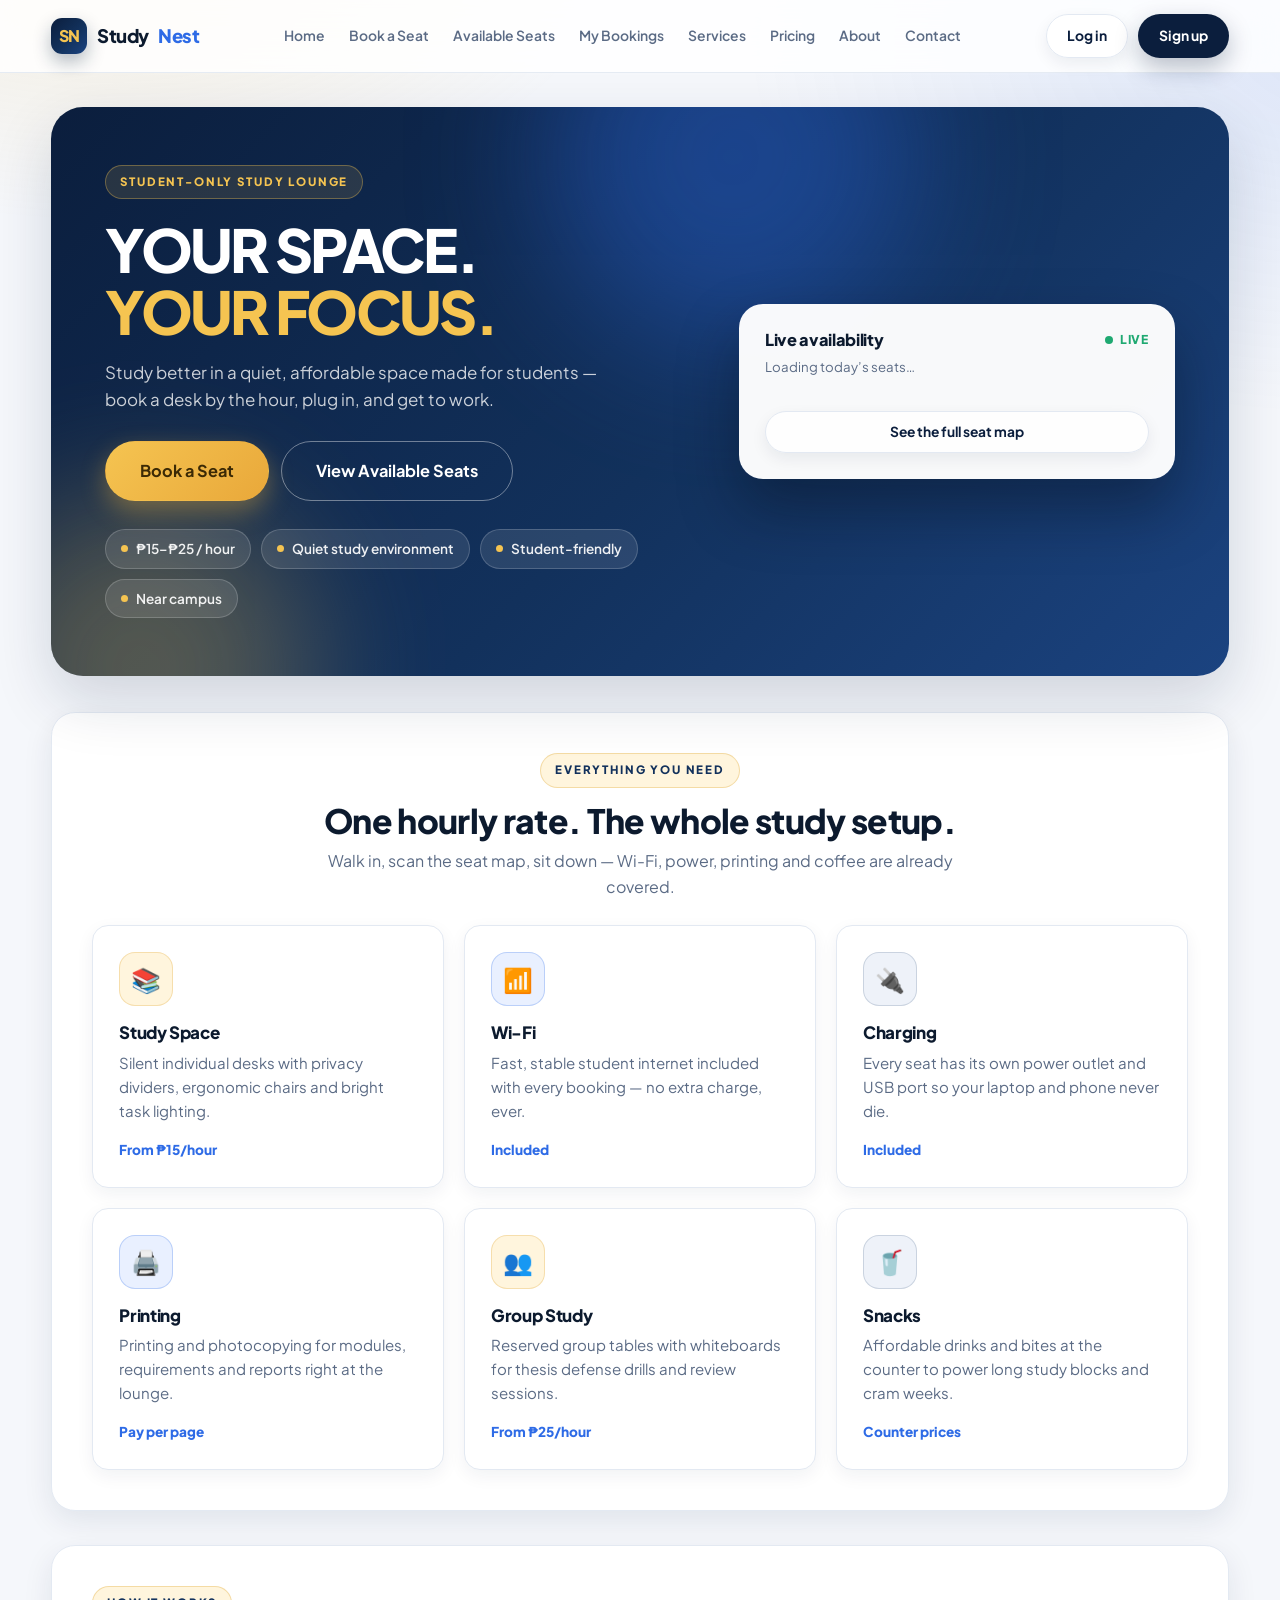
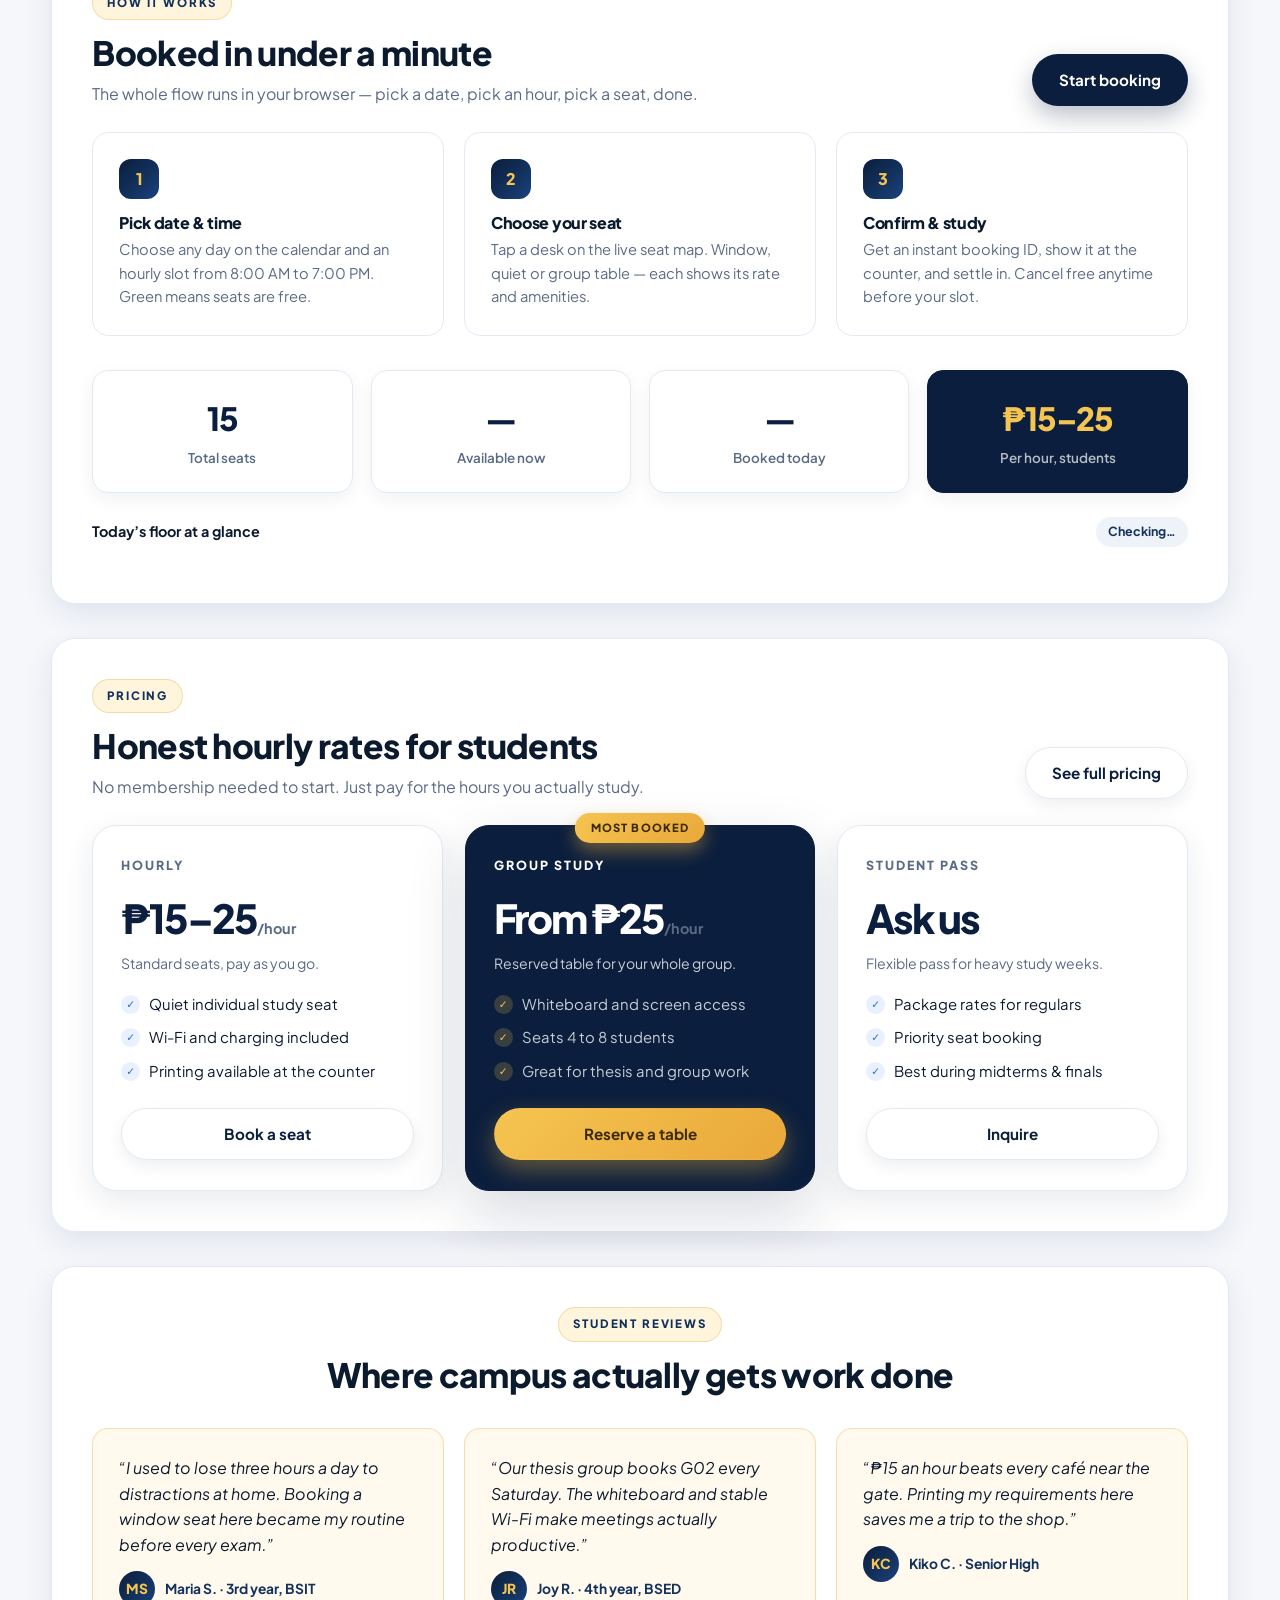
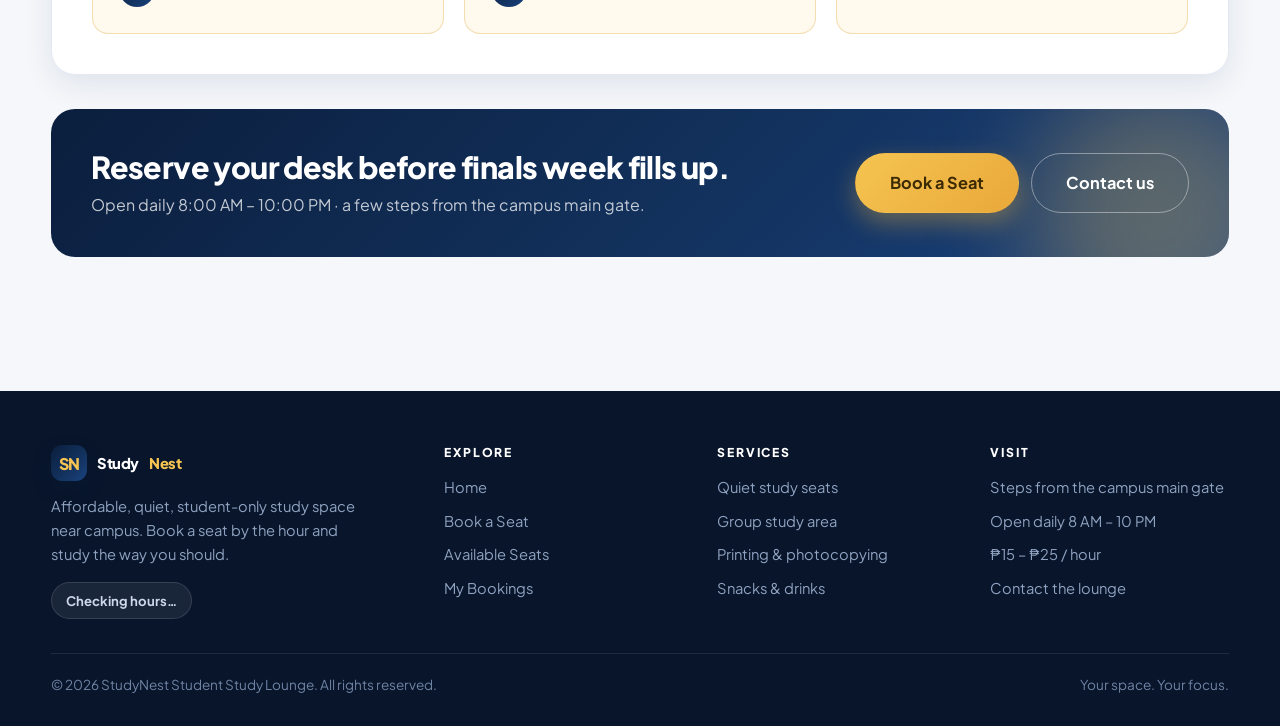
<file: AllMostBoys/index.html>
<!DOCTYPE html>
<html lang="en">
<head>
  <meta charset="UTF-8" />
  <meta name="viewport" content="width=device-width, initial-scale=1.0" />
  <title>StudyNest — Your Space. Your Focus. | Student Study Lounge Booking</title>
  <meta name="description" content="StudyNest is an affordable, student-only study lounge near campus. Book quiet study seats and group study spaces by the hour from ₱15–₱25. Wi-Fi, printing, charging and snacks included." />
  <link rel="icon" href="data:image/svg+xml,%3Csvg xmlns='http://www.w3.org/2000/svg' viewBox='0 0 64 64'%3E%3Crect width='64' height='64' rx='16' fill='%230b1e3d'/%3E%3Ctext x='32' y='42' font-family='Arial' font-size='26' font-weight='bold' fill='%23f5c451' text-anchor='middle'%3ESN%3C/text%3E%3C/svg%3E" />
  <link rel="preconnect" href="https://fonts.googleapis.com" />
  <link rel="preconnect" href="https://fonts.gstatic.com" crossorigin />
  <link href="https://fonts.googleapis.com/css2?family=Plus+Jakarta+Sans:wght@400;500;600;700;800&display=swap" rel="stylesheet" />
  <link rel="stylesheet" href="css/style.css" />
  <link rel="stylesheet" href="https://pyscript.net/releases/2026.7.3/core.css" />
  <script type="module" src="https://pyscript.net/releases/2026.7.3/core.js"></script>
</head>
<body data-page="home">

  <nav class="nav">
    <div class="container nav-inner">
      <a href="index.html" class="brand"><span class="brand-mark">SN</span>Study<span class="accent">Nest</span></a>

      <ul class="nav-links" id="nav-links">
        <li><a href="index.html" data-nav="home">Home</a></li>
        <li><a href="booking.html" data-nav="book">Book a Seat</a></li>
        <li><a href="seats.html" data-nav="seats">Available Seats</a></li>
        <li><a href="my-bookings.html" data-nav="my-bookings">My Bookings</a></li>
        <li><a href="services.html" data-nav="services">Services</a></li>
        <li><a href="pricing.html" data-nav="pricing">Pricing</a></li>
        <li><a href="about.html" data-nav="about">About</a></li>
        <li><a href="contact.html" data-nav="contact">Contact</a></li>
        <li class="mobile-cta"><a href="login.html" data-nav="login">Login / Sign Up</a></li>
      </ul>

      <div class="nav-actions" id="nav-auth">
        <a href="login.html" class="btn btn-ghost btn-sm">Log in</a>
        <a href="register.html" class="btn btn-primary btn-sm">Sign up</a>
      </div>

      <button class="nav-toggle" id="nav-toggle" type="button" aria-label="Toggle navigation" aria-expanded="false">
        <span></span><span></span><span></span>
      </button>
    </div>
  </nav>

  <header class="hero">
    <div class="container">
      <div class="hero-panel">
        <div class="hero-copy">
          <span class="eyebrow on-dark">Student-only study lounge</span>
          <h1>Your Space.<br /><span class="accent">Your Focus.</span></h1>
          <p class="hero-sub">Study better in a quiet, affordable space made for students &mdash; book a desk by the hour, plug in, and get to work.</p>

          <div class="hero-actions">
            <a href="booking.html" class="btn btn-amber btn-lg">Book a Seat</a>
            <a href="seats.html" class="btn btn-outline-light btn-lg">View Available Seats</a>
          </div>

          <div class="hero-facts">
            <span class="fact"><span class="dot"></span>&#8369;15&ndash;&#8369;25 / hour</span>
            <span class="fact"><span class="dot"></span>Quiet study environment</span>
            <span class="fact"><span class="dot"></span>Student-friendly</span>
            <span class="fact"><span class="dot"></span>Near campus</span>
          </div>
        </div>

        <aside class="hero-aside">
          <div class="hero-card">
            <div class="hero-card-head">
              <h3>Live availability</h3>
              <span class="badge-live"><span class="pulse"></span>Live</span>
            </div>
            <p class="sub" id="hero-slot-label">Loading today&rsquo;s seats&hellip;</p>
            <div id="hero-live" aria-live="polite"></div>
            <a href="seats.html" class="btn btn-ghost btn-block btn-sm mt-2">See the full seat map</a>
          </div>
        </aside>
      </div>
    </div>
  </header>

  <main class="container">

    <section class="section">
      <div class="section-card">
        <div class="section-head center">
          <div class="lead">
            <span class="eyebrow">Everything you need</span>
            <h2>One hourly rate. The whole study setup.</h2>
            <p>Walk in, scan the seat map, sit down &mdash; Wi-Fi, power, printing and coffee are already covered.</p>
          </div>
        </div>

        <div class="grid grid-3">
          <article class="card hoverable service-card">
            <div class="icon-tile">📚</div>
            <h3>Study Space</h3>
            <p>Silent individual desks with privacy dividers, ergonomic chairs and bright task lighting.</p>
            <div class="price">From ₱15/hour</div>
          </article>
          <article class="card hoverable service-card">
            <div class="icon-tile blue">📶</div>
            <h3>Wi-Fi</h3>
            <p>Fast, stable student internet included with every booking &mdash; no extra charge, ever.</p>
            <div class="price">Included</div>
          </article>
          <article class="card hoverable service-card">
            <div class="icon-tile navy">🔌</div>
            <h3>Charging</h3>
            <p>Every seat has its own power outlet and USB port so your laptop and phone never die.</p>
            <div class="price">Included</div>
          </article>
          <article class="card hoverable service-card">
            <div class="icon-tile blue">🖨️</div>
            <h3>Printing</h3>
            <p>Printing and photocopying for modules, requirements and reports right at the lounge.</p>
            <div class="price">Pay per page</div>
          </article>
          <article class="card hoverable service-card">
            <div class="icon-tile">👥</div>
            <h3>Group Study</h3>
            <p>Reserved group tables with whiteboards for thesis defense drills and review sessions.</p>
            <div class="price">From ₱25/hour</div>
          </article>
          <article class="card hoverable service-card">
            <div class="icon-tile navy">🥤</div>
            <h3>Snacks</h3>
            <p>Affordable drinks and bites at the counter to power long study blocks and cram weeks.</p>
            <div class="price">Counter prices</div>
          </article>
        </div>
      </div>
    </section>

    <section class="section">
      <div class="section-card">
        <div class="section-head">
          <div class="lead">
            <span class="eyebrow">How it works</span>
            <h2>Booked in under a minute</h2>
            <p>The whole flow runs in your browser &mdash; pick a date, pick an hour, pick a seat, done.</p>
          </div>
          <a href="booking.html" class="btn btn-primary">Start booking</a>
        </div>

        <div class="steps">
          <div class="step">
            <span class="num">1</span>
            <h3>Pick date &amp; time</h3>
            <p>Choose any day on the calendar and an hourly slot from 8:00 AM to 7:00 PM. Green means seats are free.</p>
          </div>
          <div class="step">
            <span class="num">2</span>
            <h3>Choose your seat</h3>
            <p>Tap a desk on the live seat map. Window, quiet or group table &mdash; each shows its rate and amenities.</p>
          </div>
          <div class="step">
            <span class="num">3</span>
            <h3>Confirm &amp; study</h3>
            <p>Get an instant booking ID, show it at the counter, and settle in. Cancel free anytime before your slot.</p>
          </div>
        </div>

        <div class="stat-grid mt-4" id="home-stats">
          <div class="stat-card"><span class="value" id="stat-total">15</span><span class="label">Total seats</span></div>
          <div class="stat-card"><span class="value" id="stat-available">&mdash;</span><span class="label">Available now</span></div>
          <div class="stat-card"><span class="value" id="stat-booked">&mdash;</span><span class="label">Booked today</span></div>
          <div class="stat-card accent"><span class="value">₱15&ndash;25</span><span class="label">Per hour, students</span></div>
        </div>

        <div class="mt-3">
          <div class="row between mb-2">
            <strong style="font-size:.9rem;">Today&rsquo;s floor at a glance</strong>
            <span class="pill navy" id="home-floor-label">Checking&hellip;</span>
          </div>
          <div class="chip-row" id="home-seats"></div>
        </div>
      </div>
    </section>

    <section class="section">
      <div class="section-card">
        <div class="section-head">
          <div class="lead">
            <span class="eyebrow">Pricing</span>
            <h2>Honest hourly rates for students</h2>
            <p>No membership needed to start. Just pay for the hours you actually study.</p>
          </div>
          <a href="pricing.html" class="btn btn-ghost">See full pricing</a>
        </div>

        <div class="plans">
          <div class="plan">
            <span class="plan-name">Hourly</span>
            <div class="plan-price">₱15&ndash;25<small>/hour</small></div>
            <p class="plan-desc">Standard seats, pay as you go.</p>
            <ul class="plan-list">
              <li>Quiet individual study seat</li>
              <li>Wi-Fi and charging included</li>
              <li>Printing available at the counter</li>
            </ul>
            <a href="booking.html" class="btn btn-ghost btn-block">Book a seat</a>
          </div>

          <div class="plan featured">
            <span class="plan-flag">Most booked</span>
            <span class="plan-name">Group Study</span>
            <div class="plan-price">From ₱25<small>/hour</small></div>
            <p class="plan-desc">Reserved table for your whole group.</p>
            <ul class="plan-list">
              <li>Whiteboard and screen access</li>
              <li>Seats 4 to 8 students</li>
              <li>Great for thesis and group work</li>
            </ul>
            <a href="booking.html" class="btn btn-amber btn-block">Reserve a table</a>
          </div>

          <div class="plan">
            <span class="plan-name">Student Pass</span>
            <div class="plan-price">Ask us</div>
            <p class="plan-desc">Flexible pass for heavy study weeks.</p>
            <ul class="plan-list">
              <li>Package rates for regulars</li>
              <li>Priority seat booking</li>
              <li>Best during midterms &amp; finals</li>
            </ul>
            <a href="contact.html" class="btn btn-ghost btn-block">Inquire</a>
          </div>
        </div>
      </div>
    </section>

    <section class="section">
      <div class="section-card">
        <div class="section-head center">
          <div class="lead">
            <span class="eyebrow">Student reviews</span>
            <h2>Where campus actually gets work done</h2>
          </div>
        </div>
        <div class="grid grid-3">
          <div class="quote">
            <p>&ldquo;I used to lose three hours a day to distractions at home. Booking a window seat here became my routine before every exam.&rdquo;</p>
            <div class="who"><span class="av">MS</span> Maria S. &middot; 3rd year, BSIT</div>
          </div>
          <div class="quote">
            <p>&ldquo;Our thesis group books G02 every Saturday. The whiteboard and stable Wi-Fi make meetings actually productive.&rdquo;</p>
            <div class="who"><span class="av">JR</span> Joy R. &middot; 4th year, BSED</div>
          </div>
          <div class="quote">
            <p>&ldquo;₱15 an hour beats every café near the gate. Printing my requirements here saves me a trip to the shop.&rdquo;</p>
            <div class="who"><span class="av">KC</span> Kiko C. &middot; Senior High</div>
          </div>
        </div>
      </div>
    </section>

    <section class="section">
      <div class="cta-band">
        <div>
          <h2>Reserve your desk before finals week fills up.</h2>
          <p>Open daily 8:00 AM &ndash; 10:00 PM &middot; a few steps from the campus main gate.</p>
        </div>
        <div class="cta-actions">
          <a href="booking.html" class="btn btn-amber btn-lg">Book a Seat</a>
          <a href="contact.html" class="btn btn-outline-light btn-lg">Contact us</a>
        </div>
      </div>
    </section>

  </main>

  <footer class="footer">
    <div class="container footer-grid">
      <div class="footer-brand">
        <a href="index.html" class="brand"><span class="brand-mark">SN</span>Study<span class="accent">Nest</span></a>
        <p>Affordable, quiet, student-only study space near campus. Book a seat by the hour and study the way you should.</p>
        <span class="footer-status js-status">Checking hours&hellip;</span>
      </div>

      <div class="footer-col">
        <h4>Explore</h4>
        <ul>
          <li><a href="index.html">Home</a></li>
          <li><a href="booking.html">Book a Seat</a></li>
          <li><a href="seats.html">Available Seats</a></li>
          <li><a href="my-bookings.html">My Bookings</a></li>
        </ul>
      </div>

      <div class="footer-col">
        <h4>Services</h4>
        <ul>
          <li><a href="services.html">Quiet study seats</a></li>
          <li><a href="services.html">Group study area</a></li>
          <li><a href="services.html">Printing &amp; photocopying</a></li>
          <li><a href="services.html">Snacks &amp; drinks</a></li>
        </ul>
      </div>

      <div class="footer-col">
        <h4>Visit</h4>
        <ul>
          <li>Steps from the campus main gate</li>
          <li>Open daily 8 AM &ndash; 10 PM</li>
          <li>&#8369;15 &ndash; &#8369;25 / hour</li>
          <li><a href="contact.html">Contact the lounge</a></li>
        </ul>
      </div>
    </div>

    <div class="container footer-bottom">
      <p>&copy; 2026 StudyNest Student Study Lounge. All rights reserved.</p>
      <p>Your space. Your focus.</p>
    </div>
  </footer>

  <div class="toast-host"></div>
  <div class="modal-root"></div>

  <script type="py" src="./py/main.py" config="./pyscript.json"></script>
</body>
</html>
</file>
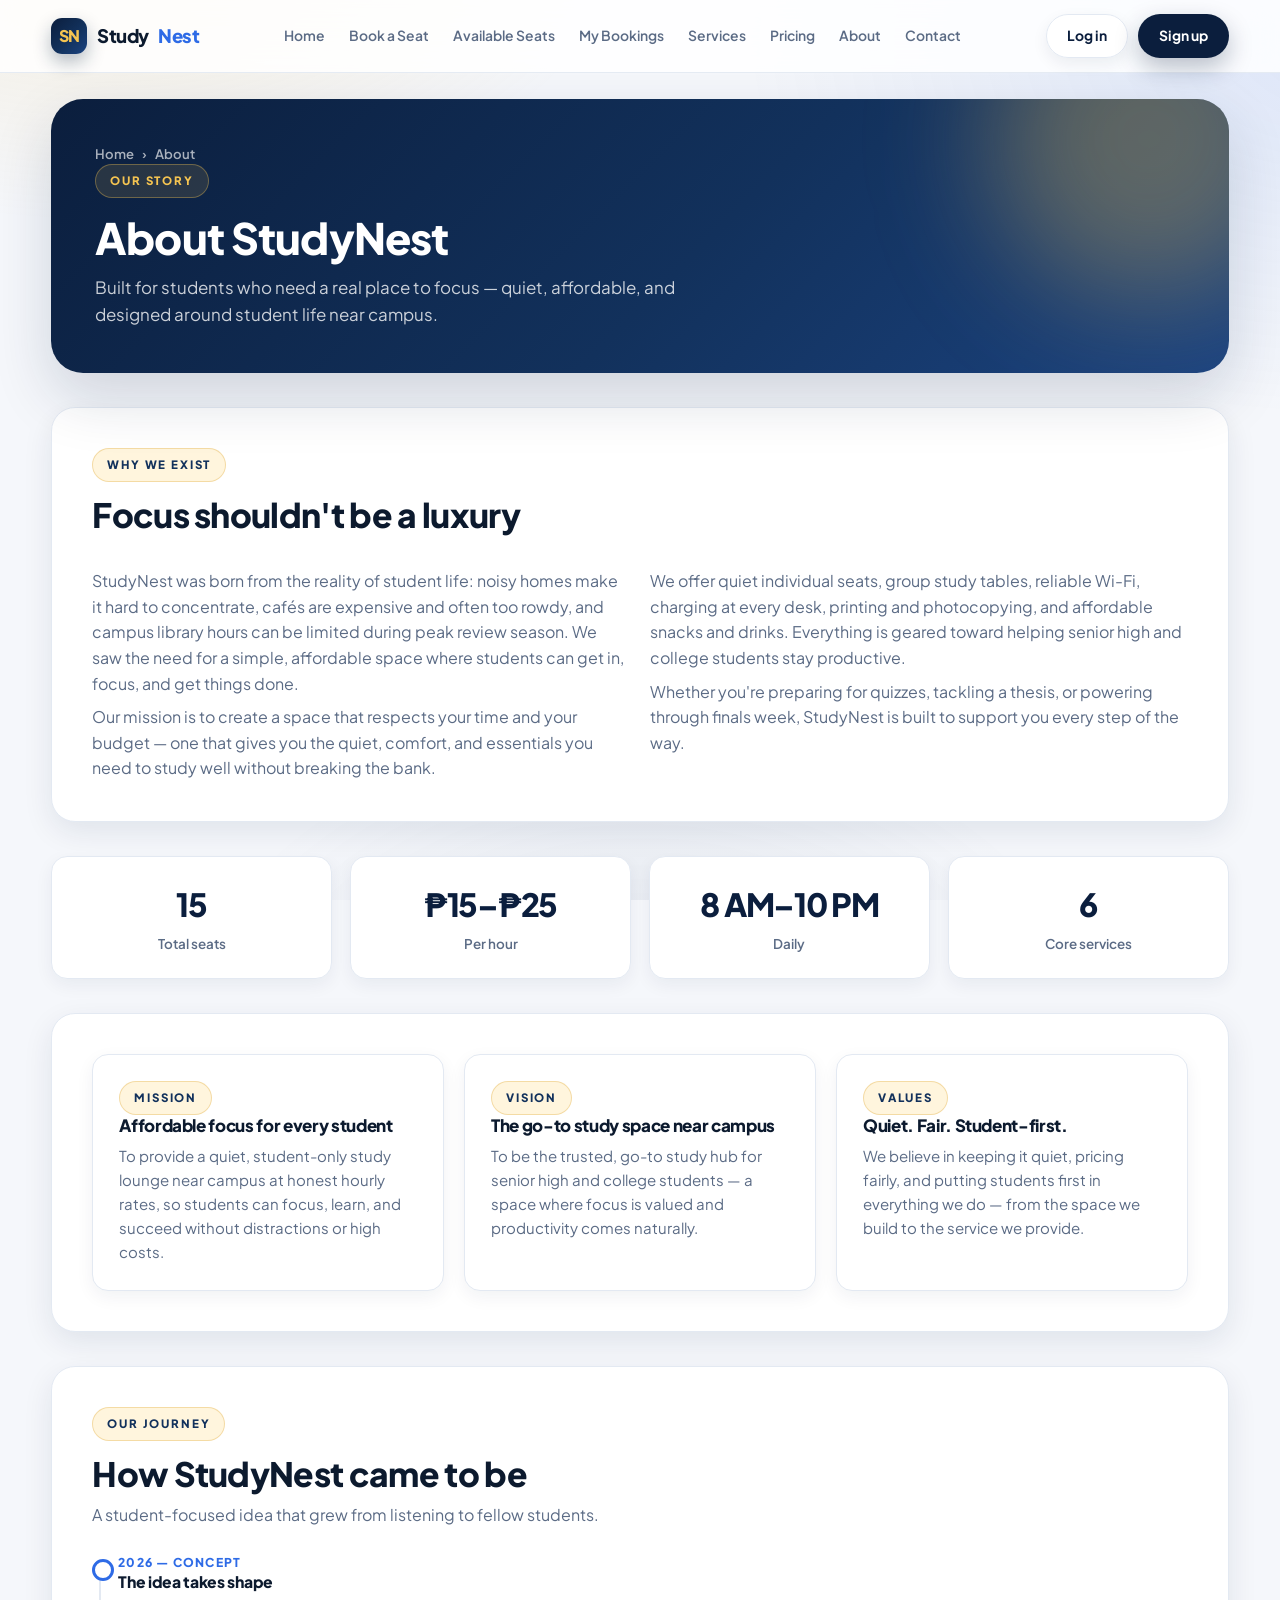
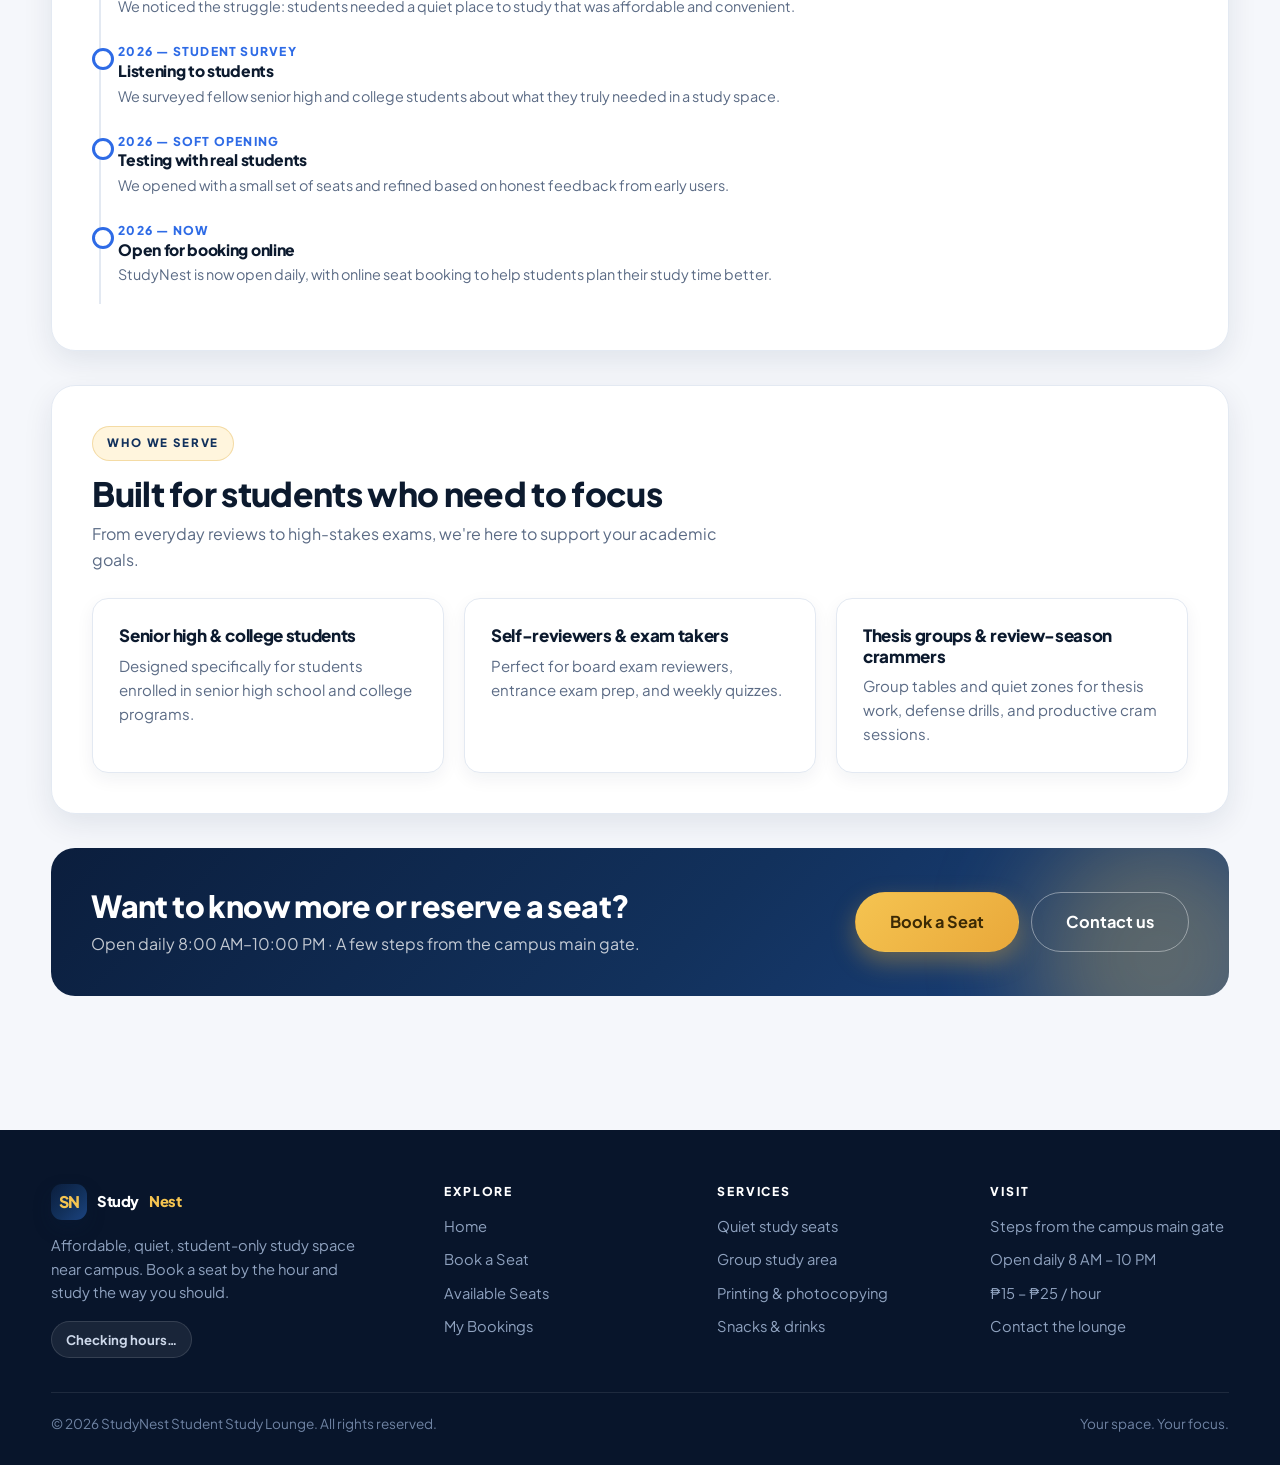
<file: AllMostBoys/about.html>
<!DOCTYPE html>
<html lang="en">
<head>
  <meta charset="UTF-8" />
  <meta name="viewport" content="width=device-width, initial-scale=1.0" />
  <title>About — StudyNest Student Study Lounge</title>
  <meta name="description" content="About StudyNest: built for students who need a real place to focus. Quiet, affordable, student-only near campus. Open 8 AM–10 PM daily from ₱15–₱25/hour." />
  <link rel="icon" href="data:image/svg+xml,%3Csvg xmlns='http://www.w3.org/2000/svg' viewBox='0 0 64 64'%3E%3Crect width='64' height='64' rx='16' fill='%230b1e3d'/%3E%3Ctext x='32' y='42' font-family='Arial' font-size='26' font-weight='bold' fill='%23f5c451' text-anchor='middle'%3ESN%3C/text%3E%3C/svg%3E" />
  <link rel="preconnect" href="https://fonts.googleapis.com" />
  <link rel="preconnect" href="https://fonts.gstatic.com" crossorigin />
  <link href="https://fonts.googleapis.com/css2?family=Plus+Jakarta+Sans:wght@400;500;600;700;800&display=swap" rel="stylesheet" />
  <link rel="stylesheet" href="css/style.css" />
  <link rel="stylesheet" href="css/pages.css" />
  <link rel="stylesheet" href="https://pyscript.net/releases/2026.7.3/core.css" />
  <script type="module" src="https://pyscript.net/releases/2026.7.3/core.js"></script>
</head>
<body data-page="about">

  <nav class="nav">
    <div class="container nav-inner">
      <a href="index.html" class="brand"><span class="brand-mark">SN</span>Study<span class="accent">Nest</span></a>

      <ul class="nav-links" id="nav-links">
        <li><a href="index.html" data-nav="home">Home</a></li>
        <li><a href="booking.html" data-nav="book">Book a Seat</a></li>
        <li><a href="seats.html" data-nav="seats">Available Seats</a></li>
        <li><a href="my-bookings.html" data-nav="my-bookings">My Bookings</a></li>
        <li><a href="services.html" data-nav="services">Services</a></li>
        <li><a href="pricing.html" data-nav="pricing">Pricing</a></li>
        <li><a href="about.html" data-nav="about">About</a></li>
        <li><a href="contact.html" data-nav="contact">Contact</a></li>
        <li class="mobile-cta"><a href="login.html" data-nav="login">Login / Sign Up</a></li>
      </ul>

      <div class="nav-actions" id="nav-auth">
        <a href="login.html" class="btn btn-ghost btn-sm">Log in</a>
        <a href="register.html" class="btn btn-primary btn-sm">Sign up</a>
      </div>

      <button class="nav-toggle" id="nav-toggle" type="button" aria-label="Toggle navigation" aria-expanded="false">
        <span></span><span></span><span></span>
      </button>
    </div>
  </nav>

  <main class="container">
    <section class="section">
      <div class="page-hero">
        <div class="breadcrumb">
          <a href="index.html">Home</a>
          <span>›</span>
          <span>About</span>
        </div>
        <span class="eyebrow on-dark">Our story</span>
        <h1>About StudyNest</h1>
        <p class="hero-sub">Built for students who need a real place to focus — quiet, affordable, and designed around student life near campus.</p>
      </div>
    </section>

    <section class="section">
      <div class="section-card">
        <div class="section-head">
          <div class="lead">
            <span class="eyebrow">Why we exist</span>
            <h2>Focus shouldn't be a luxury</h2>
          </div>
        </div>
        <div class="grid grid-2">
          <div>
            <p>StudyNest was born from the reality of student life: noisy homes make it hard to concentrate, cafés are expensive and often too rowdy, and campus library hours can be limited during peak review season. We saw the need for a simple, affordable space where students can get in, focus, and get things done.</p>
            <p class="mt-1">Our mission is to create a space that respects your time and your budget — one that gives you the quiet, comfort, and essentials you need to study well without breaking the bank.</p>
          </div>
          <div>
            <p>We offer quiet individual seats, group study tables, reliable Wi-Fi, charging at every desk, printing and photocopying, and affordable snacks and drinks. Everything is geared toward helping senior high and college students stay productive.</p>
            <p class="mt-1">Whether you're preparing for quizzes, tackling a thesis, or powering through finals week, StudyNest is built to support you every step of the way.</p>
          </div>
        </div>
      </div>
    </section>

    <section class="section">
      <div class="stat-grid">
        <div class="stat-card"><span class="value">15</span><span class="label">Total seats</span></div>
        <div class="stat-card"><span class="value">₱15–₱25</span><span class="label">Per hour</span></div>
        <div class="stat-card"><span class="value">8 AM–10 PM</span><span class="label">Daily</span></div>
        <div class="stat-card"><span class="value">6</span><span class="label">Core services</span></div>
      </div>
    </section>

    <section class="section">
      <div class="section-card">
        <div class="grid grid-3">
          <div class="card">
            <span class="eyebrow">Mission</span>
            <h3>Affordable focus for every student</h3>
            <p>To provide a quiet, student-only study lounge near campus at honest hourly rates, so students can focus, learn, and succeed without distractions or high costs.</p>
          </div>
          <div class="card">
            <span class="eyebrow">Vision</span>
            <h3>The go-to study space near campus</h3>
            <p>To be the trusted, go-to study hub for senior high and college students — a space where focus is valued and productivity comes naturally.</p>
          </div>
          <div class="card">
            <span class="eyebrow">Values</span>
            <h3>Quiet. Fair. Student-first.</h3>
            <p>We believe in keeping it quiet, pricing fairly, and putting students first in everything we do — from the space we build to the service we provide.</p>
          </div>
        </div>
      </div>
    </section>

    <section class="section">
      <div class="section-card">
        <div class="section-head">
          <div class="lead">
            <span class="eyebrow">Our journey</span>
            <h2>How StudyNest came to be</h2>
            <p>A student-focused idea that grew from listening to fellow students.</p>
          </div>
        </div>
        <div class="timeline">
          <div class="t-item">
            <div class="when">2026 — Concept</div>
            <h4>The idea takes shape</h4>
            <p>We noticed the struggle: students needed a quiet place to study that was affordable and convenient.</p>
          </div>
          <div class="t-item">
            <div class="when">2026 — Student survey</div>
            <h4>Listening to students</h4>
            <p>We surveyed fellow senior high and college students about what they truly needed in a study space.</p>
          </div>
          <div class="t-item">
            <div class="when">2026 — Soft opening</div>
            <h4>Testing with real students</h4>
            <p>We opened with a small set of seats and refined based on honest feedback from early users.</p>
          </div>
          <div class="t-item">
            <div class="when">2026 — Now</div>
            <h4>Open for booking online</h4>
            <p>StudyNest is now open daily, with online seat booking to help students plan their study time better.</p>
          </div>
        </div>
      </div>
    </section>

    <section class="section">
      <div class="section-card">
        <div class="section-head">
          <div class="lead">
            <span class="eyebrow">Who we serve</span>
            <h2>Built for students who need to focus</h2>
            <p>From everyday reviews to high-stakes exams, we're here to support your academic goals.</p>
          </div>
        </div>
        <div class="grid grid-3">
          <div class="card">
            <h3>Senior high & college students</h3>
            <p>Designed specifically for students enrolled in senior high school and college programs.</p>
          </div>
          <div class="card">
            <h3>Self-reviewers & exam takers</h3>
            <p>Perfect for board exam reviewers, entrance exam prep, and weekly quizzes.</p>
          </div>
          <div class="card">
            <h3>Thesis groups & review-season crammers</h3>
            <p>Group tables and quiet zones for thesis work, defense drills, and productive cram sessions.</p>
          </div>
        </div>
      </div>
    </section>

    <section class="section">
      <div class="cta-band">
        <div>
          <h2>Want to know more or reserve a seat?</h2>
          <p>Open daily 8:00 AM–10:00 PM · A few steps from the campus main gate.</p>
        </div>
        <div class="cta-actions">
          <a href="booking.html" class="btn btn-amber btn-lg">Book a Seat</a>
          <a href="contact.html" class="btn btn-outline-light btn-lg">Contact us</a>
        </div>
      </div>
    </section>
  </main>

  <footer class="footer">
    <div class="container footer-grid">
      <div class="footer-brand">
        <a href="index.html" class="brand"><span class="brand-mark">SN</span>Study<span class="accent">Nest</span></a>
        <p>Affordable, quiet, student-only study space near campus. Book a seat by the hour and study the way you should.</p>
        <span class="footer-status js-status">Checking hours…</span>
      </div>

      <div class="footer-col">
        <h4>Explore</h4>
        <ul>
          <li><a href="index.html">Home</a></li>
          <li><a href="booking.html">Book a Seat</a></li>
          <li><a href="seats.html">Available Seats</a></li>
          <li><a href="my-bookings.html">My Bookings</a></li>
        </ul>
      </div>

      <div class="footer-col">
        <h4>Services</h4>
        <ul>
          <li><a href="services.html">Quiet study seats</a></li>
          <li><a href="services.html">Group study area</a></li>
          <li><a href="services.html">Printing &amp; photocopying</a></li>
          <li><a href="services.html">Snacks &amp; drinks</a></li>
        </ul>
      </div>

      <div class="footer-col">
        <h4>Visit</h4>
        <ul>
          <li>Steps from the campus main gate</li>
          <li>Open daily 8 AM – 10 PM</li>
          <li>₱15 – ₱25 / hour</li>
          <li><a href="contact.html">Contact the lounge</a></li>
        </ul>
      </div>
    </div>

    <div class="container footer-bottom">
      <p>© 2026 StudyNest Student Study Lounge. All rights reserved.</p>
      <p>Your space. Your focus.</p>
    </div>
  </footer>

  <div class="toast-host"></div>
  <div class="modal-root"></div>

  <script type="py" src="./py/main.py" config="./pyscript.json"></script>
</body>
</html>
</file>
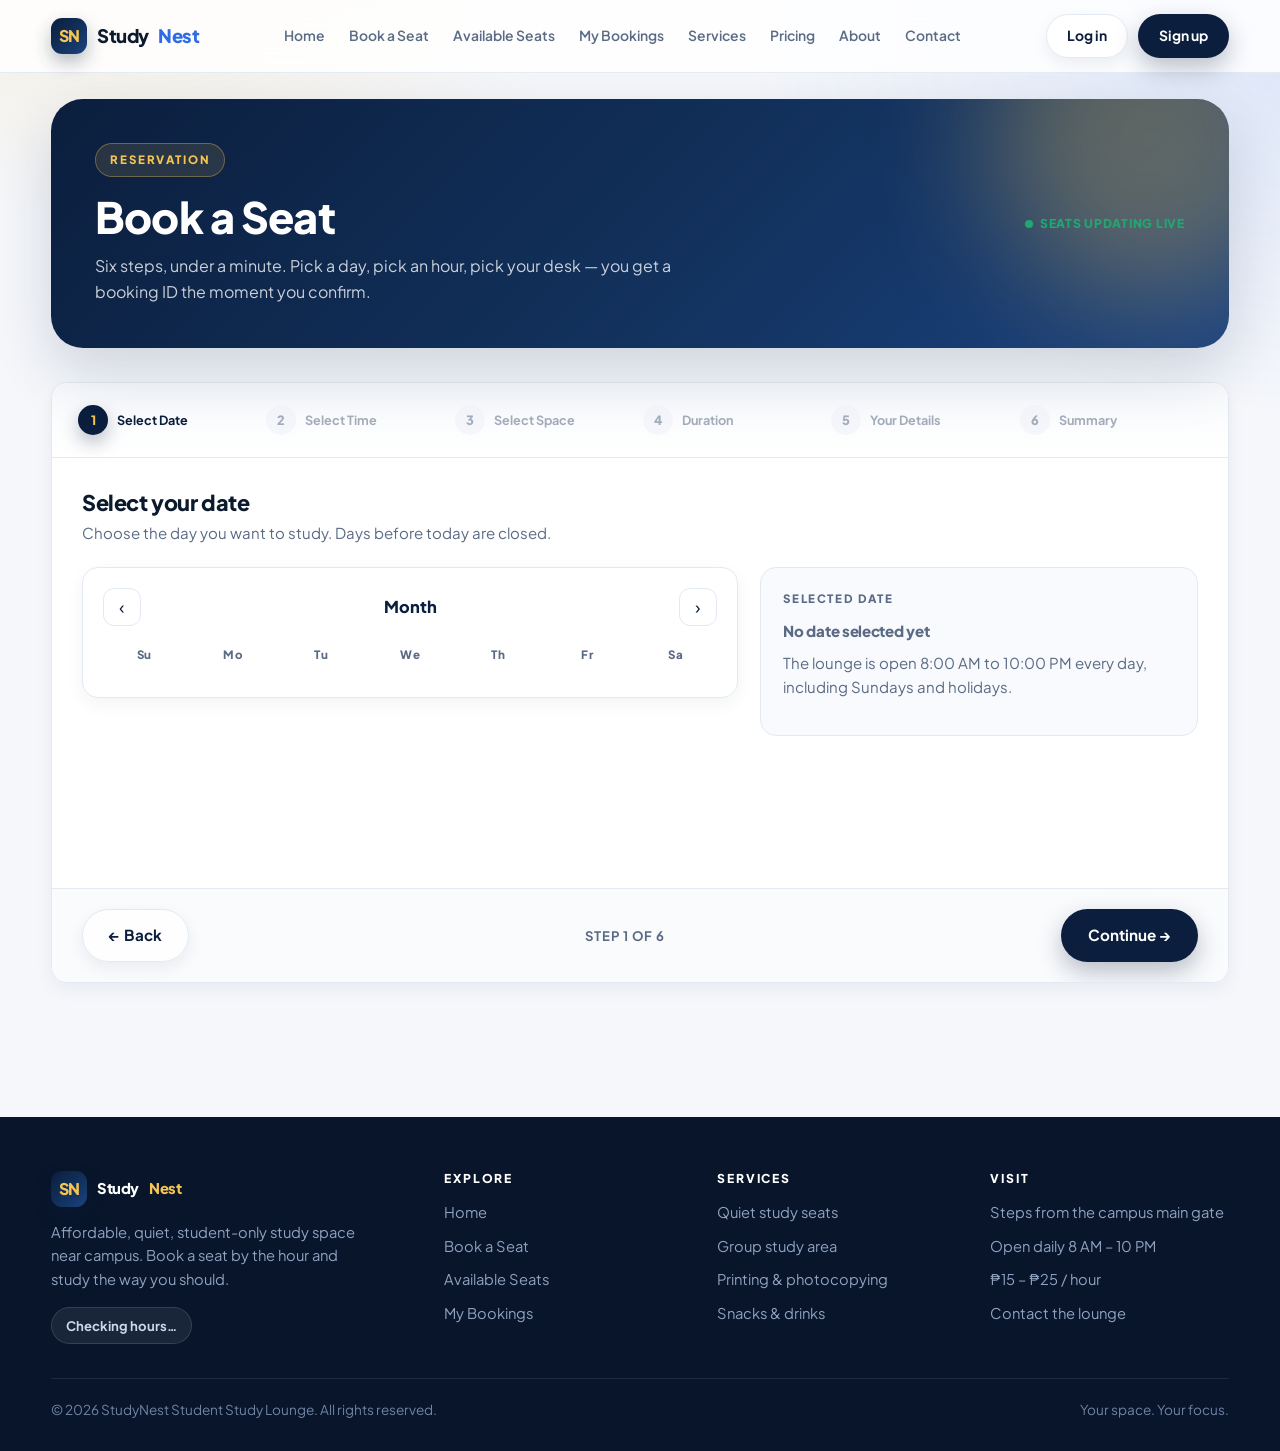
<file: AllMostBoys/booking.html>
<!DOCTYPE html>
<html lang="en">
<head>
  <meta charset="UTF-8" />
  <meta name="viewport" content="width=device-width, initial-scale=1.0" />
  <title>Book a Seat — 6-Step Reservation | StudyNest</title>
  <meta name="description" content="Reserve a StudyNest study seat or group table in six quick steps: date, time, seat, duration, details and instant confirmation with a booking ID." />
  <link rel="icon" href="data:image/svg+xml,%3Csvg xmlns='http://www.w3.org/2000/svg' viewBox='0 0 64 64'%3E%3Crect width='64' height='64' rx='16' fill='%230b1e3d'/%3E%3Ctext x='32' y='42' font-family='Arial' font-size='26' font-weight='bold' fill='%23f5c451' text-anchor='middle'%3ESN%3C/text%3E%3C/svg%3E" />
  <link rel="preconnect" href="https://fonts.googleapis.com" />
  <link rel="preconnect" href="https://fonts.gstatic.com" crossorigin />
  <link href="https://fonts.googleapis.com/css2?family=Plus+Jakarta+Sans:wght@400;500;600;700;800&display=swap" rel="stylesheet" />
  <link rel="stylesheet" href="css/style.css" />
  <link rel="stylesheet" href="css/booking.css" />
  <link rel="stylesheet" href="https://pyscript.net/releases/2026.7.3/core.css" />
  <script type="module" src="https://pyscript.net/releases/2026.7.3/core.js"></script>
</head>
<body data-page="book">

  <nav class="nav">
    <div class="container nav-inner">
      <a href="index.html" class="brand"><span class="brand-mark">SN</span>Study<span class="accent">Nest</span></a>

      <ul class="nav-links" id="nav-links">
        <li><a href="index.html" data-nav="home">Home</a></li>
        <li><a href="booking.html" data-nav="book">Book a Seat</a></li>
        <li><a href="seats.html" data-nav="seats">Available Seats</a></li>
        <li><a href="my-bookings.html" data-nav="my-bookings">My Bookings</a></li>
        <li><a href="services.html" data-nav="services">Services</a></li>
        <li><a href="pricing.html" data-nav="pricing">Pricing</a></li>
        <li><a href="about.html" data-nav="about">About</a></li>
        <li><a href="contact.html" data-nav="contact">Contact</a></li>
        <li class="mobile-cta"><a href="login.html" data-nav="login">Login / Sign Up</a></li>
      </ul>

      <div class="nav-actions" id="nav-auth">
        <a href="login.html" class="btn btn-ghost btn-sm">Log in</a>
        <a href="register.html" class="btn btn-primary btn-sm">Sign up</a>
      </div>

      <button class="nav-toggle" id="nav-toggle" type="button" aria-label="Toggle navigation" aria-expanded="false">
        <span></span><span></span><span></span>
      </button>
    </div>
  </nav>

  <main class="container">

    <section class="section">
      <div class="page-hero">
        <div class="row between">
          <div>
            <span class="eyebrow on-dark">Reservation</span>
            <h1>Book a Seat</h1>
            <p>Six steps, under a minute. Pick a day, pick an hour, pick your desk &mdash; you get a booking ID the moment you confirm.</p>
          </div>
          <span class="badge-live"><span class="pulse"></span>Seats updating live</span>
        </div>
      </div>
    </section>

    <section class="section">
      <div class="card wizard" id="wizard">

        <ol class="stepper" id="stepper">
          <li class="step-dot is-active" data-step="1"><span class="dot">1</span><span class="txt">Select Date</span></li>
          <li class="step-dot" data-step="2"><span class="dot">2</span><span class="txt">Select Time</span></li>
          <li class="step-dot" data-step="3"><span class="dot">3</span><span class="txt">Select Space</span></li>
          <li class="step-dot" data-step="4"><span class="dot">4</span><span class="txt">Duration</span></li>
          <li class="step-dot" data-step="5"><span class="dot">5</span><span class="txt">Your Details</span></li>
          <li class="step-dot" data-step="6"><span class="dot">6</span><span class="txt">Summary</span></li>
        </ol>

        <div class="wizard-body">

          <div class="step-panel" data-panel="1">
            <div class="panel-head">
              <h2>Select your date</h2>
              <p>Choose the day you want to study. Days before today are closed.</p>
            </div>
            <div class="book-layout">
              <div class="cal">
                <div class="cal-nav">
                  <button type="button" class="cal-nav-btn" data-dir="-1" aria-label="Previous month">&#8249;</button>
                  <span class="cal-label" id="cal-label">Month</span>
                  <button type="button" class="cal-nav-btn" data-dir="1" aria-label="Next month">&#8250;</button>
                </div>
                <div class="cal-head">
                  <span>Su</span><span>Mo</span><span>Tu</span><span>We</span><span>Th</span><span>Fr</span><span>Sa</span>
                </div>
                <div class="cal-grid" id="cal-grid"></div>
              </div>
              <div class="side-box">
                <span class="side-label">Selected date</span>
                <p class="side-value" id="date-chosen">No date selected yet</p>
                <p class="side-note">The lounge is open 8:00 AM to 10:00 PM every day, including Sundays and holidays.</p>
                <div class="side-mini" id="date-hint"></div>
              </div>
            </div>
          </div>

          <div class="step-panel hidden" data-panel="2">
            <div class="panel-head">
              <h2>Select a time slot</h2>
              <p id="slot-context">Hourly slots from 8:00 AM to 7:00 PM.</p>
            </div>
            <div class="legend mb-3">
              <span><i class="l-ok"></i>Available</span>
              <span><i class="l-warn"></i>Almost Full</span>
              <span><i class="l-bad"></i>Fully Booked</span>
            </div>
            <div class="slot-grid" id="slot-grid"></div>
            <div class="chosen mt-3" id="slot-chosen">No time selected yet</div>
          </div>

          <div class="step-panel hidden" data-panel="3">
            <div class="panel-head">
              <h2>Select your study space</h2>
              <p id="seat-context">Tap a desk to see its rate and amenities.</p>
            </div>
            <div class="book-layout">
              <div>
                <div id="floor-map"></div>
                <div class="legend mt-3">
                  <span><i class="l-ok"></i>Available</span>
                  <span><i class="l-warn"></i>Reserved</span>
                  <span><i class="l-bad"></i>Occupied</span>
                  <span><i class="l-sel"></i>Selected</span>
                </div>
              </div>
              <aside class="side-box">
                <span class="side-label">Your seat</span>
                <div id="seat-detail">
                  <p class="side-note">Nothing selected yet. Green desks on the floor plan are free for your chosen date and time.</p>
                </div>
              </aside>
            </div>
          </div>

          <div class="step-panel hidden" data-panel="4">
            <div class="panel-head">
              <h2>How long are you staying?</h2>
              <p>Extended sessions can run past closing time, so longer options may be locked.</p>
            </div>
            <div class="dur-grid" id="duration-grid"></div>
            <div class="price-preview" id="price-preview"></div>
          </div>

          <div class="step-panel hidden" data-panel="5">
            <div class="panel-head">
              <h2>Your details</h2>
              <p>We only use these to hold your seat and reach you if the lounge needs to.</p>
            </div>
            <div class="alert err hidden" id="form-alert"></div>
            <div class="form-grid cols-2">
              <div class="field">
                <label for="b-name">Full Name <span class="req">*</span></label>
                <input class="input" id="b-name" type="text" placeholder="Juan Dela Cruz" autocomplete="name" />
                <span class="err" id="e-name"></span>
              </div>
              <div class="field">
                <label for="b-email">Email <span class="req">*</span></label>
                <input class="input" id="b-email" type="email" placeholder="juan@student.edu.ph" autocomplete="email" />
                <span class="err" id="e-email"></span>
              </div>
              <div class="field">
                <label for="b-phone">Phone Number <span class="req">*</span></label>
                <input class="input" id="b-phone" type="tel" placeholder="09XX XXX XXXX" autocomplete="tel" />
                <span class="err" id="e-phone"></span>
              </div>
              <div class="field">
                <label for="b-sid">Student ID <span class="hint">(optional)</span></label>
                <input class="input" id="b-sid" type="text" placeholder="2026-00415" />
                <span class="err"></span>
              </div>
              <div class="field">
                <label for="b-people">Number of People <span class="req">*</span></label>
                <input class="input" id="b-people" type="number" min="1" step="1" value="1" />
                <span class="hint" id="people-hint">Individual seats fit 1 student.</span>
                <span class="err" id="e-people"></span>
              </div>
              <div class="field">
                <label>Seat summary</label>
                <p class="side-note" id="info-seat">—</p>
              </div>
            </div>
          </div>

          <div class="step-panel hidden" data-panel="6">
            <div class="panel-head">
              <h2>Booking summary</h2>
              <p>Check everything once more, then confirm to lock the seat.</p>
            </div>
            <div class="summary-wrap">
              <div class="summary" id="summary"></div>
              <aside class="side-box">
                <span class="side-label">Add-ons</span>
                <label class="check mb-2"><input type="checkbox" id="add-printing" /> Printing pack &mdash; &#8369;20 (10 pages + binding)</label>
                <label class="check"><input type="checkbox" id="add-snacks" /> Snack combo &mdash; &#8369;25 (drink + instant noodles)</label>
                <p class="side-note mt-2">Add-ons are paid together at the counter when you arrive.</p>
              </aside>
            </div>
            <div class="alert warn mt-3" id="confirm-note">Your seat is held the moment you press confirm. Free cancellation any time before your slot starts.</div>
            <button type="button" class="btn btn-amber btn-lg btn-block mt-3" id="confirm-book">Confirm Booking</button>
          </div>

        </div>

        <div class="wizard-foot">
          <button type="button" class="btn btn-ghost" id="step-back">&#8592; Back</button>
          <span class="step-count" id="step-count">Step 1 of 6</span>
          <button type="button" class="btn btn-primary" id="step-next">Continue &#8594;</button>
        </div>
      </div>

      <div class="card confirm-view hidden" id="confirm-view"></div>
    </section>

  </main>

  <footer class="footer">
    <div class="container footer-grid">
      <div class="footer-brand">
        <a href="index.html" class="brand"><span class="brand-mark">SN</span>Study<span class="accent">Nest</span></a>
        <p>Affordable, quiet, student-only study space near campus. Book a seat by the hour and study the way you should.</p>
        <span class="footer-status js-status">Checking hours&hellip;</span>
      </div>

      <div class="footer-col">
        <h4>Explore</h4>
        <ul>
          <li><a href="index.html">Home</a></li>
          <li><a href="booking.html">Book a Seat</a></li>
          <li><a href="seats.html">Available Seats</a></li>
          <li><a href="my-bookings.html">My Bookings</a></li>
        </ul>
      </div>

      <div class="footer-col">
        <h4>Services</h4>
        <ul>
          <li><a href="services.html">Quiet study seats</a></li>
          <li><a href="services.html">Group study area</a></li>
          <li><a href="services.html">Printing &amp; photocopying</a></li>
          <li><a href="services.html">Snacks &amp; drinks</a></li>
        </ul>
      </div>

      <div class="footer-col">
        <h4>Visit</h4>
        <ul>
          <li>Steps from the campus main gate</li>
          <li>Open daily 8 AM &ndash; 10 PM</li>
          <li>&#8369;15 &ndash; &#8369;25 / hour</li>
          <li><a href="contact.html">Contact the lounge</a></li>
        </ul>
      </div>
    </div>

    <div class="container footer-bottom">
      <p>&copy; 2026 StudyNest Student Study Lounge. All rights reserved.</p>
      <p>Your space. Your focus.</p>
    </div>
  </footer>

  <div class="toast-host"></div>
  <div class="modal-root"></div>

  <script type="py" src="./py/booking.py" config="./pyscript.json"></script>
</body>
</html>
</file>
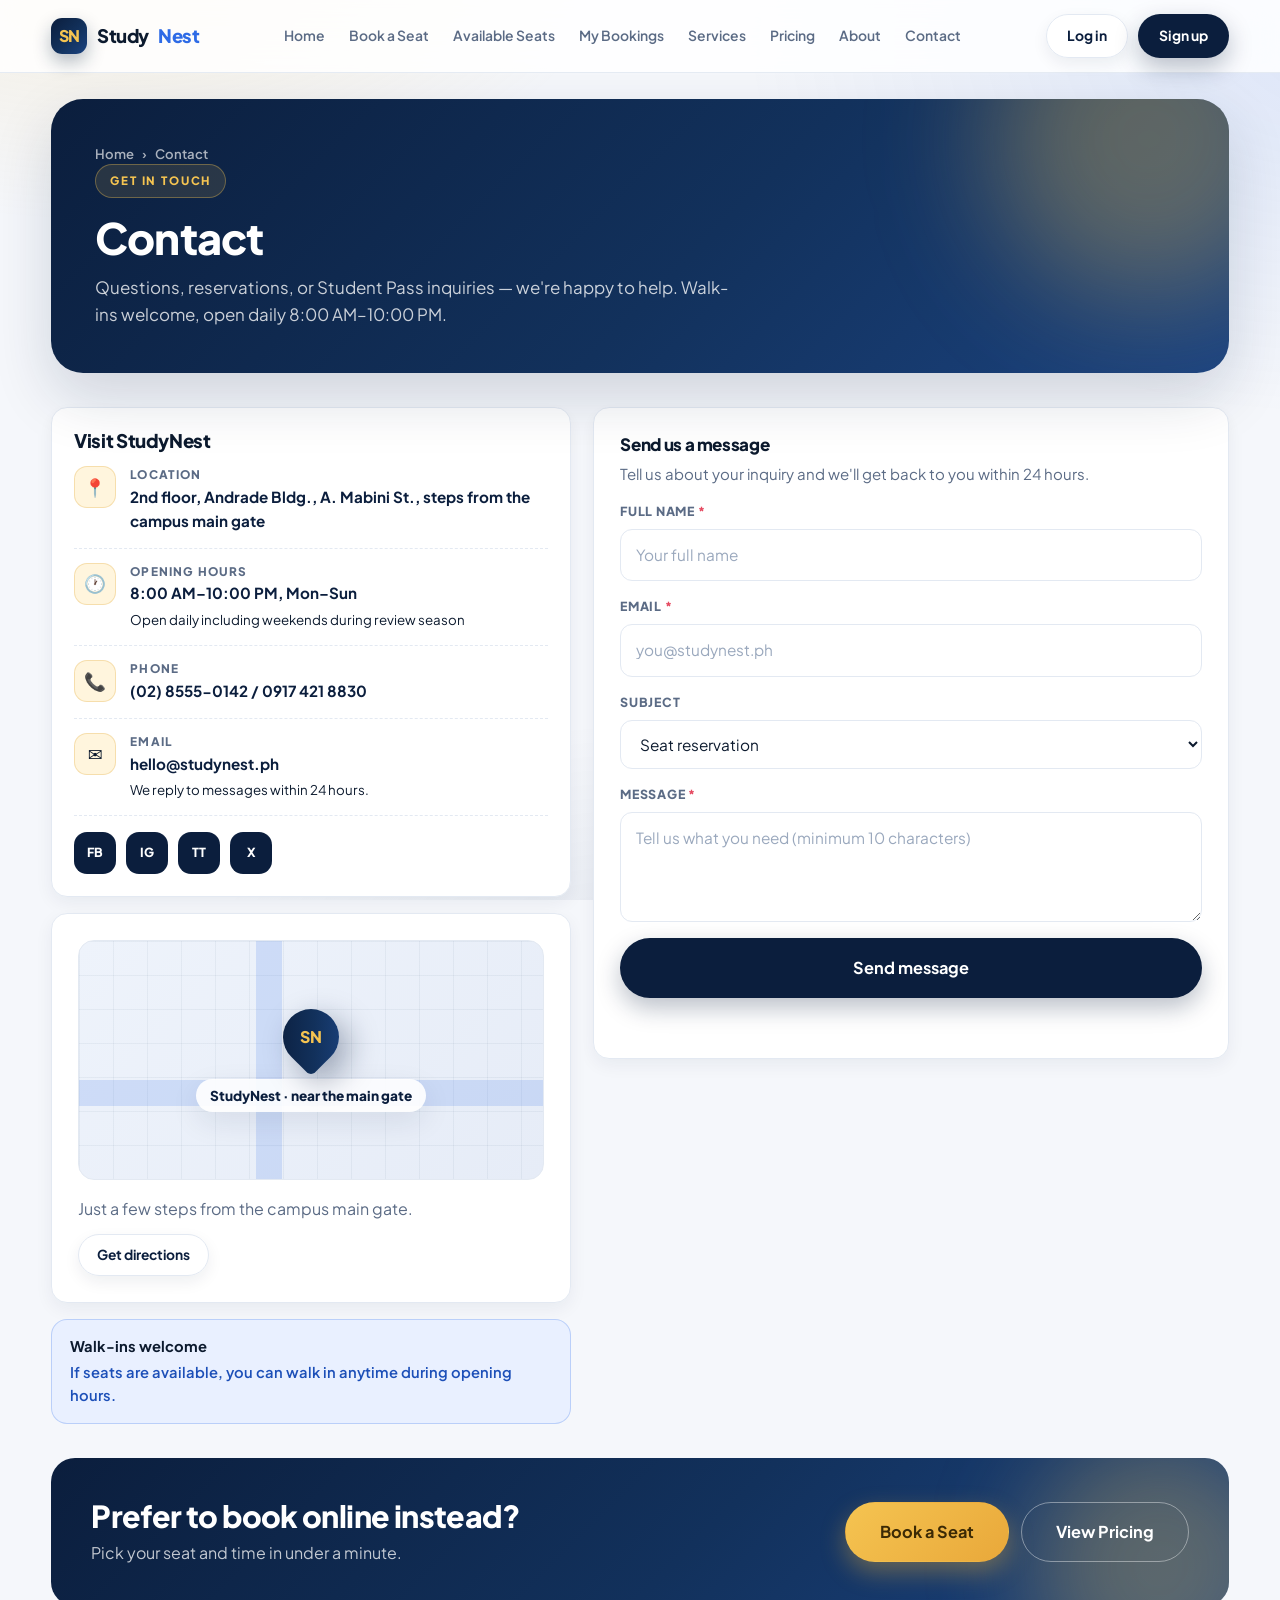
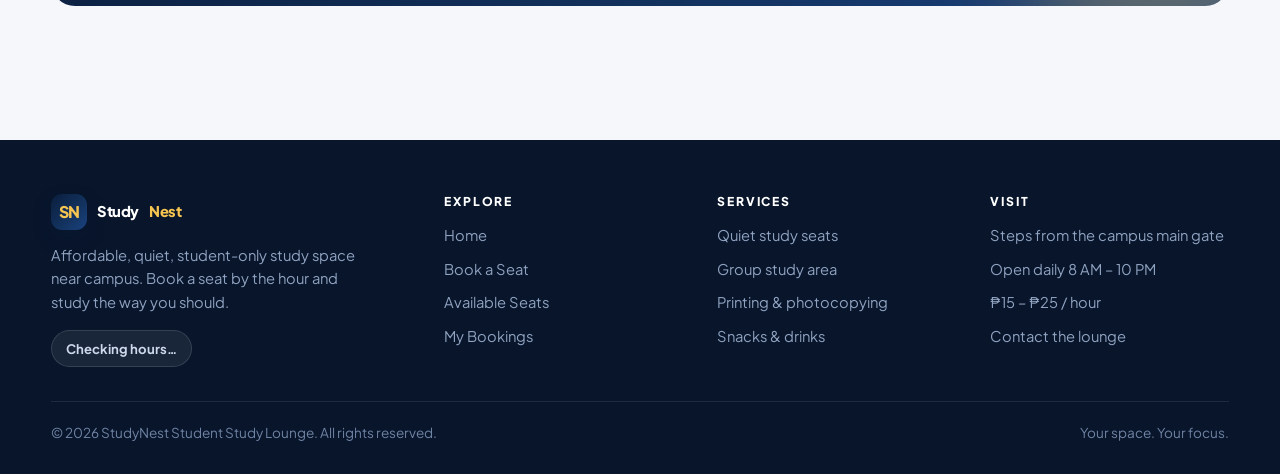
<file: AllMostBoys/contact.html>
<!DOCTYPE html>
<html lang="en">
<head>
  <meta charset="UTF-8" />
  <meta name="viewport" content="width=device-width, initial-scale=1.0" />
  <title>Contact — StudyNest Student Study Lounge</title>
  <meta name="description" content="Contact StudyNest: location near campus main gate, open 8 AM–10 PM daily, phone (02) 8555-0142 / 0917 421 8830, email hello@studynest.ph. Send inquiries via contact form." />
  <link rel="icon" href="data:image/svg+xml,%3Csvg xmlns='http://www.w3.org/2000/svg' viewBox='0 0 64 64'%3E%3Crect width='64' height='64' rx='16' fill='%230b1e3d'/%3E%3Ctext x='32' y='42' font-family='Arial' font-size='26' font-weight='bold' fill='%23f5c451' text-anchor='middle'%3ESN%3C/text%3E%3C/svg%3E" />
  <link rel="preconnect" href="https://fonts.googleapis.com" />
  <link rel="preconnect" href="https://fonts.gstatic.com" crossorigin />
  <link href="https://fonts.googleapis.com/css2?family=Plus+Jakarta+Sans:wght@400;500;600;700;800&display=swap" rel="stylesheet" />
  <link rel="stylesheet" href="css/style.css" />
  <link rel="stylesheet" href="css/pages.css" />
  <link rel="stylesheet" href="https://pyscript.net/releases/2026.7.3/core.css" />
  <script type="module" src="https://pyscript.net/releases/2026.7.3/core.js"></script>
</head>
<body data-page="contact">

  <nav class="nav">
    <div class="container nav-inner">
      <a href="index.html" class="brand"><span class="brand-mark">SN</span>Study<span class="accent">Nest</span></a>

      <ul class="nav-links" id="nav-links">
        <li><a href="index.html" data-nav="home">Home</a></li>
        <li><a href="booking.html" data-nav="book">Book a Seat</a></li>
        <li><a href="seats.html" data-nav="seats">Available Seats</a></li>
        <li><a href="my-bookings.html" data-nav="my-bookings">My Bookings</a></li>
        <li><a href="services.html" data-nav="services">Services</a></li>
        <li><a href="pricing.html" data-nav="pricing">Pricing</a></li>
        <li><a href="about.html" data-nav="about">About</a></li>
        <li><a href="contact.html" data-nav="contact">Contact</a></li>
        <li class="mobile-cta"><a href="login.html" data-nav="login">Login / Sign Up</a></li>
      </ul>

      <div class="nav-actions" id="nav-auth">
        <a href="login.html" class="btn btn-ghost btn-sm">Log in</a>
        <a href="register.html" class="btn btn-primary btn-sm">Sign up</a>
      </div>

      <button class="nav-toggle" id="nav-toggle" type="button" aria-label="Toggle navigation" aria-expanded="false">
        <span></span><span></span><span></span>
      </button>
    </div>
  </nav>

  <main class="container">
    <section class="section">
      <div class="page-hero">
        <div class="breadcrumb">
          <a href="index.html">Home</a>
          <span>›</span>
          <span>Contact</span>
        </div>
        <span class="eyebrow on-dark">Get in touch</span>
        <h1>Contact</h1>
        <p class="hero-sub">Questions, reservations, or Student Pass inquiries — we're happy to help. Walk-ins welcome, open daily 8:00 AM–10:00 PM.</p>
      </div>
    </section>

    <section class="section">
      <div class="contact-grid">
        <div>
          <div class="info-card">
            <h3>Visit StudyNest</h3>

            <div class="info-row">
              <div class="ic">📍</div>
              <div>
                <div class="lbl">Location</div>
                <div class="val">2nd floor, Andrade Bldg., A. Mabini St., steps from the campus main gate</div>
              </div>
            </div>

            <div class="info-row">
              <div class="ic">🕐</div>
              <div>
                <div class="lbl">Opening hours</div>
                <div class="val">8:00 AM–10:00 PM, Mon–Sun</div>
                <small>Open daily including weekends during review season</small>
              </div>
            </div>

            <div class="info-row">
              <div class="ic">📞</div>
              <div>
                <div class="lbl">Phone</div>
                <div class="val">(02) 8555-0142 / 0917 421 8830</div>
              </div>
            </div>

            <div class="info-row">
              <div class="ic">✉️</div>
              <div>
                <div class="lbl">Email</div>
                <div class="val">hello@studynest.ph</div>
                <small>We reply to messages within 24 hours.</small>
              </div>
            </div>

            <div class="social-row">
              <a href="#" class="social" aria-label="Facebook">FB</a>
              <a href="#" class="social" aria-label="Instagram">IG</a>
              <a href="#" class="social" aria-label="TikTok">TT</a>
              <a href="#" class="social" aria-label="X">X</a>
            </div>
          </div>

          <div class="card mt-2">
            <div class="map-ph">
              <div class="road h"></div>
              <div class="road v"></div>
              <div class="map-pin">
                <div class="bubble"><span>SN</span></div>
                <div class="cap">StudyNest · near the main gate</div>
              </div>
            </div>
            <div class="row between mt-2">
              <span class="muted">Just a few steps from the campus main gate.</span>
              <a href="#" class="btn btn-ghost btn-sm">Get directions</a>
            </div>
          </div>

          <div class="alert mt-2">
            <div>
              <strong>Walk-ins welcome</strong>
              If seats are available, you can walk in anytime during opening hours.
            </div>
          </div>
        </div>

        <div>
          <form id="contact-form" class="card" novalidate>
            <h3>Send us a message</h3>
            <p class="muted">Tell us about your inquiry and we'll get back to you within 24 hours.</p>

            <div class="form-grid mt-2">
              <div class="field full">
                <label for="c-name">Full name <span class="req">*</span></label>
                <input type="text" id="c-name" name="name" class="input" placeholder="Your full name" required />
              </div>

              <div class="field full">
                <label for="c-email">Email <span class="req">*</span></label>
                <input type="email" id="c-email" name="email" class="input" placeholder="you@studynest.ph" required />
              </div>

              <div class="field full">
                <label for="c-subject">Subject</label>
                <select id="c-subject" name="subject" class="select">
                  <option value="Seat reservation">Seat reservation</option>
                  <option value="Student Pass inquiry">Student Pass inquiry</option>
                  <option value="Group study package">Group study package</option>
                  <option value="Printing services">Printing services</option>
                  <option value="Other">Other</option>
                </select>
              </div>

              <div class="field full">
                <label for="c-message">Message <span class="req">*</span></label>
                <textarea id="c-message" name="message" class="textarea" placeholder="Tell us what you need (minimum 10 characters)"></textarea>
              </div>

              <button type="submit" class="btn btn-primary btn-lg">Send message</button>
              <p id="form-status" class="form-status" aria-live="polite"></p>
            </div>
          </form>
        </div>
      </div>
    </section>

    <section class="section">
      <div class="cta-band">
        <div>
          <h2>Prefer to book online instead?</h2>
          <p>Pick your seat and time in under a minute.</p>
        </div>
        <div class="cta-actions">
          <a href="booking.html" class="btn btn-amber btn-lg">Book a Seat</a>
          <a href="pricing.html" class="btn btn-outline-light btn-lg">View Pricing</a>
        </div>
      </div>
    </section>
  </main>

  <footer class="footer">
    <div class="container footer-grid">
      <div class="footer-brand">
        <a href="index.html" class="brand"><span class="brand-mark">SN</span>Study<span class="accent">Nest</span></a>
        <p>Affordable, quiet, student-only study space near campus. Book a seat by the hour and study the way you should.</p>
        <span class="footer-status js-status">Checking hours…</span>
      </div>

      <div class="footer-col">
        <h4>Explore</h4>
        <ul>
          <li><a href="index.html">Home</a></li>
          <li><a href="booking.html">Book a Seat</a></li>
          <li><a href="seats.html">Available Seats</a></li>
          <li><a href="my-bookings.html">My Bookings</a></li>
        </ul>
      </div>

      <div class="footer-col">
        <h4>Services</h4>
        <ul>
          <li><a href="services.html">Quiet study seats</a></li>
          <li><a href="services.html">Group study area</a></li>
          <li><a href="services.html">Printing &amp; photocopying</a></li>
          <li><a href="services.html">Snacks &amp; drinks</a></li>
        </ul>
      </div>

      <div class="footer-col">
        <h4>Visit</h4>
        <ul>
          <li>Steps from the campus main gate</li>
          <li>Open daily 8 AM – 10 PM</li>
          <li>₱15 – ₱25 / hour</li>
          <li><a href="contact.html">Contact the lounge</a></li>
        </ul>
      </div>
    </div>

    <div class="container footer-bottom">
      <p>© 2026 StudyNest Student Study Lounge. All rights reserved.</p>
      <p>Your space. Your focus.</p>
    </div>
  </footer>

  <div class="toast-host"></div>
  <div class="modal-root"></div>

  <script type="py" src="./py/main.py" config="./pyscript.json"></script>
</body>
</html>
</file>
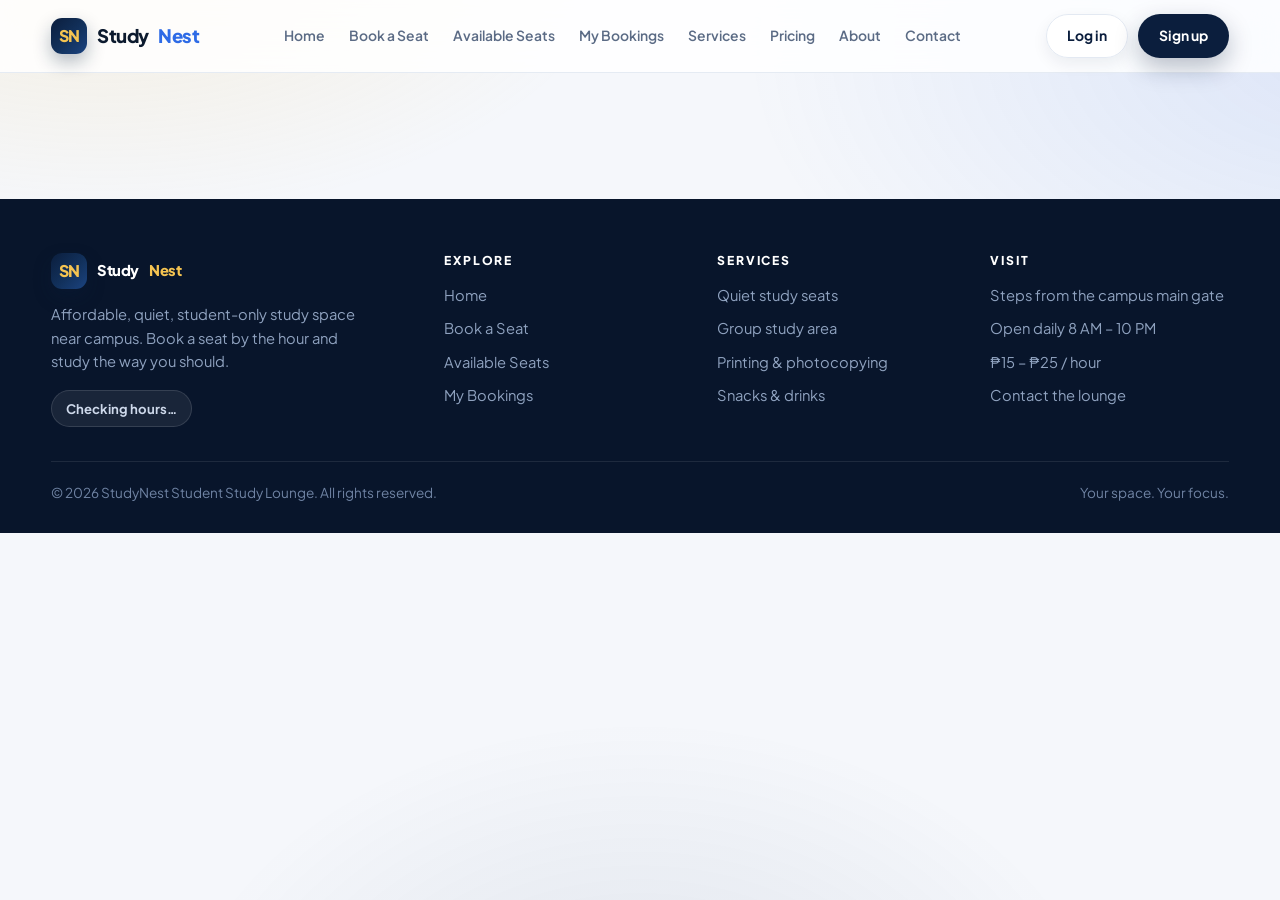
<file: AllMostBoys/dashboard.html>
<!DOCTYPE html>
<html lang="en">
<head>
  <meta charset="UTF-8" />
  <meta name="viewport" content="width=device-width, initial-scale=1.0" />
  <title>Student Dashboard — Your StudyNest Account</title>
  <meta name="description" content="Your StudyNest student dashboard: upcoming booking, seats available right now, prepaid lounge load, total visits and one-tap access to booking, history and the live seat map." />
  <link rel="icon" href="data:image/svg+xml,%3Csvg xmlns='http://www.w3.org/2000/svg' viewBox='0 0 64 64'%3E%3Crect width='64' height='64' rx='16' fill='%230b1e3d'/%3E%3Ctext x='32' y='42' font-family='Arial' font-size='26' font-weight='bold' fill='%23f5c451' text-anchor='middle'%3ESN%3C/text%3E%3C/svg%3E" />
  <link rel="preconnect" href="https://fonts.googleapis.com" />
  <link rel="preconnect" href="https://fonts.gstatic.com" crossorigin />
  <link href="https://fonts.googleapis.com/css2?family=Plus+Jakarta+Sans:wght@400;500;600;700;800&display=swap" rel="stylesheet" />
  <link rel="stylesheet" href="css/style.css" />
  <link rel="stylesheet" href="css/dashboard.css" />
  <link rel="stylesheet" href="https://pyscript.net/releases/2026.7.3/core.css" />
  <script type="module" src="https://pyscript.net/releases/2026.7.3/core.js"></script>
</head>
<body data-page="dashboard">

  <nav class="nav">
    <div class="container nav-inner">
      <a href="index.html" class="brand"><span class="brand-mark">SN</span>Study<span class="accent">Nest</span></a>

      <ul class="nav-links" id="nav-links">
        <li><a href="index.html" data-nav="home">Home</a></li>
        <li><a href="booking.html" data-nav="book">Book a Seat</a></li>
        <li><a href="seats.html" data-nav="seats">Available Seats</a></li>
        <li><a href="my-bookings.html" data-nav="my-bookings">My Bookings</a></li>
        <li><a href="services.html" data-nav="services">Services</a></li>
        <li><a href="pricing.html" data-nav="pricing">Pricing</a></li>
        <li><a href="about.html" data-nav="about">About</a></li>
        <li><a href="contact.html" data-nav="contact">Contact</a></li>
        <li class="mobile-cta"><a href="login.html" data-nav="login">Login / Sign Up</a></li>
      </ul>

      <div class="nav-actions" id="nav-auth">
        <a href="login.html" class="btn btn-ghost btn-sm">Log in</a>
        <a href="register.html" class="btn btn-primary btn-sm">Sign up</a>
      </div>

      <button class="nav-toggle" id="nav-toggle" type="button" aria-label="Toggle navigation" aria-expanded="false">
        <span></span><span></span><span></span>
      </button>
    </div>
  </nav>

  <main class="container">

    <section class="section hidden" id="dash-gate">
      <div class="card">
        <div class="empty-state">
          <div class="big">📚</div>
          <h4>Sign in to open your dashboard</h4>
          <p>Log in with your student email to see your next booking, lounge load, visits and quick actions.</p>
          <div class="empty-actions">
            <a href="login.html" class="btn btn-primary">Log in</a>
            <a href="register.html" class="btn btn-ghost">Create account</a>
          </div>
        </div>
      </div>
    </section>

    <div id="dash-shell" class="hidden">

      <section class="section">
        <div class="page-hero">
          <div class="dash-head">
            <div>
              <span class="eyebrow on-dark">Student dashboard</span>
              <h1 id="dash-title">Welcome back</h1>
              <p class="dash-sub" id="dash-sub">&nbsp;</p>
            </div>
            <span class="dash-avatar" id="dash-avatar">SN</span>
          </div>
        </div>
      </section>

      <section class="section">
        <div class="stat-grid">
          <div class="stat-card">
            <span class="value" id="kpi-upcoming">&mdash;</span>
            <span class="label" id="kpi-upcoming-label">Upcoming booking</span>
          </div>
          <div class="stat-card">
            <span class="value" id="kpi-seats">&mdash;</span>
            <span class="label">Seats available now</span>
          </div>
          <div class="stat-card accent">
            <span class="value" id="kpi-balance">&mdash;</span>
            <span class="label">Prepaid lounge load</span>
          </div>
          <div class="stat-card">
            <span class="value" id="kpi-visits">&mdash;</span>
            <span class="label">Total visits</span>
          </div>
        </div>
      </section>

      <section class="section">
        <div class="card quick-actions">
          <div class="row between">
            <div>
              <h3>Quick actions</h3>
              <p class="muted">Jump straight to booking, your history or the live floor.</p>
            </div>
            <div class="cta-actions">
              <a href="booking.html" class="btn btn-amber">Book a seat</a>
              <a href="my-bookings.html" class="btn btn-primary">My bookings</a>
              <a href="seats.html" class="btn btn-ghost">View seats</a>
            </div>
          </div>
        </div>
      </section>

      <section class="section">
        <div class="grid grid-2">
          <div class="card">
            <div class="row between mb-2">
              <h3>Recent bookings</h3>
              <a href="my-bookings.html" class="btn btn-ghost btn-sm">View all</a>
            </div>
            <div class="recent-list" id="recent-list">
              <div class="empty-state">
                <h4>Loading&hellip;</h4>
              </div>
            </div>
          </div>

          <div class="card">
            <h3>Today at the lounge</h3>
            <p class="muted mb-2">Open daily 8:00 AM &ndash; 10:00 PM. Wi-Fi, charging and reading lamps are included with every seat; printing and snacks are available at the counter.</p>
            <div class="stack">
              <div class="fact-row"><span>Hourly rate</span><strong>&#8369;15 &ndash; &#8369;25 / hour</strong></div>
              <div class="fact-row"><span>Group tables</span><strong>3 tables &middot; 4 to 8 seats</strong></div>
              <div class="fact-row"><span>Study seats</span><strong>12 individual desks</strong></div>
            </div>
            <div class="mt-3">
              <span class="footer-status js-status">Checking hours&hellip;</span>
            </div>
          </div>
        </div>
      </section>

    </div>

  </main>

  <footer class="footer">
    <div class="container footer-grid">
      <div class="footer-brand">
        <a href="index.html" class="brand"><span class="brand-mark">SN</span>Study<span class="accent">Nest</span></a>
        <p>Affordable, quiet, student-only study space near campus. Book a seat by the hour and study the way you should.</p>
        <span class="footer-status js-status">Checking hours&hellip;</span>
      </div>

      <div class="footer-col">
        <h4>Explore</h4>
        <ul>
          <li><a href="index.html">Home</a></li>
          <li><a href="booking.html">Book a Seat</a></li>
          <li><a href="seats.html">Available Seats</a></li>
          <li><a href="my-bookings.html">My Bookings</a></li>
        </ul>
      </div>

      <div class="footer-col">
        <h4>Services</h4>
        <ul>
          <li><a href="services.html">Quiet study seats</a></li>
          <li><a href="services.html">Group study area</a></li>
          <li><a href="services.html">Printing &amp; photocopying</a></li>
          <li><a href="services.html">Snacks &amp; drinks</a></li>
        </ul>
      </div>

      <div class="footer-col">
        <h4>Visit</h4>
        <ul>
          <li>Steps from the campus main gate</li>
          <li>Open daily 8 AM &ndash; 10 PM</li>
          <li>&#8369;15 &ndash; &#8369;25 / hour</li>
          <li><a href="contact.html">Contact the lounge</a></li>
        </ul>
      </div>
    </div>

    <div class="container footer-bottom">
      <p>&copy; 2026 StudyNest Student Study Lounge. All rights reserved.</p>
      <p>Your space. Your focus.</p>
    </div>
  </footer>

  <div class="toast-host"></div>
  <div class="modal-root"></div>

  <script type="py" src="./py/dashboard.py" config="./pyscript.json"></script>
</body>
</html>
</file>
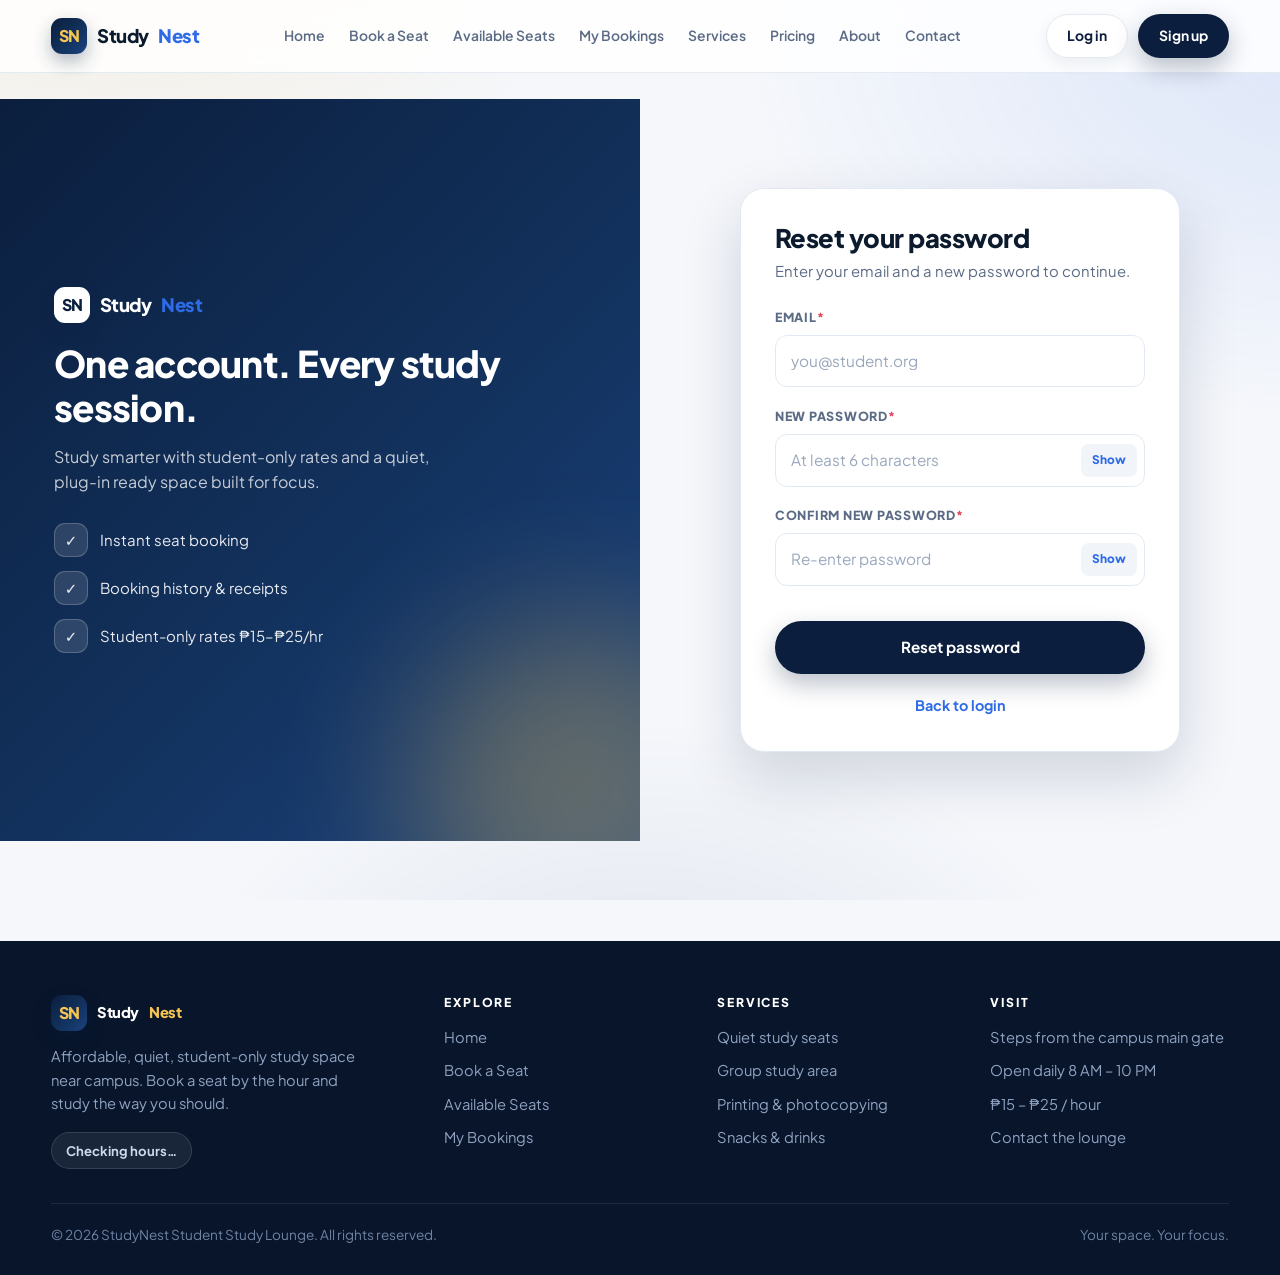
<file: AllMostBoys/forgot-password.html>
<!DOCTYPE html>
<html lang="en">
<head>
  <meta charset="UTF-8" />
  <meta name="viewport" content="width=device-width, initial-scale=1.0" />
  <title>Reset password — StudyNest</title>
  <meta name="description" content="Reset your StudyNest account password." />
  <link rel="icon" href="data:image/svg+xml,%3Csvg xmlns='http://www.w3.org/2000/svg' viewBox='0 0 64 64'%3E%3Crect width='64' height='64' rx='16' fill='%230b1e3d'/%3E%3Ctext x='32' y='42' font-family='Arial' font-size='26' font-weight='bold' fill='%23f5c451' text-anchor='middle'%3ESN%3C/text%3E%3C/svg%3E" />
  <link rel="preconnect" href="https://fonts.googleapis.com" />
  <link rel="preconnect" href="https://fonts.gstatic.com" crossorigin />
  <link href="https://fonts.googleapis.com/css2?family=Plus+Jakarta+Sans:wght@400;500;600;700;800&display=swap" rel="stylesheet" />
  <link rel="stylesheet" href="css/style.css" />
  <link rel="stylesheet" href="https://pyscript.net/releases/2026.7.3/core.css" />
  <script type="module" src="https://pyscript.net/releases/2026.7.3/core.js"></script>
</head>
<body data-page="login">

  <nav class="nav">
    <div class="container nav-inner">
      <a href="index.html" class="brand"><span class="brand-mark">SN</span>Study<span class="accent">Nest</span></a>

      <ul class="nav-links" id="nav-links">
        <li><a href="index.html" data-nav="home">Home</a></li>
        <li><a href="booking.html" data-nav="book">Book a Seat</a></li>
        <li><a href="seats.html" data-nav="seats">Available Seats</a></li>
        <li><a href="my-bookings.html" data-nav="my-bookings">My Bookings</a></li>
        <li><a href="services.html" data-nav="services">Services</a></li>
        <li><a href="pricing.html" data-nav="pricing">Pricing</a></li>
        <li><a href="about.html" data-nav="about">About</a></li>
        <li><a href="contact.html" data-nav="contact">Contact</a></li>
        <li class="mobile-cta"><a href="login.html" data-nav="login">Login / Sign Up</a></li>
      </ul>

      <div class="nav-actions" id="nav-auth">
        <a href="login.html" class="btn btn-ghost btn-sm">Log in</a>
        <a href="register.html" class="btn btn-primary btn-sm">Sign up</a>
      </div>

      <button class="nav-toggle" id="nav-toggle" type="button" aria-label="Toggle navigation" aria-expanded="false">
        <span></span><span></span><span></span>
      </button>
    </div>
  </nav>

  <main class="auth-wrap">
    <aside class="auth-aside">
      <a href="index.html" class="brand"><span class="brand-mark mark-dark">SN</span>Study<span class="accent">Nest</span></a>
      <h2>One account. Every study session.</h2>
      <p>Study smarter with student-only rates and a quiet, plug-in ready space built for focus.</p>
      <ul class="points">
        <li><span class="b">✓</span>Instant seat booking</li>
        <li><span class="b">✓</span>Booking history &amp; receipts</li>
        <li><span class="b">✓</span>Student-only rates ₱15–₱25/hr</li>
      </ul>
    </aside>
    <div class="auth-main">
      <section class="auth-card">
        <h1>Reset your password</h1>
        <p class="sub">Enter your email and a new password to continue.</p>
        <div class="alert err auth-alert hidden" id="auth-alert"></div>
        <form id="forgot-form" novalidate>
          <div class="field">
            <label for="fp-email">Email<span class="req">*</span></label>
            <input id="fp-email" name="email" type="email" autocomplete="email" class="input" placeholder="you@student.org" />
            <span class="err" data-err="email"></span>
          </div>
          <div class="field">
            <label for="fp-password">New Password<span class="req">*</span></label>
            <div class="input-group">
              <input id="fp-password" name="password" type="password" autocomplete="new-password" class="input" placeholder="At least 6 characters" />
              <button type="button" class="toggle" data-action="toggle-password">Show</button>
            </div>
            <span class="err" data-err="password"></span>
          </div>
          <div class="field">
            <label for="fp-confirm">Confirm New Password<span class="req">*</span></label>
            <div class="input-group">
              <input id="fp-confirm" name="confirm" type="password" autocomplete="new-password" class="input" placeholder="Re-enter password" />
              <button type="button" class="toggle" data-action="toggle-password">Show</button>
            </div>
            <span class="err" data-err="confirm"></span>
          </div>
          <button type="submit" class="btn btn-primary btn-block mt-2">Reset password</button>
        </form>
        <p class="auth-alt"><a href="login.html">Back to login</a></p>
      </section>
    </div>
  </main>

  <footer class="footer">
    <div class="container footer-grid">
      <div class="footer-brand">
        <a href="index.html" class="brand"><span class="brand-mark">SN</span>Study<span class="accent">Nest</span></a>
        <p>Affordable, quiet, student-only study space near campus. Book a seat by the hour and study the way you should.</p>
        <span class="footer-status js-status">Checking hours&hellip;</span>
      </div>
      <div class="footer-col">
        <h4>Explore</h4>
        <ul>
          <li><a href="index.html">Home</a></li>
          <li><a href="booking.html">Book a Seat</a></li>
          <li><a href="seats.html">Available Seats</a></li>
          <li><a href="my-bookings.html">My Bookings</a></li>
        </ul>
      </div>
      <div class="footer-col">
        <h4>Services</h4>
        <ul>
          <li><a href="services.html">Quiet study seats</a></li>
          <li><a href="services.html">Group study area</a></li>
          <li><a href="services.html">Printing &amp; photocopying</a></li>
          <li><a href="services.html">Snacks &amp; drinks</a></li>
        </ul>
      </div>
      <div class="footer-col">
        <h4>Visit</h4>
        <ul>
          <li>Steps from the campus main gate</li>
          <li>Open daily 8 AM &ndash; 10 PM</li>
          <li>&#8369;15 &ndash; &#8369;25 / hour</li>
          <li><a href="contact.html">Contact the lounge</a></li>
        </ul>
      </div>
    </div>
    <div class="container footer-bottom">
      <p>&copy; 2026 StudyNest Student Study Lounge. All rights reserved.</p>
      <p>Your space. Your focus.</p>
    </div>
  </footer>

  <div class="toast-host"></div>
  <div class="modal-root"></div>

  <script type="py" src="./py/auth.py" config="./pyscript.json"></script>
</body>
</html>
</file>
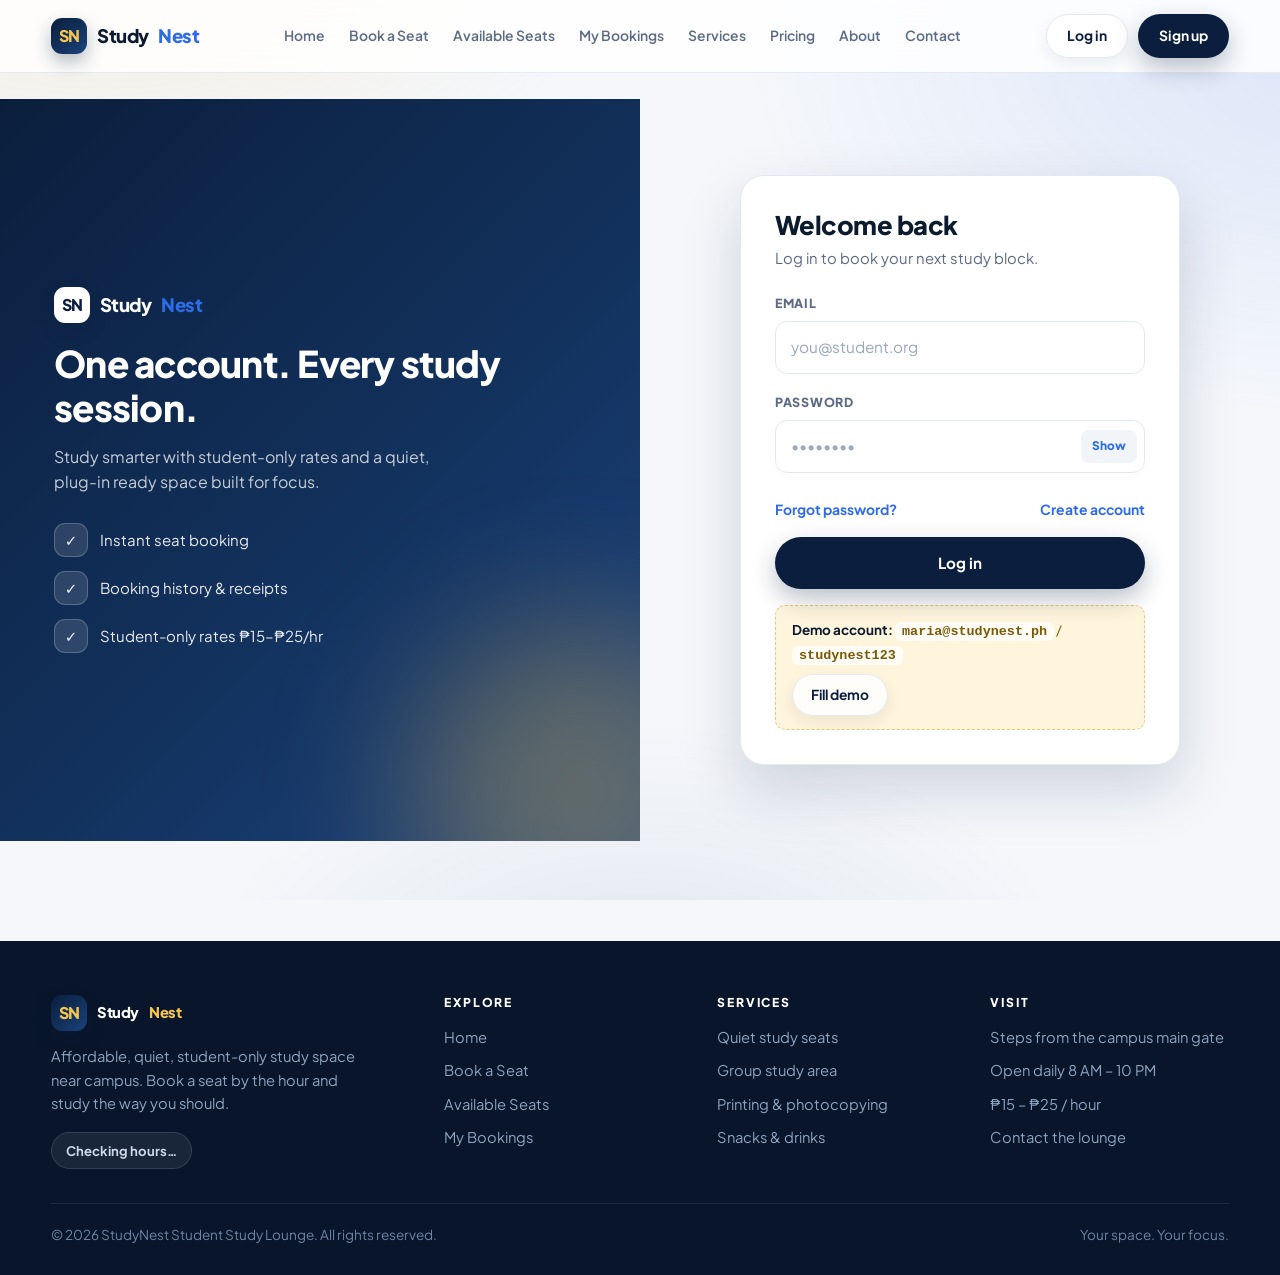
<file: AllMostBoys/login.html>
<!DOCTYPE html>
<html lang="en">
<head>
  <meta charset="UTF-8" />
  <meta name="viewport" content="width=device-width, initial-scale=1.0" />
  <title>Log in — StudyNest</title>
  <meta name="description" content="Log in to your StudyNest account to book study seats and manage your bookings." />
  <link rel="icon" href="data:image/svg+xml,%3Csvg xmlns='http://www.w3.org/2000/svg' viewBox='0 0 64 64'%3E%3Crect width='64' height='64' rx='16' fill='%230b1e3d'/%3E%3Ctext x='32' y='42' font-family='Arial' font-size='26' font-weight='bold' fill='%23f5c451' text-anchor='middle'%3ESN%3C/text%3E%3C/svg%3E" />
  <link rel="preconnect" href="https://fonts.googleapis.com" />
  <link rel="preconnect" href="https://fonts.gstatic.com" crossorigin />
  <link href="https://fonts.googleapis.com/css2?family=Plus+Jakarta+Sans:wght@400;500;600;700;800&display=swap" rel="stylesheet" />
  <link rel="stylesheet" href="css/style.css" />
  <link rel="stylesheet" href="https://pyscript.net/releases/2026.7.3/core.css" />
  <script type="module" src="https://pyscript.net/releases/2026.7.3/core.js"></script>
</head>
<body data-page="login">

  <nav class="nav">
    <div class="container nav-inner">
      <a href="index.html" class="brand"><span class="brand-mark">SN</span>Study<span class="accent">Nest</span></a>

      <ul class="nav-links" id="nav-links">
        <li><a href="index.html" data-nav="home">Home</a></li>
        <li><a href="booking.html" data-nav="book">Book a Seat</a></li>
        <li><a href="seats.html" data-nav="seats">Available Seats</a></li>
        <li><a href="my-bookings.html" data-nav="my-bookings">My Bookings</a></li>
        <li><a href="services.html" data-nav="services">Services</a></li>
        <li><a href="pricing.html" data-nav="pricing">Pricing</a></li>
        <li><a href="about.html" data-nav="about">About</a></li>
        <li><a href="contact.html" data-nav="contact">Contact</a></li>
        <li class="mobile-cta"><a href="login.html" data-nav="login">Login / Sign Up</a></li>
      </ul>

      <div class="nav-actions" id="nav-auth">
        <a href="login.html" class="btn btn-ghost btn-sm">Log in</a>
        <a href="register.html" class="btn btn-primary btn-sm">Sign up</a>
      </div>

      <button class="nav-toggle" id="nav-toggle" type="button" aria-label="Toggle navigation" aria-expanded="false">
        <span></span><span></span><span></span>
      </button>
    </div>
  </nav>

  <main class="auth-wrap">
    <aside class="auth-aside">
      <a href="index.html" class="brand"><span class="brand-mark mark-dark">SN</span>Study<span class="accent">Nest</span></a>
      <h2>One account. Every study session.</h2>
      <p>Study smarter with student-only rates and a quiet, plug-in ready space built for focus.</p>
      <ul class="points">
        <li><span class="b">✓</span>Instant seat booking</li>
        <li><span class="b">✓</span>Booking history &amp; receipts</li>
        <li><span class="b">✓</span>Student-only rates ₱15–₱25/hr</li>
      </ul>
    </aside>
    <div class="auth-main">
      <section class="auth-card">
        <h1>Welcome back</h1>
        <p class="sub">Log in to book your next study block.</p>
        <div class="alert err auth-alert hidden" id="auth-alert"></div>
        <form id="login-form" novalidate>
          <div class="field">
            <label for="login-email">Email</label>
            <input id="login-email" name="email" type="email" autocomplete="email" class="input" placeholder="you@student.org" />
            <span class="err" data-err="email"></span>
          </div>
          <div class="field">
            <label for="login-password">Password</label>
            <div class="input-group">
              <input id="login-password" name="password" type="password" autocomplete="current-password" class="input" placeholder="••••••••" />
              <button type="button" class="toggle" data-action="toggle-password">Show</button>
            </div>
            <span class="err" data-err="password"></span>
          </div>
          <div class="auth-links">
            <a href="forgot-password.html">Forgot password?</a>
            <a href="register.html">Create account</a>
          </div>
          <button type="submit" class="btn btn-primary btn-block mt-2">Log in</button>
        </form>
        <div class="demo-box mt-2">
          <strong>Demo account:</strong> <code>maria@studynest.ph</code> / <code>studynest123</code>
          <div class="row mt-1">
            <button type="button" class="btn btn-ghost btn-sm" data-action="fill-demo">Fill demo</button>
          </div>
        </div>
      </section>
    </div>
  </main>

  <footer class="footer">
    <div class="container footer-grid">
      <div class="footer-brand">
        <a href="index.html" class="brand"><span class="brand-mark">SN</span>Study<span class="accent">Nest</span></a>
        <p>Affordable, quiet, student-only study space near campus. Book a seat by the hour and study the way you should.</p>
        <span class="footer-status js-status">Checking hours&hellip;</span>
      </div>
      <div class="footer-col">
        <h4>Explore</h4>
        <ul>
          <li><a href="index.html">Home</a></li>
          <li><a href="booking.html">Book a Seat</a></li>
          <li><a href="seats.html">Available Seats</a></li>
          <li><a href="my-bookings.html">My Bookings</a></li>
        </ul>
      </div>
      <div class="footer-col">
        <h4>Services</h4>
        <ul>
          <li><a href="services.html">Quiet study seats</a></li>
          <li><a href="services.html">Group study area</a></li>
          <li><a href="services.html">Printing &amp; photocopying</a></li>
          <li><a href="services.html">Snacks &amp; drinks</a></li>
        </ul>
      </div>
      <div class="footer-col">
        <h4>Visit</h4>
        <ul>
          <li>Steps from the campus main gate</li>
          <li>Open daily 8 AM &ndash; 10 PM</li>
          <li>&#8369;15 &ndash; &#8369;25 / hour</li>
          <li><a href="contact.html">Contact the lounge</a></li>
        </ul>
      </div>
    </div>
    <div class="container footer-bottom">
      <p>&copy; 2026 StudyNest Student Study Lounge. All rights reserved.</p>
      <p>Your space. Your focus.</p>
    </div>
  </footer>

  <div class="toast-host"></div>
  <div class="modal-root"></div>

  <script type="py" src="./py/auth.py" config="./pyscript.json"></script>
</body>
</html>
</file>
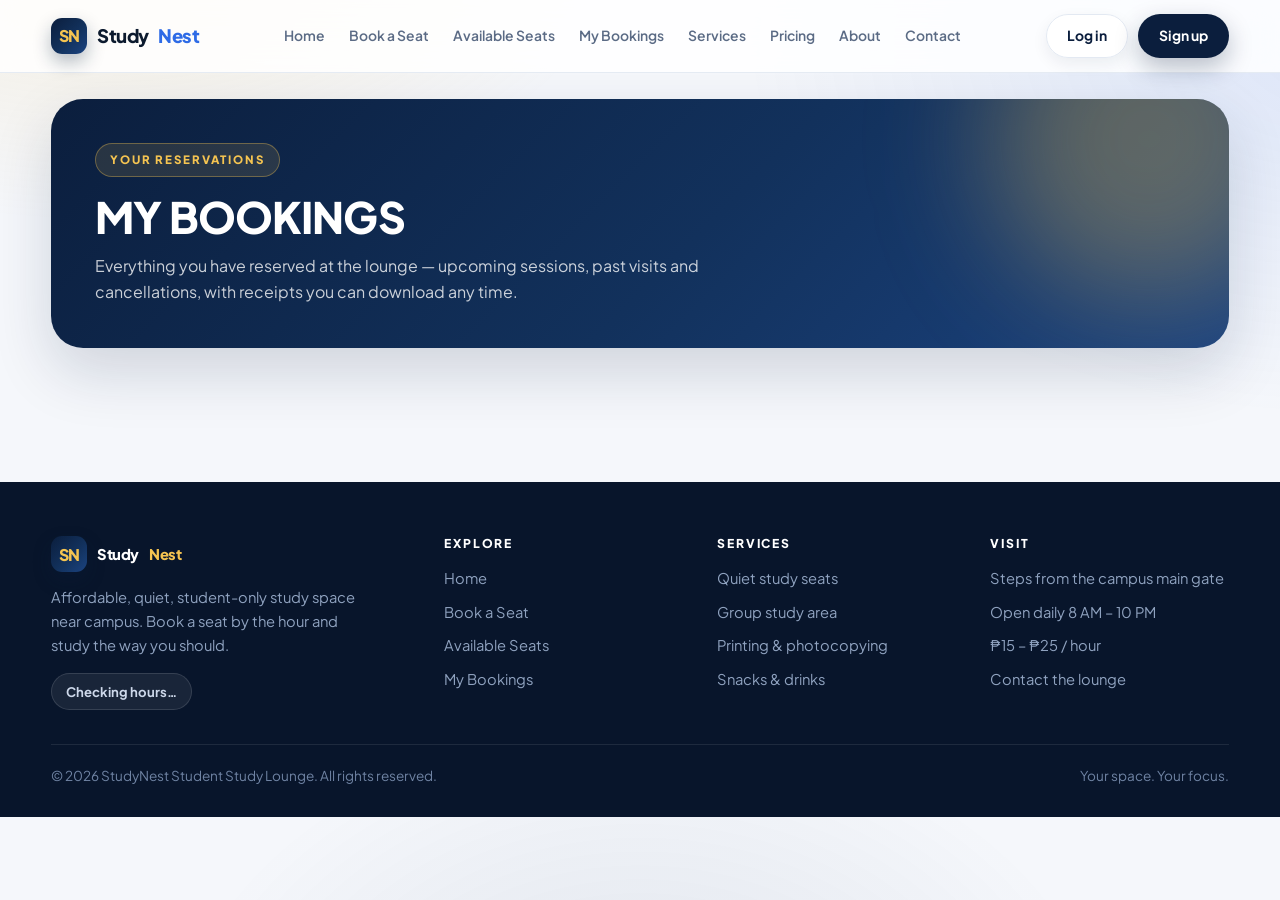
<file: AllMostBoys/my-bookings.html>
<!DOCTYPE html>
<html lang="en">
<head>
  <meta charset="UTF-8" />
  <meta name="viewport" content="width=device-width, initial-scale=1.0" />
  <title>My Bookings — Booking History &amp; Receipts | StudyNest</title>
  <meta name="description" content="See every StudyNest reservation you made: upcoming study sessions, past visits and cancelled bookings, with times, totals, receipt downloads and free cancellation." />
  <link rel="icon" href="data:image/svg+xml,%3Csvg xmlns='http://www.w3.org/2000/svg' viewBox='0 0 64 64'%3E%3Crect width='64' height='64' rx='16' fill='%230b1e3d'/%3E%3Ctext x='32' y='42' font-family='Arial' font-size='26' font-weight='bold' fill='%23f5c451' text-anchor='middle'%3ESN%3C/text%3E%3C/svg%3E" />
  <link rel="preconnect" href="https://fonts.googleapis.com" />
  <link rel="preconnect" href="https://fonts.gstatic.com" crossorigin />
  <link href="https://fonts.googleapis.com/css2?family=Plus+Jakarta+Sans:wght@400;500;600;700;800&display=swap" rel="stylesheet" />
  <link rel="stylesheet" href="css/style.css" />
  <link rel="stylesheet" href="css/dashboard.css" />
  <link rel="stylesheet" href="https://pyscript.net/releases/2026.7.3/core.css" />
  <script type="module" src="https://pyscript.net/releases/2026.7.3/core.js"></script>
</head>
<body data-page="my-bookings">

  <nav class="nav">
    <div class="container nav-inner">
      <a href="index.html" class="brand"><span class="brand-mark">SN</span>Study<span class="accent">Nest</span></a>

      <ul class="nav-links" id="nav-links">
        <li><a href="index.html" data-nav="home">Home</a></li>
        <li><a href="booking.html" data-nav="book">Book a Seat</a></li>
        <li><a href="seats.html" data-nav="seats">Available Seats</a></li>
        <li><a href="my-bookings.html" data-nav="my-bookings">My Bookings</a></li>
        <li><a href="services.html" data-nav="services">Services</a></li>
        <li><a href="pricing.html" data-nav="pricing">Pricing</a></li>
        <li><a href="about.html" data-nav="about">About</a></li>
        <li><a href="contact.html" data-nav="contact">Contact</a></li>
        <li class="mobile-cta"><a href="login.html" data-nav="login">Login / Sign Up</a></li>
      </ul>

      <div class="nav-actions" id="nav-auth">
        <a href="login.html" class="btn btn-ghost btn-sm">Log in</a>
        <a href="register.html" class="btn btn-primary btn-sm">Sign up</a>
      </div>

      <button class="nav-toggle" id="nav-toggle" type="button" aria-label="Toggle navigation" aria-expanded="false">
        <span></span><span></span><span></span>
      </button>
    </div>
  </nav>

  <main class="container">

    <section class="section">
      <div class="page-hero">
        <span class="eyebrow on-dark">Your reservations</span>
        <h1>MY BOOKINGS</h1>
        <p>Everything you have reserved at the lounge &mdash; upcoming sessions, past visits and cancellations, with receipts you can download any time.</p>
      </div>
    </section>

    <section class="section hidden" id="bookings-gate">
      <div class="card">
        <div class="empty-state">
          <div class="big">🎟️</div>
          <h4>Sign in to see your bookings</h4>
          <p>Log in with your student email to view upcoming sessions, past visits and downloadable receipts.</p>
          <div class="empty-actions">
            <a href="login.html" class="btn btn-primary">Log in</a>
            <a href="register.html" class="btn btn-ghost">Create account</a>
          </div>
        </div>
      </div>
    </section>

    <section class="section hidden" id="bookings-shell">
      <div class="row between mb-2">
        <div class="tabs" id="booking-tabs">
          <button type="button" class="tab active" data-tab="upcoming">Upcoming <span class="tab-count" id="count-upcoming">0</span></button>
          <button type="button" class="tab" data-tab="past">Past <span class="tab-count" id="count-past">0</span></button>
          <button type="button" class="tab" data-tab="cancelled">Cancelled <span class="tab-count" id="count-cancelled">0</span></button>
        </div>
        <span class="pill navy" id="bookings-email">&nbsp;</span>
      </div>

      <div class="stack" id="booking-list">
        <div class="card">
          <div class="empty-state">
            <h4>Loading your bookings&hellip;</h4>
            <p>Hang tight, pulling your history from the lounge.</p>
          </div>
        </div>
      </div>
    </section>

  </main>

  <footer class="footer">
    <div class="container footer-grid">
      <div class="footer-brand">
        <a href="index.html" class="brand"><span class="brand-mark">SN</span>Study<span class="accent">Nest</span></a>
        <p>Affordable, quiet, student-only study space near campus. Book a seat by the hour and study the way you should.</p>
        <span class="footer-status js-status">Checking hours&hellip;</span>
      </div>

      <div class="footer-col">
        <h4>Explore</h4>
        <ul>
          <li><a href="index.html">Home</a></li>
          <li><a href="booking.html">Book a Seat</a></li>
          <li><a href="seats.html">Available Seats</a></li>
          <li><a href="my-bookings.html">My Bookings</a></li>
        </ul>
      </div>

      <div class="footer-col">
        <h4>Services</h4>
        <ul>
          <li><a href="services.html">Quiet study seats</a></li>
          <li><a href="services.html">Group study area</a></li>
          <li><a href="services.html">Printing &amp; photocopying</a></li>
          <li><a href="services.html">Snacks &amp; drinks</a></li>
        </ul>
      </div>

      <div class="footer-col">
        <h4>Visit</h4>
        <ul>
          <li>Steps from the campus main gate</li>
          <li>Open daily 8 AM &ndash; 10 PM</li>
          <li>&#8369;15 &ndash; &#8369;25 / hour</li>
          <li><a href="contact.html">Contact the lounge</a></li>
        </ul>
      </div>
    </div>

    <div class="container footer-bottom">
      <p>&copy; 2026 StudyNest Student Study Lounge. All rights reserved.</p>
      <p>Your space. Your focus.</p>
    </div>
  </footer>

  <div class="toast-host"></div>
  <div class="modal-root"></div>

  <script type="py" src="./py/dashboard.py" config="./pyscript.json"></script>
</body>
</html>
</file>
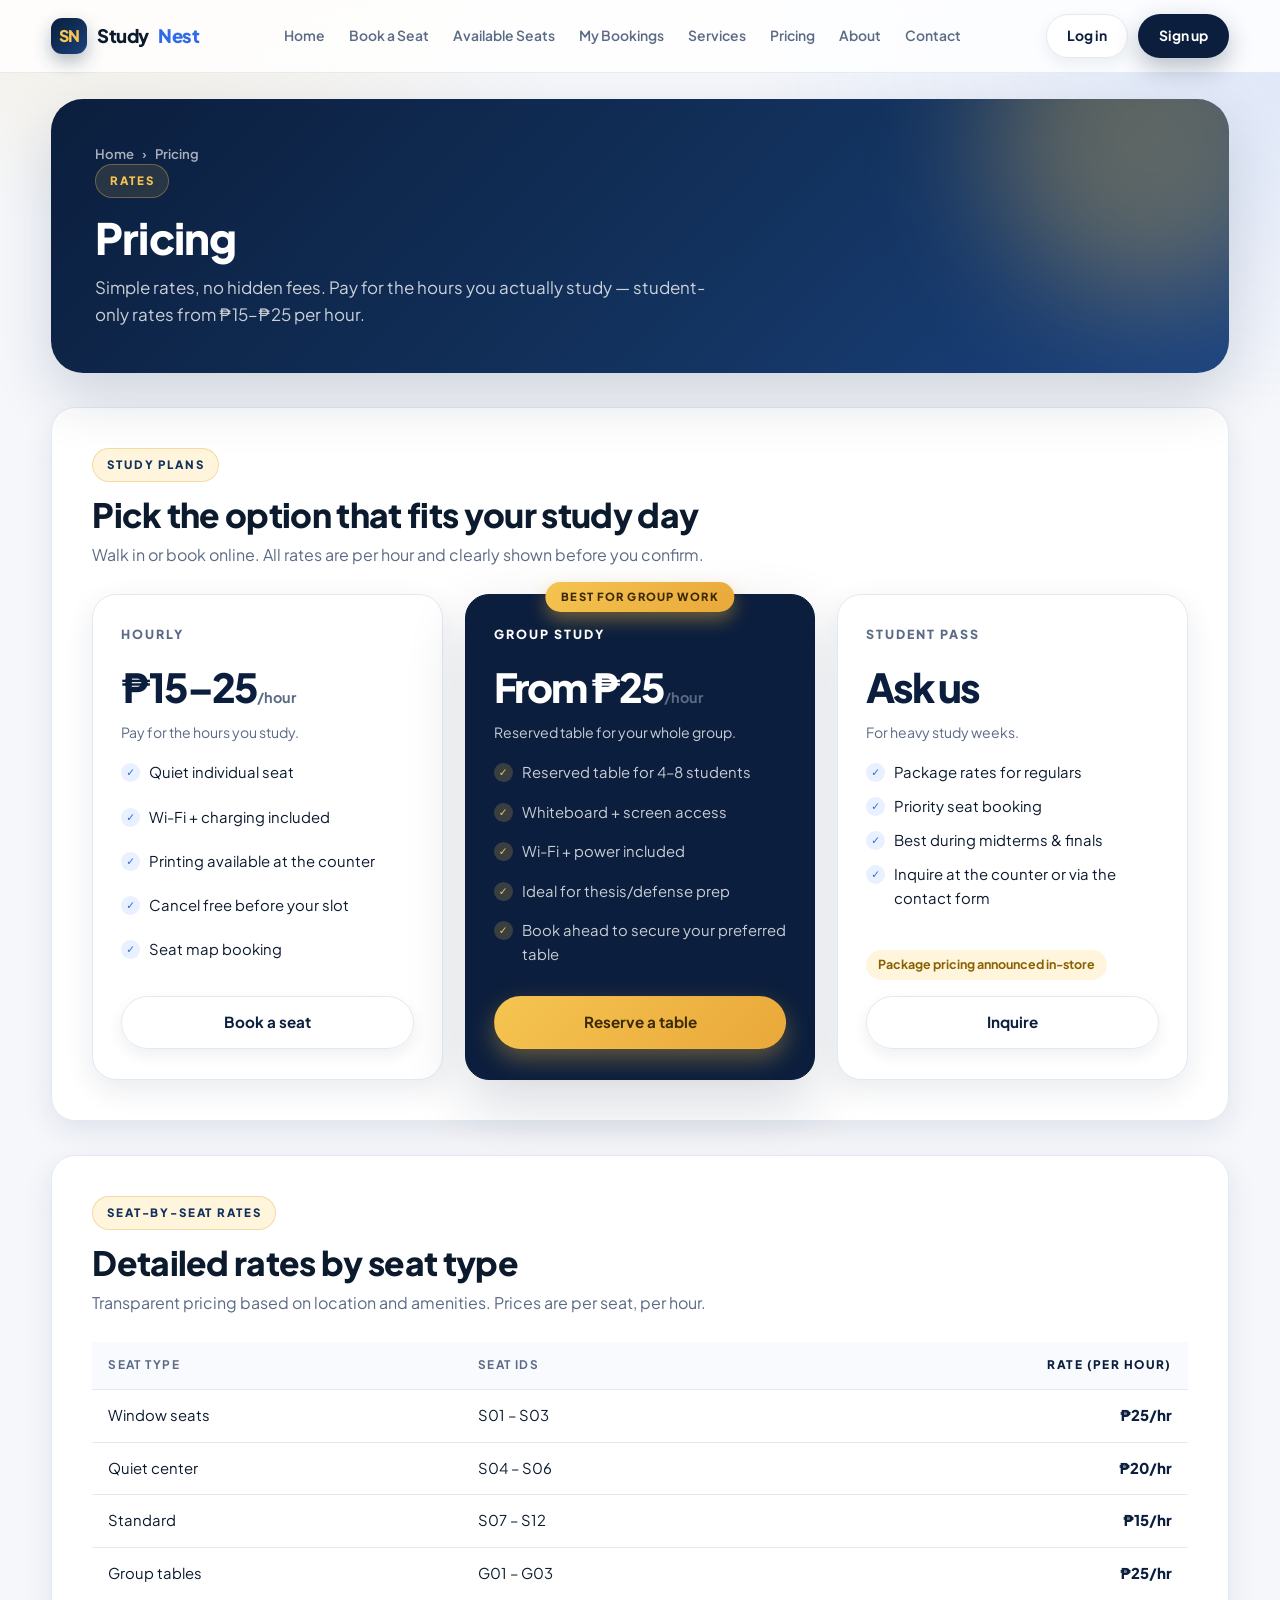
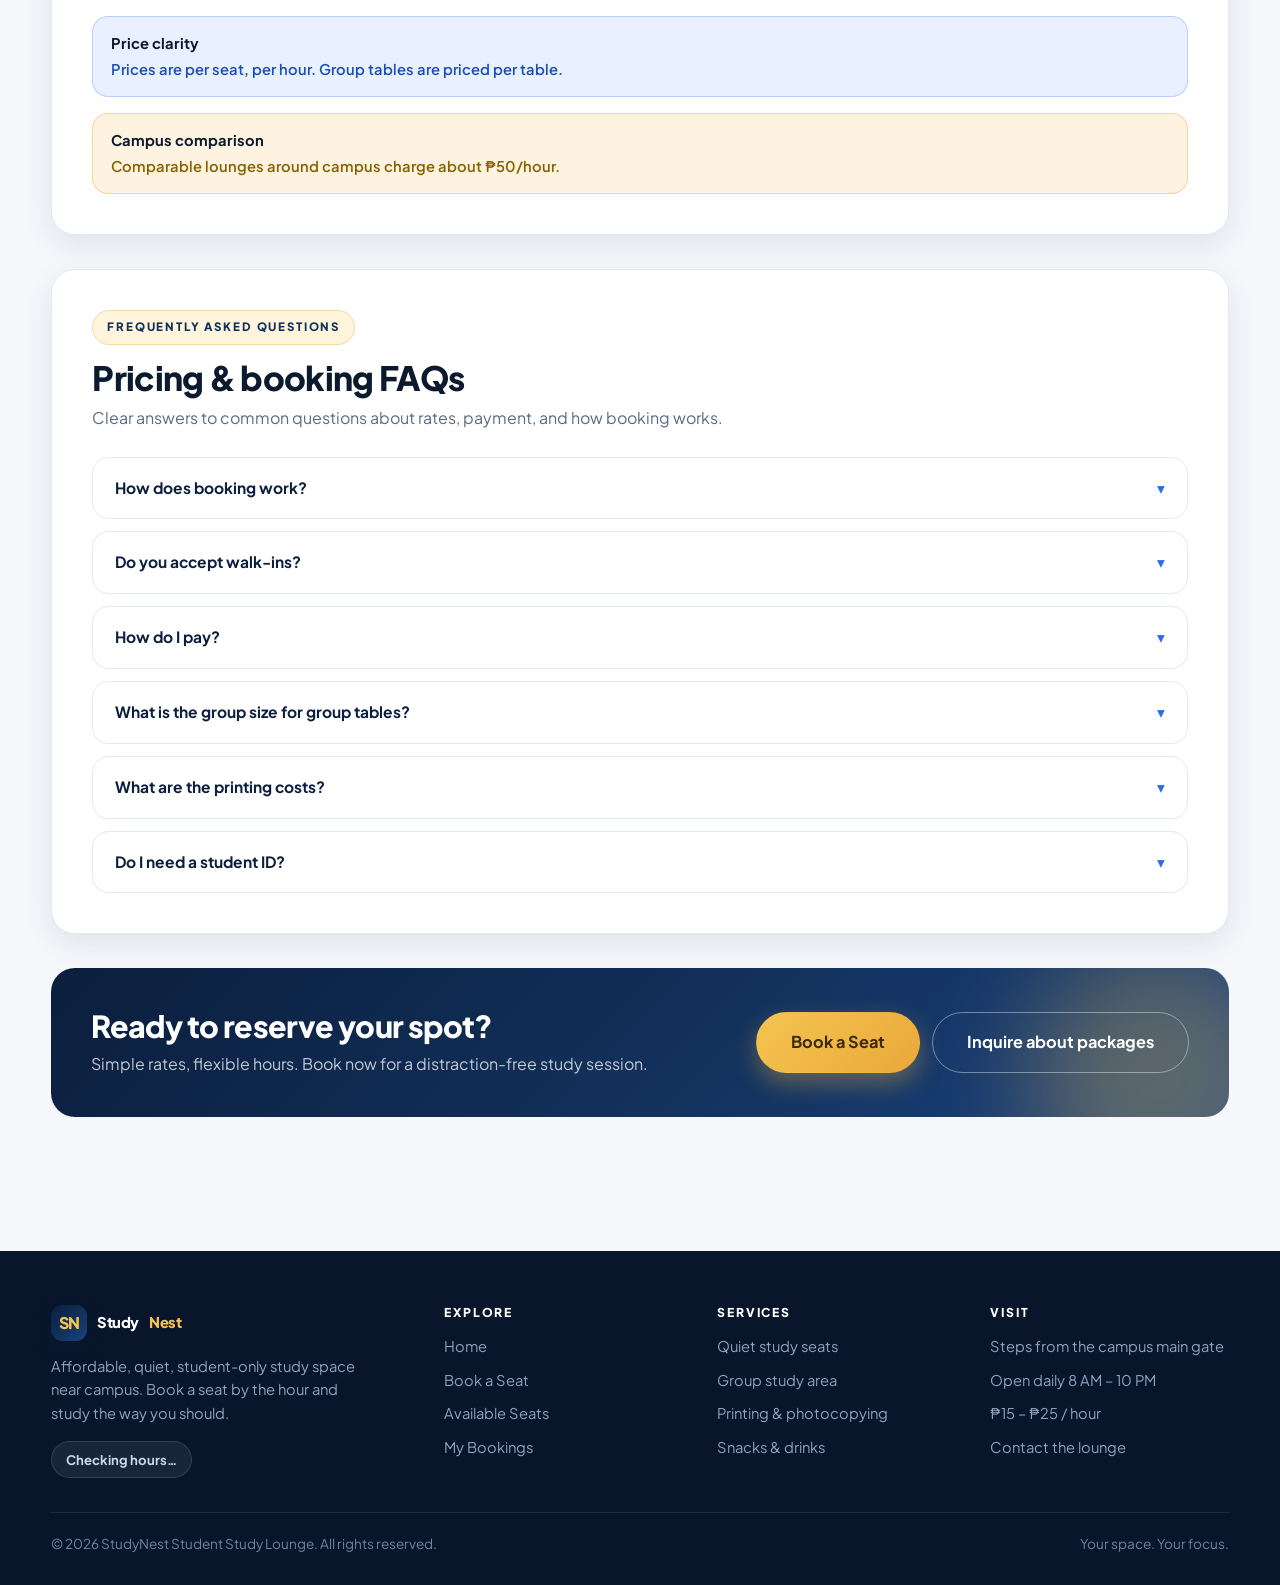
<file: AllMostBoys/pricing.html>
<!DOCTYPE html>
<html lang="en">
<head>
  <meta charset="UTF-8" />
  <meta name="viewport" content="width=device-width, initial-scale=1.0" />
  <title>Pricing — StudyNest Student Study Lounge</title>
  <meta name="description" content="StudyNest pricing: hourly seats from ₱15–₱25/hour, group study from ₱25/hour per table, Student Pass inquire at counter/contact. No hidden fees." />
  <link rel="icon" href="data:image/svg+xml,%3Csvg xmlns='http://www.w3.org/2000/svg' viewBox='0 0 64 64'%3E%3Crect width='64' height='64' rx='16' fill='%230b1e3d'/%3E%3Ctext x='32' y='42' font-family='Arial' font-size='26' font-weight='bold' fill='%23f5c451' text-anchor='middle'%3ESN%3C/text%3E%3C/svg%3E" />
  <link rel="preconnect" href="https://fonts.googleapis.com" />
  <link rel="preconnect" href="https://fonts.gstatic.com" crossorigin />
  <link href="https://fonts.googleapis.com/css2?family=Plus+Jakarta+Sans:wght@400;500;600;700;800&display=swap" rel="stylesheet" />
  <link rel="stylesheet" href="css/style.css" />
  <link rel="stylesheet" href="css/pages.css" />
  <link rel="stylesheet" href="https://pyscript.net/releases/2026.7.3/core.css" />
  <script type="module" src="https://pyscript.net/releases/2026.7.3/core.js"></script>
</head>
<body data-page="pricing">

  <nav class="nav">
    <div class="container nav-inner">
      <a href="index.html" class="brand"><span class="brand-mark">SN</span>Study<span class="accent">Nest</span></a>

      <ul class="nav-links" id="nav-links">
        <li><a href="index.html" data-nav="home">Home</a></li>
        <li><a href="booking.html" data-nav="book">Book a Seat</a></li>
        <li><a href="seats.html" data-nav="seats">Available Seats</a></li>
        <li><a href="my-bookings.html" data-nav="my-bookings">My Bookings</a></li>
        <li><a href="services.html" data-nav="services">Services</a></li>
        <li><a href="pricing.html" data-nav="pricing">Pricing</a></li>
        <li><a href="about.html" data-nav="about">About</a></li>
        <li><a href="contact.html" data-nav="contact">Contact</a></li>
        <li class="mobile-cta"><a href="login.html" data-nav="login">Login / Sign Up</a></li>
      </ul>

      <div class="nav-actions" id="nav-auth">
        <a href="login.html" class="btn btn-ghost btn-sm">Log in</a>
        <a href="register.html" class="btn btn-primary btn-sm">Sign up</a>
      </div>

      <button class="nav-toggle" id="nav-toggle" type="button" aria-label="Toggle navigation" aria-expanded="false">
        <span></span><span></span><span></span>
      </button>
    </div>
  </nav>

  <main class="container">
    <section class="section">
      <div class="page-hero">
        <div class="breadcrumb">
          <a href="index.html">Home</a>
          <span>›</span>
          <span>Pricing</span>
        </div>
        <span class="eyebrow on-dark">Rates</span>
        <h1>Pricing</h1>
        <p class="hero-sub">Simple rates, no hidden fees. Pay for the hours you actually study — student-only rates from ₱15–₱25 per hour.</p>
      </div>
    </section>

    <section class="section">
      <div class="section-card">
        <div class="section-head">
          <div class="lead">
            <span class="eyebrow">Study plans</span>
            <h2>Pick the option that fits your study day</h2>
            <p>Walk in or book online. All rates are per hour and clearly shown before you confirm.</p>
          </div>
        </div>

        <div class="plans">
          <div class="plan">
            <span class="plan-name">Hourly</span>
            <div class="plan-price">₱15–25<small>/hour</small></div>
            <p class="plan-desc">Pay for the hours you study.</p>
            <ul class="plan-list">
              <li>Quiet individual seat</li>
              <li>Wi-Fi + charging included</li>
              <li>Printing available at the counter</li>
              <li>Cancel free before your slot</li>
              <li>Seat map booking</li>
            </ul>
            <a href="booking.html" class="btn btn-ghost btn-block">Book a seat</a>
          </div>

          <div class="plan featured">
            <span class="plan-flag">Best for group work</span>
            <span class="plan-name">Group Study</span>
            <div class="plan-price">From ₱25<small>/hour</small></div>
            <p class="plan-desc">Reserved table for your whole group.</p>
            <ul class="plan-list">
              <li>Reserved table for 4–8 students</li>
              <li>Whiteboard + screen access</li>
              <li>Wi-Fi + power included</li>
              <li>Ideal for thesis/defense prep</li>
              <li>Book ahead to secure your preferred table</li>
            </ul>
            <a href="booking.html" class="btn btn-amber btn-block">Reserve a table</a>
          </div>

          <div class="plan">
            <span class="plan-name">Student Pass</span>
            <div class="plan-price">Ask us</div>
            <p class="plan-desc">For heavy study weeks.</p>
            <ul class="plan-list">
              <li>Package rates for regulars</li>
              <li>Priority seat booking</li>
              <li>Best during midterms & finals</li>
              <li>Inquire at the counter or via the contact form</li>
            </ul>
            <div class="mt-2"><span class="pill amber">Package pricing announced in-store</span></div>
            <a href="contact.html" class="btn btn-ghost btn-block mt-2">Inquire</a>
          </div>
        </div>
      </div>
    </section>

    <section class="section">
      <div class="section-card">
        <div class="section-head">
          <div class="lead">
            <span class="eyebrow">Seat-by-seat rates</span>
            <h2>Detailed rates by seat type</h2>
            <p>Transparent pricing based on location and amenities. Prices are per seat, per hour.</p>
          </div>
        </div>

        <table class="rate-table">
          <thead>
            <tr>
              <th>Seat Type</th>
              <th>Seat IDs</th>
              <th>Rate (per hour)</th>
            </tr>
          </thead>
          <tbody>
            <tr>
              <td>Window seats</td>
              <td>S01 – S03</td>
              <td>₱25/hr</td>
            </tr>
            <tr>
              <td>Quiet center</td>
              <td>S04 – S06</td>
              <td>₱20/hr</td>
            </tr>
            <tr>
              <td>Standard</td>
              <td>S07 – S12</td>
              <td>₱15/hr</td>
            </tr>
            <tr>
              <td>Group tables</td>
              <td>G01 – G03</td>
              <td>₱25/hr</td>
            </tr>
          </tbody>
        </table>

        <div class="alert mt-2">
          <div>
            <strong>Price clarity</strong>
            Prices are per seat, per hour. Group tables are priced per table.
          </div>
        </div>

        <div class="alert warn mt-2">
          <div>
            <strong>Campus comparison</strong>
            Comparable lounges around campus charge about ₱50/hour.
          </div>
        </div>
      </div>
    </section>

    <section class="section">
      <div class="section-card">
        <div class="section-head">
          <div class="lead">
            <span class="eyebrow">Frequently Asked Questions</span>
            <h2>Pricing & booking FAQs</h2>
            <p>Clear answers to common questions about rates, payment, and how booking works.</p>
          </div>
        </div>

        <div class="faq">
          <div class="faq-item">
            <button class="faq-q">
              <span>How does booking work?</span>
              <span class="caret">▾</span>
            </button>
            <div class="faq-a">
              <div class="inner">
                Pick your date, time slot, and seat from the live seat map. Confirm your booking and you'll get a booking ID to show at the counter.
              </div>
            </div>
          </div>

          <div class="faq-item">
            <button class="faq-q">
              <span>Do you accept walk-ins?</span>
              <span class="caret">▾</span>
            </button>
            <div class="faq-a">
              <div class="inner">
                Yes, walk-ins are welcome based on seat availability. Booking online is recommended during peak hours and finals week.
              </div>
            </div>
          </div>

          <div class="faq-item">
            <button class="faq-q">
              <span>How do I pay?</span>
              <span class="caret">▾</span>
            </button>
            <div class="faq-a">
              <div class="inner">
                Pay at the counter when you arrive. We'll settle your hourly rate plus any printing/snacks you order.
              </div>
            </div>
          </div>

          <div class="faq-item">
            <button class="faq-q">
              <span>What is the group size for group tables?</span>
              <span class="caret">▾</span>
            </button>
            <div class="faq-a">
              <div class="inner">
                Group tables fit 4–8 students depending on the table (G01–G03). Tables are priced per table.
              </div>
            </div>
          </div>

          <div class="faq-item">
            <button class="faq-q">
              <span>What are the printing costs?</span>
              <span class="caret">▾</span>
            </button>
            <div class="faq-a">
              <div class="inner">
                Printing and photocopying are ₱2 per page. Just request at the counter.
              </div>
            </div>
          </div>

          <div class="faq-item">
            <button class="faq-q">
              <span>Do I need a student ID?</span>
              <span class="caret">▾</span>
            </button>
            <div class="faq-a">
              <div class="inner">
                StudyNest is student-only. Please present your student ID or valid proof of enrollment (senior high or college) when checking in.
              </div>
            </div>
          </div>
        </div>
      </div>
    </section>

    <section class="section">
      <div class="cta-band">
        <div>
          <h2>Ready to reserve your spot?</h2>
          <p>Simple rates, flexible hours. Book now for a distraction-free study session.</p>
        </div>
        <div class="cta-actions">
          <a href="booking.html" class="btn btn-amber btn-lg">Book a Seat</a>
          <a href="contact.html" class="btn btn-outline-light btn-lg">Inquire about packages</a>
        </div>
      </div>
    </section>
  </main>

  <footer class="footer">
    <div class="container footer-grid">
      <div class="footer-brand">
        <a href="index.html" class="brand"><span class="brand-mark">SN</span>Study<span class="accent">Nest</span></a>
        <p>Affordable, quiet, student-only study space near campus. Book a seat by the hour and study the way you should.</p>
        <span class="footer-status js-status">Checking hours…</span>
      </div>

      <div class="footer-col">
        <h4>Explore</h4>
        <ul>
          <li><a href="index.html">Home</a></li>
          <li><a href="booking.html">Book a Seat</a></li>
          <li><a href="seats.html">Available Seats</a></li>
          <li><a href="my-bookings.html">My Bookings</a></li>
        </ul>
      </div>

      <div class="footer-col">
        <h4>Services</h4>
        <ul>
          <li><a href="services.html">Quiet study seats</a></li>
          <li><a href="services.html">Group study area</a></li>
          <li><a href="services.html">Printing &amp; photocopying</a></li>
          <li><a href="services.html">Snacks &amp; drinks</a></li>
        </ul>
      </div>

      <div class="footer-col">
        <h4>Visit</h4>
        <ul>
          <li>Steps from the campus main gate</li>
          <li>Open daily 8 AM – 10 PM</li>
          <li>₱15 – ₱25 / hour</li>
          <li><a href="contact.html">Contact the lounge</a></li>
        </ul>
      </div>
    </div>

    <div class="container footer-bottom">
      <p>© 2026 StudyNest Student Study Lounge. All rights reserved.</p>
      <p>Your space. Your focus.</p>
    </div>
  </footer>

  <div class="toast-host"></div>
  <div class="modal-root"></div>

  <script type="py" src="./py/main.py" config="./pyscript.json"></script>
</body>
</html>
</file>
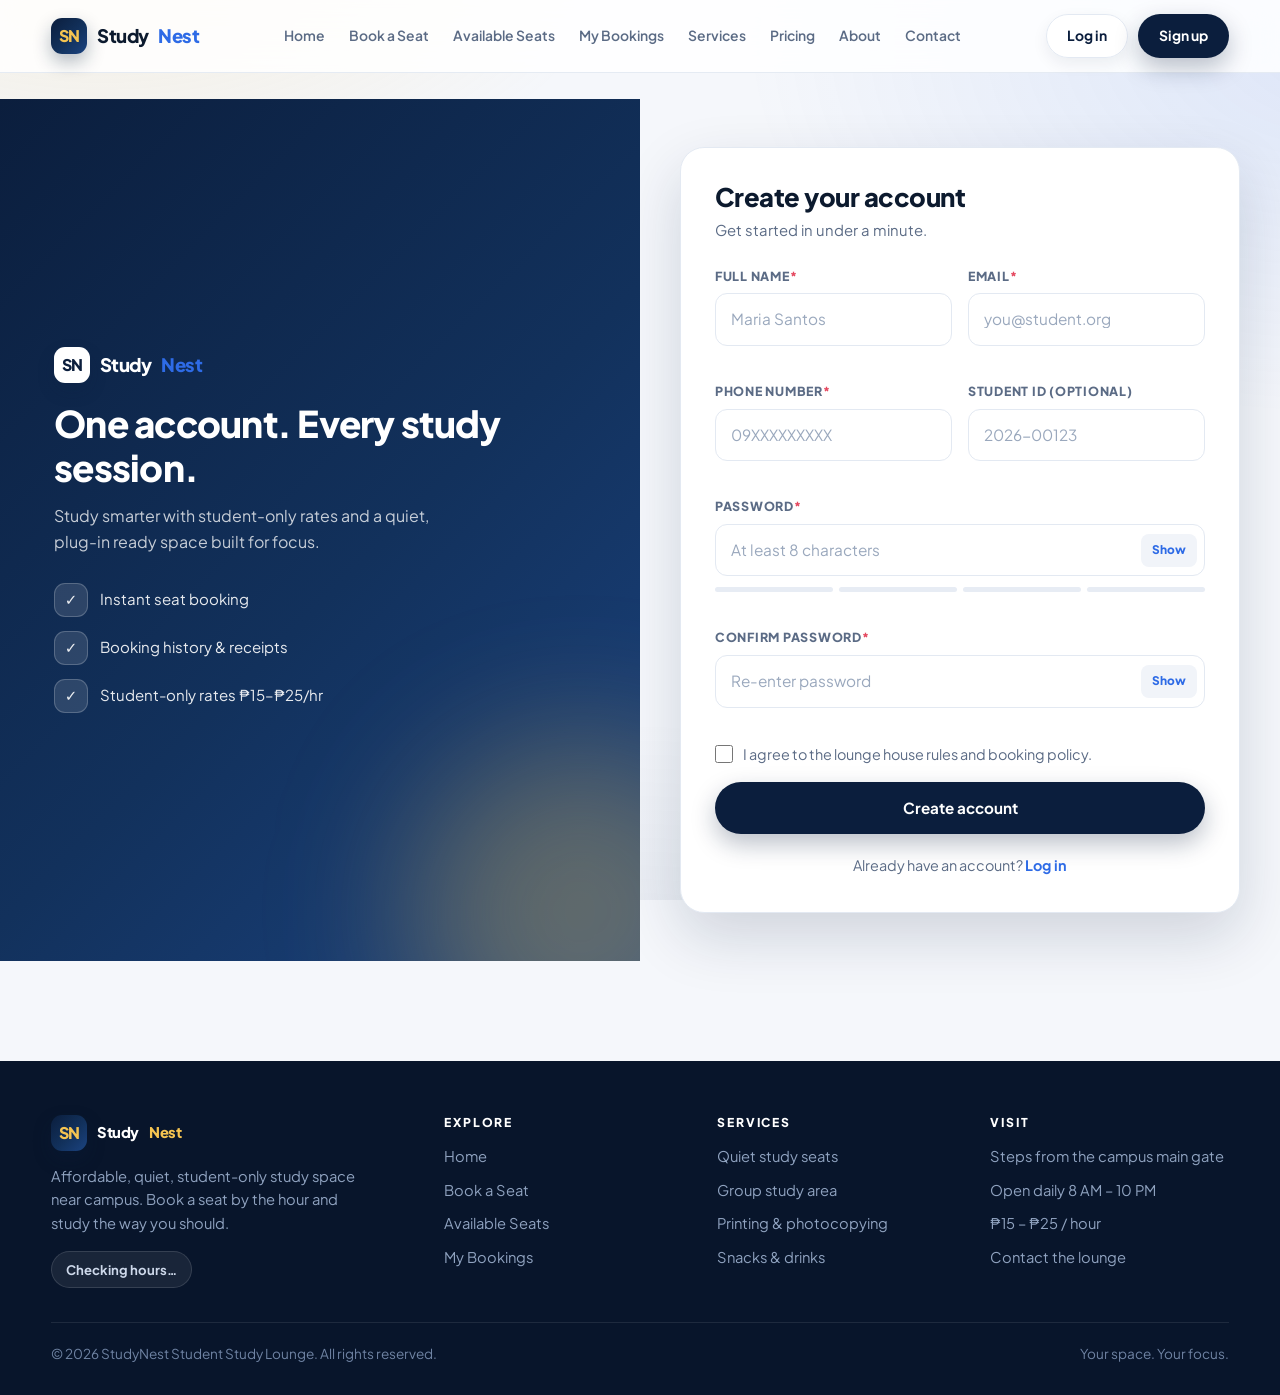
<file: AllMostBoys/register.html>
<!DOCTYPE html>
<html lang="en">
<head>
  <meta charset="UTF-8" />
  <meta name="viewport" content="width=device-width, initial-scale=1.0" />
  <title>Sign up — StudyNest</title>
  <meta name="description" content="Create your StudyNest account and start booking student-only study seats." />
  <link rel="icon" href="data:image/svg+xml,%3Csvg xmlns='http://www.w3.org/2000/svg' viewBox='0 0 64 64'%3E%3Crect width='64' height='64' rx='16' fill='%230b1e3d'/%3E%3Ctext x='32' y='42' font-family='Arial' font-size='26' font-weight='bold' fill='%23f5c451' text-anchor='middle'%3ESN%3C/text%3E%3C/svg%3E" />
  <link rel="preconnect" href="https://fonts.googleapis.com" />
  <link rel="preconnect" href="https://fonts.gstatic.com" crossorigin />
  <link href="https://fonts.googleapis.com/css2?family=Plus+Jakarta+Sans:wght@400;500;600;700;800&display=swap" rel="stylesheet" />
  <link rel="stylesheet" href="css/style.css" />
  <link rel="stylesheet" href="https://pyscript.net/releases/2026.7.3/core.css" />
  <script type="module" src="https://pyscript.net/releases/2026.7.3/core.js"></script>
</head>
<body data-page="register">

  <nav class="nav">
    <div class="container nav-inner">
      <a href="index.html" class="brand"><span class="brand-mark">SN</span>Study<span class="accent">Nest</span></a>

      <ul class="nav-links" id="nav-links">
        <li><a href="index.html" data-nav="home">Home</a></li>
        <li><a href="booking.html" data-nav="book">Book a Seat</a></li>
        <li><a href="seats.html" data-nav="seats">Available Seats</a></li>
        <li><a href="my-bookings.html" data-nav="my-bookings">My Bookings</a></li>
        <li><a href="services.html" data-nav="services">Services</a></li>
        <li><a href="pricing.html" data-nav="pricing">Pricing</a></li>
        <li><a href="about.html" data-nav="about">About</a></li>
        <li><a href="contact.html" data-nav="contact">Contact</a></li>
        <li class="mobile-cta"><a href="login.html" data-nav="login">Login / Sign Up</a></li>
      </ul>

      <div class="nav-actions" id="nav-auth">
        <a href="login.html" class="btn btn-ghost btn-sm">Log in</a>
        <a href="register.html" class="btn btn-primary btn-sm">Sign up</a>
      </div>

      <button class="nav-toggle" id="nav-toggle" type="button" aria-label="Toggle navigation" aria-expanded="false">
        <span></span><span></span><span></span>
      </button>
    </div>
  </nav>

  <main class="auth-wrap">
    <aside class="auth-aside">
      <a href="index.html" class="brand"><span class="brand-mark mark-dark">SN</span>Study<span class="accent">Nest</span></a>
      <h2>One account. Every study session.</h2>
      <p>Study smarter with student-only rates and a quiet, plug-in ready space built for focus.</p>
      <ul class="points">
        <li><span class="b">✓</span>Instant seat booking</li>
        <li><span class="b">✓</span>Booking history &amp; receipts</li>
        <li><span class="b">✓</span>Student-only rates ₱15–₱25/hr</li>
      </ul>
    </aside>
    <div class="auth-main">
      <section class="auth-card wide">
        <h1>Create your account</h1>
        <p class="sub">Get started in under a minute.</p>
        <div class="alert err auth-alert hidden" id="auth-alert"></div>
        <form id="register-form" novalidate>
          <div class="form-grid cols-2">
            <div class="field">
              <label for="reg-name">Full Name<span class="req">*</span></label>
              <input id="reg-name" name="name" type="text" autocomplete="name" class="input" placeholder="Maria Santos" />
              <span class="err" data-err="name"></span>
            </div>
            <div class="field">
              <label for="reg-email">Email<span class="req">*</span></label>
              <input id="reg-email" name="email" type="email" autocomplete="email" class="input" placeholder="you@student.org" />
              <span class="err" data-err="email"></span>
            </div>
            <div class="field">
              <label for="reg-phone">Phone Number<span class="req">*</span></label>
              <input id="reg-phone" name="phone" type="tel" autocomplete="tel" class="input" placeholder="09XXXXXXXXX" />
              <span class="err" data-err="phone"></span>
            </div>
            <div class="field">
              <label for="reg-studentid">Student ID (optional)</label>
              <input id="reg-studentid" name="student_id" type="text" class="input" placeholder="2026-00123" />
              <span class="err" data-err="student_id"></span>
            </div>
            <div class="field full">
              <label for="reg-password">Password<span class="req">*</span></label>
              <div class="input-group">
                <input id="reg-password" name="password" type="password" autocomplete="new-password" class="input" placeholder="At least 8 characters" />
                <button type="button" class="toggle" data-action="toggle-password">Show</button>
              </div>
              <div class="strength" id="pw-strength"><i></i><i></i><i></i><i></i></div>
              <span class="err" data-err="password"></span>
            </div>
            <div class="field full">
              <label for="reg-confirm">Confirm Password<span class="req">*</span></label>
              <div class="input-group">
                <input id="reg-confirm" name="confirm" type="password" autocomplete="new-password" class="input" placeholder="Re-enter password" />
                <button type="button" class="toggle" data-action="toggle-password">Show</button>
              </div>
              <span class="err" data-err="confirm"></span>
            </div>
          </div>
          <label class="check mt-2">
            <input id="reg-terms" type="checkbox" />
            <span>I agree to the lounge house rules and booking policy.</span>
          </label>
          <span class="err" data-err="terms"></span>
          <button type="submit" class="btn btn-primary btn-block mt-2">Create account</button>
        </form>
        <p class="auth-alt">Already have an account? <a href="login.html">Log in</a></p>
      </section>
    </div>
  </main>

  <footer class="footer">
    <div class="container footer-grid">
      <div class="footer-brand">
        <a href="index.html" class="brand"><span class="brand-mark">SN</span>Study<span class="accent">Nest</span></a>
        <p>Affordable, quiet, student-only study space near campus. Book a seat by the hour and study the way you should.</p>
        <span class="footer-status js-status">Checking hours&hellip;</span>
      </div>
      <div class="footer-col">
        <h4>Explore</h4>
        <ul>
          <li><a href="index.html">Home</a></li>
          <li><a href="booking.html">Book a Seat</a></li>
          <li><a href="seats.html">Available Seats</a></li>
          <li><a href="my-bookings.html">My Bookings</a></li>
        </ul>
      </div>
      <div class="footer-col">
        <h4>Services</h4>
        <ul>
          <li><a href="services.html">Quiet study seats</a></li>
          <li><a href="services.html">Group study area</a></li>
          <li><a href="services.html">Printing &amp; photocopying</a></li>
          <li><a href="services.html">Snacks &amp; drinks</a></li>
        </ul>
      </div>
      <div class="footer-col">
        <h4>Visit</h4>
        <ul>
          <li>Steps from the campus main gate</li>
          <li>Open daily 8 AM &ndash; 10 PM</li>
          <li>&#8369;15 &ndash; &#8369;25 / hour</li>
          <li><a href="contact.html">Contact the lounge</a></li>
        </ul>
      </div>
    </div>
    <div class="container footer-bottom">
      <p>&copy; 2026 StudyNest Student Study Lounge. All rights reserved.</p>
      <p>Your space. Your focus.</p>
    </div>
  </footer>

  <div class="toast-host"></div>
  <div class="modal-root"></div>

  <script type="py" src="./py/auth.py" config="./pyscript.json"></script>
</body>
</html>
</file>
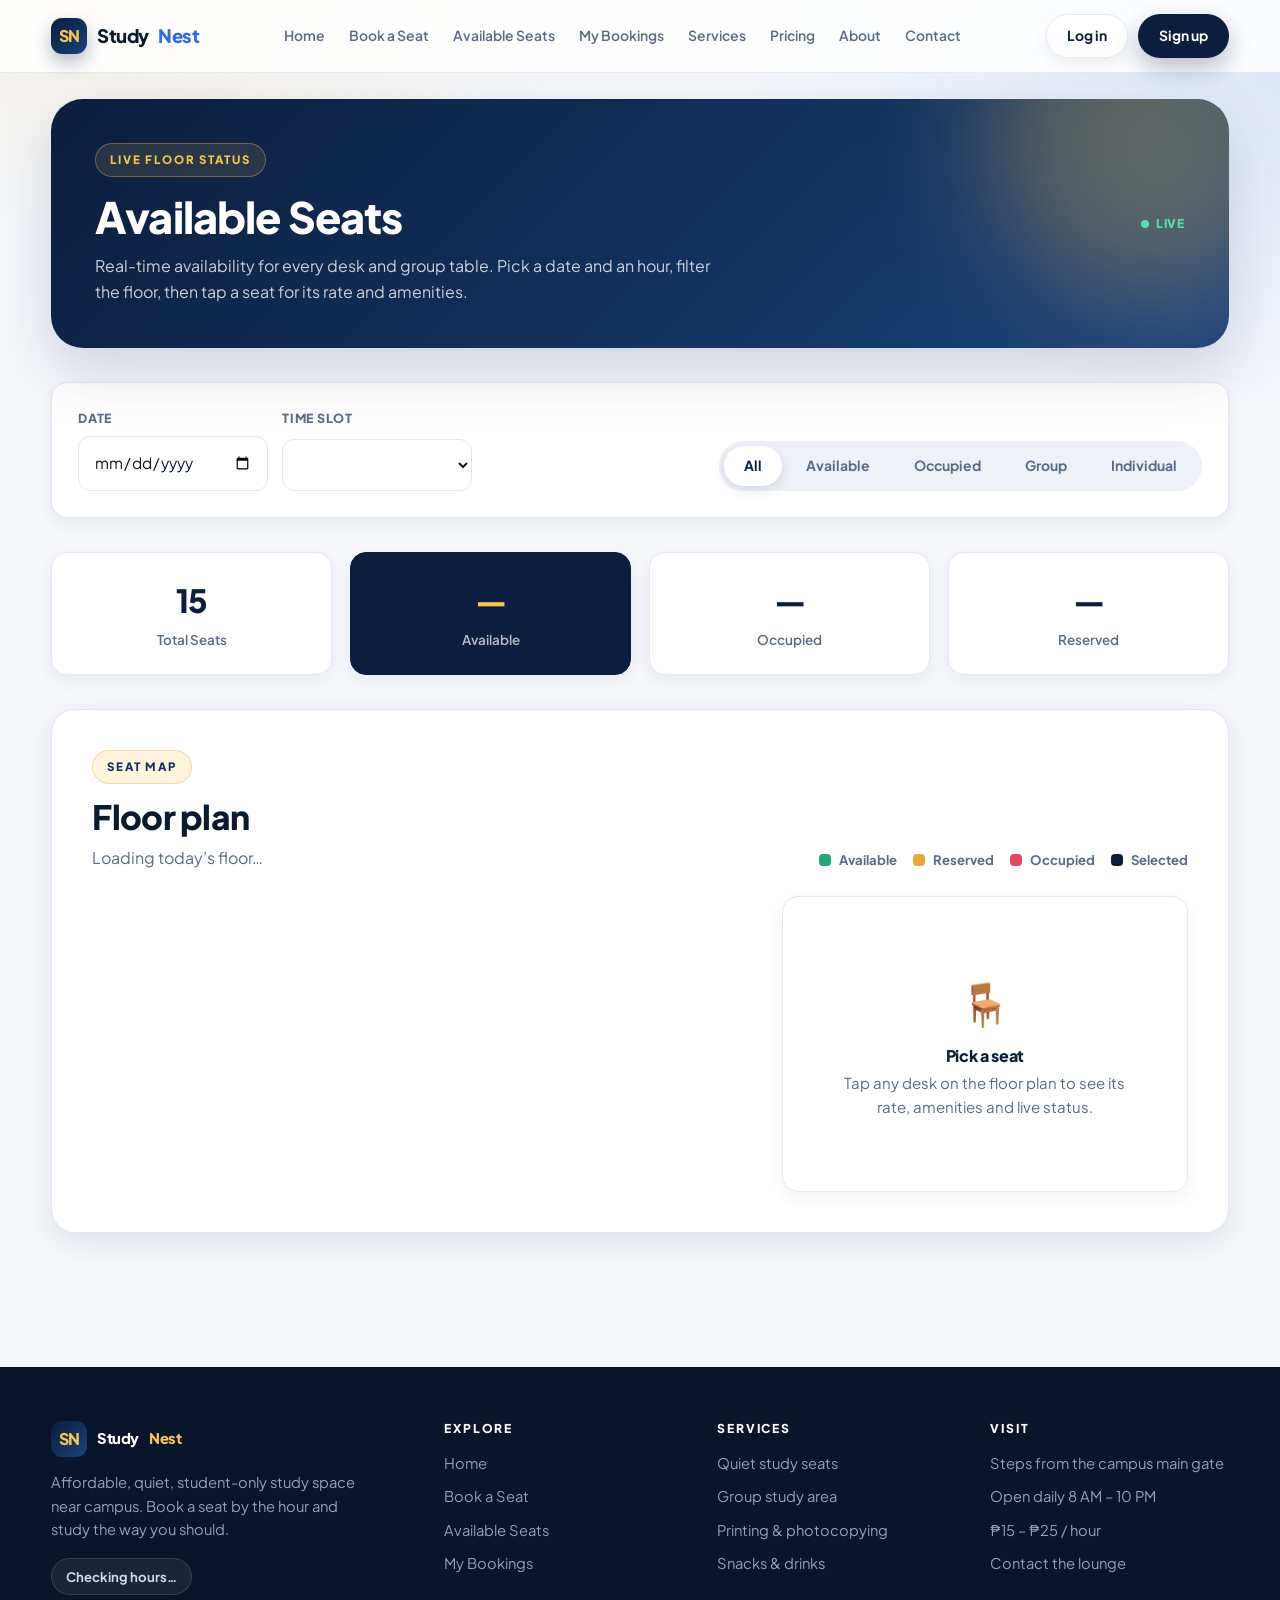
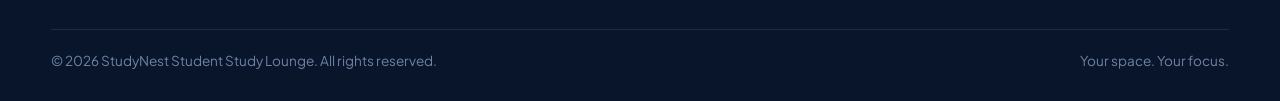
<file: AllMostBoys/seats.html>
<!DOCTYPE html>
<html lang="en">
<head>
  <meta charset="UTF-8" />
  <meta name="viewport" content="width=device-width, initial-scale=1.0" />
  <title>Available Seats — Live Seat Availability | StudyNest</title>
  <meta name="description" content="Watch the StudyNest floor live: 12 individual study seats and 3 group tables with real-time availability by date and hour. Filter by available, occupied, group or individual seats." />
  <link rel="icon" href="data:image/svg+xml,%3Csvg xmlns='http://www.w3.org/2000/svg' viewBox='0 0 64 64'%3E%3Crect width='64' height='64' rx='16' fill='%230b1e3d'/%3E%3Ctext x='32' y='42' font-family='Arial' font-size='26' font-weight='bold' fill='%23f5c451' text-anchor='middle'%3ESN%3C/text%3E%3C/svg%3E" />
  <link rel="preconnect" href="https://fonts.googleapis.com" />
  <link rel="preconnect" href="https://fonts.gstatic.com" crossorigin />
  <link href="https://fonts.googleapis.com/css2?family=Plus+Jakarta+Sans:wght@400;500;600;700;800&display=swap" rel="stylesheet" />
  <link rel="stylesheet" href="css/style.css" />
  <link rel="stylesheet" href="css/dashboard.css" />
  <link rel="stylesheet" href="https://pyscript.net/releases/2026.7.3/core.css" />
  <script type="module" src="https://pyscript.net/releases/2026.7.3/core.js"></script>
</head>
<body data-page="seats">

  <nav class="nav">
    <div class="container nav-inner">
      <a href="index.html" class="brand"><span class="brand-mark">SN</span>Study<span class="accent">Nest</span></a>

      <ul class="nav-links" id="nav-links">
        <li><a href="index.html" data-nav="home">Home</a></li>
        <li><a href="booking.html" data-nav="book">Book a Seat</a></li>
        <li><a href="seats.html" data-nav="seats">Available Seats</a></li>
        <li><a href="my-bookings.html" data-nav="my-bookings">My Bookings</a></li>
        <li><a href="services.html" data-nav="services">Services</a></li>
        <li><a href="pricing.html" data-nav="pricing">Pricing</a></li>
        <li><a href="about.html" data-nav="about">About</a></li>
        <li><a href="contact.html" data-nav="contact">Contact</a></li>
        <li class="mobile-cta"><a href="login.html" data-nav="login">Login / Sign Up</a></li>
      </ul>

      <div class="nav-actions" id="nav-auth">
        <a href="login.html" class="btn btn-ghost btn-sm">Log in</a>
        <a href="register.html" class="btn btn-primary btn-sm">Sign up</a>
      </div>

      <button class="nav-toggle" id="nav-toggle" type="button" aria-label="Toggle navigation" aria-expanded="false">
        <span></span><span></span><span></span>
      </button>
    </div>
  </nav>

  <main class="container">

    <section class="section">
      <div class="page-hero">
        <div class="row between">
          <div>
            <span class="eyebrow on-dark">Live floor status</span>
            <h1>Available Seats</h1>
            <p>Real-time availability for every desk and group table. Pick a date and an hour, filter the floor, then tap a seat for its rate and amenities.</p>
          </div>
          <span class="badge-live"><span class="pulse"></span>Live</span>
        </div>
      </div>
    </section>

    <section class="section">
      <div class="card control-bar">
        <div class="control-fields">
          <div class="field">
            <label for="seat-date">Date</label>
            <input type="date" id="seat-date" class="input" />
          </div>
          <div class="field">
            <label for="seat-slot">Time slot</label>
            <select id="seat-slot" class="select"></select>
          </div>
        </div>
        <div class="tabs" id="seat-filters">
          <button type="button" class="tab active" data-filter="all">All</button>
          <button type="button" class="tab" data-filter="available">Available</button>
          <button type="button" class="tab" data-filter="occupied">Occupied</button>
          <button type="button" class="tab" data-filter="group">Group</button>
          <button type="button" class="tab" data-filter="individual">Individual</button>
        </div>
      </div>
    </section>

    <section class="section">
      <div class="stat-grid" id="seat-stats">
        <div class="stat-card">
          <span class="value" id="kpi-total">15</span>
          <span class="label">Total Seats</span>
        </div>
        <div class="stat-card accent">
          <span class="value" id="kpi-available">&mdash;</span>
          <span class="label">Available</span>
        </div>
        <div class="stat-card">
          <span class="value" id="kpi-occupied">&mdash;</span>
          <span class="label">Occupied</span>
        </div>
        <div class="stat-card">
          <span class="value" id="kpi-reserved">&mdash;</span>
          <span class="label">Reserved</span>
        </div>
      </div>
    </section>

    <section class="section">
      <div class="section-card">
        <div class="section-head">
          <div class="lead">
            <span class="eyebrow">Seat map</span>
            <h2>Floor plan</h2>
            <p id="seats-context">Loading today&rsquo;s floor&hellip;</p>
          </div>
          <div class="legend">
            <span><i class="l-ok"></i>Available</span>
            <span><i class="l-warn"></i>Reserved</span>
            <span><i class="l-bad"></i>Occupied</span>
            <span><i class="l-sel"></i>Selected</span>
          </div>
        </div>

        <div class="seats-layout">
          <div>
            <div id="floor-map"></div>
            <div class="empty-state hidden" id="filter-empty">
              <div class="big">🪑</div>
              <h4>No seats match this filter</h4>
              <p>Switch back to the All tab to see the whole floor again.</p>
            </div>
          </div>

          <aside>
            <div class="card seat-detail" id="seat-detail">
              <div class="empty-state">
                <div class="big">🪑</div>
                <h4>Pick a seat</h4>
                <p>Tap any desk on the floor plan to see its rate, amenities and live status.</p>
              </div>
            </div>
          </aside>
        </div>
      </div>
    </section>

  </main>

  <footer class="footer">
    <div class="container footer-grid">
      <div class="footer-brand">
        <a href="index.html" class="brand"><span class="brand-mark">SN</span>Study<span class="accent">Nest</span></a>
        <p>Affordable, quiet, student-only study space near campus. Book a seat by the hour and study the way you should.</p>
        <span class="footer-status js-status">Checking hours&hellip;</span>
      </div>

      <div class="footer-col">
        <h4>Explore</h4>
        <ul>
          <li><a href="index.html">Home</a></li>
          <li><a href="booking.html">Book a Seat</a></li>
          <li><a href="seats.html">Available Seats</a></li>
          <li><a href="my-bookings.html">My Bookings</a></li>
        </ul>
      </div>

      <div class="footer-col">
        <h4>Services</h4>
        <ul>
          <li><a href="services.html">Quiet study seats</a></li>
          <li><a href="services.html">Group study area</a></li>
          <li><a href="services.html">Printing &amp; photocopying</a></li>
          <li><a href="services.html">Snacks &amp; drinks</a></li>
        </ul>
      </div>

      <div class="footer-col">
        <h4>Visit</h4>
        <ul>
          <li>Steps from the campus main gate</li>
          <li>Open daily 8 AM &ndash; 10 PM</li>
          <li>&#8369;15 &ndash; &#8369;25 / hour</li>
          <li><a href="contact.html">Contact the lounge</a></li>
        </ul>
      </div>
    </div>

    <div class="container footer-bottom">
      <p>&copy; 2026 StudyNest Student Study Lounge. All rights reserved.</p>
      <p>Your space. Your focus.</p>
    </div>
  </footer>

  <div class="toast-host"></div>
  <div class="modal-root"></div>

  <script type="py" src="./py/seats.py" config="./pyscript.json"></script>
</body>
</html>
</file>
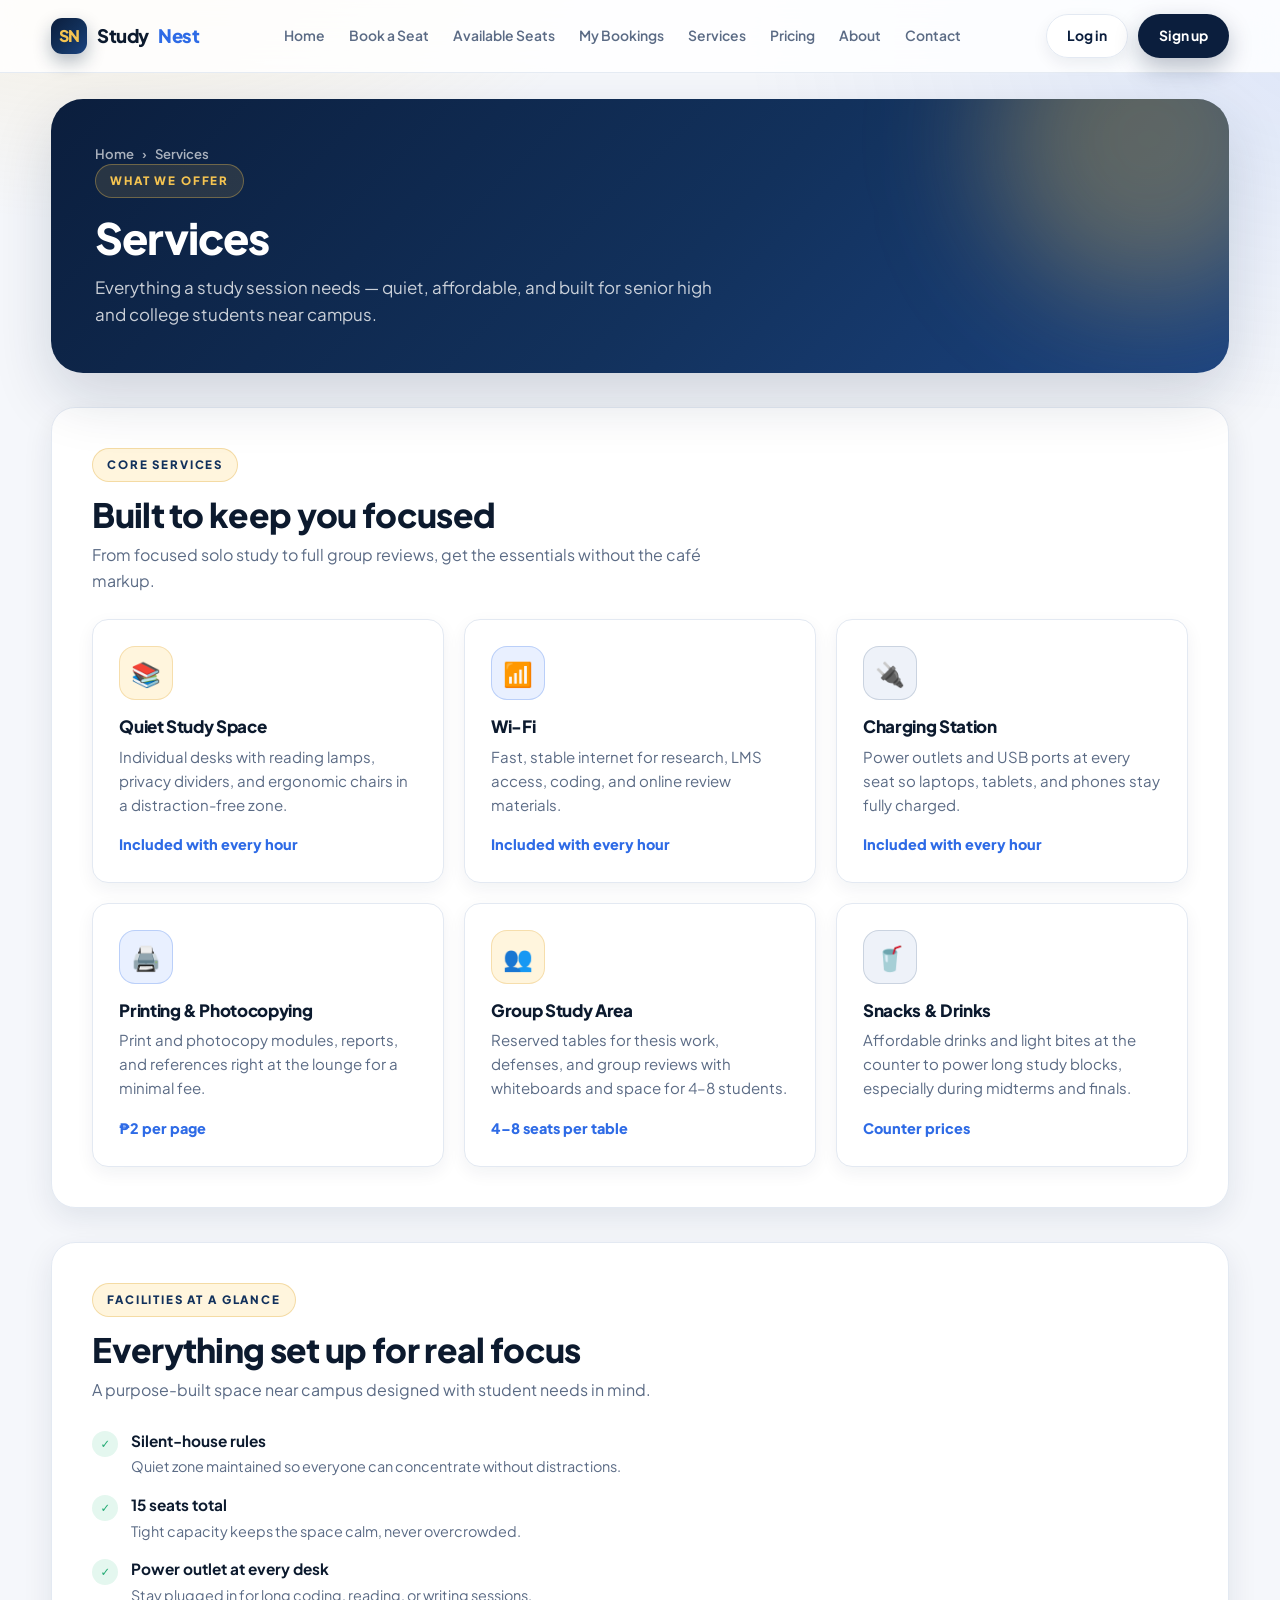
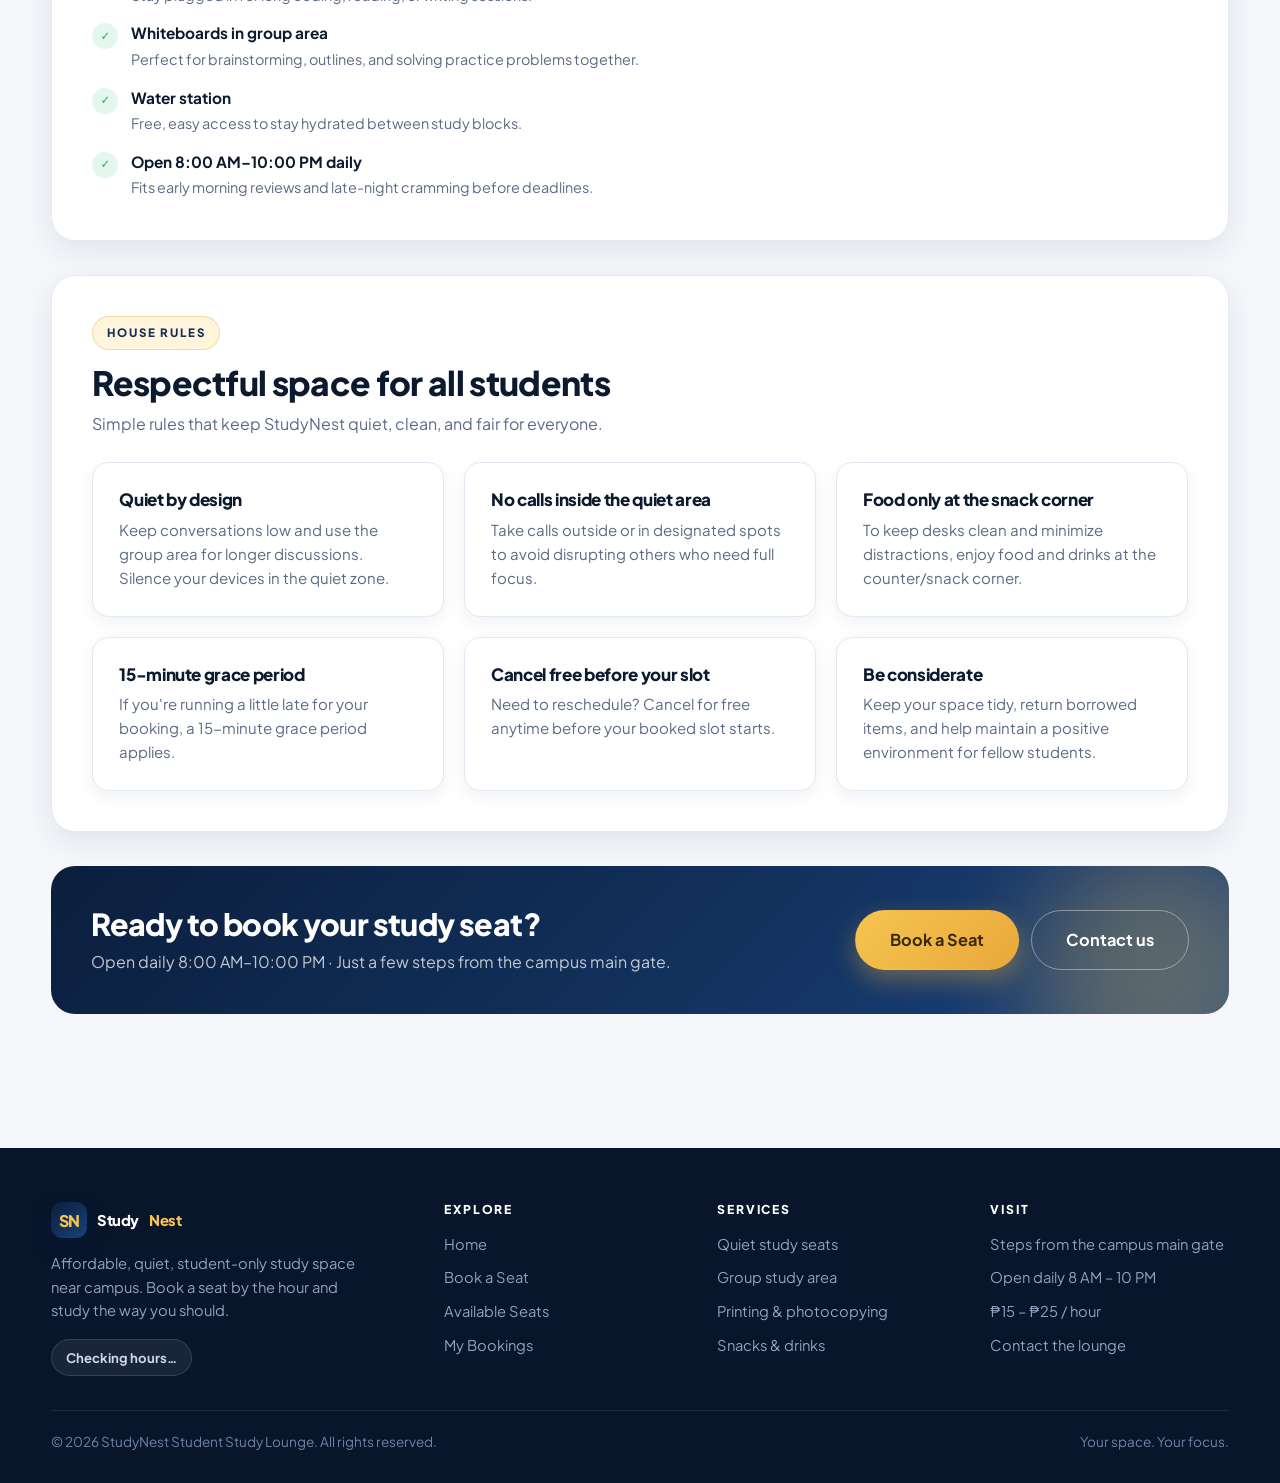
<file: AllMostBoys/services.html>
<!DOCTYPE html>
<html lang="en">
<head>
  <meta charset="UTF-8" />
  <meta name="viewport" content="width=device-width, initial-scale=1.0" />
  <title>Services — StudyNest Student Study Lounge</title>
  <meta name="description" content="Services at StudyNest: quiet study space, Wi-Fi, charging, printing & photocopying, group study area, snacks & drinks. Student-only, ₱15–₱25 per hour." />
  <link rel="icon" href="data:image/svg+xml,%3Csvg xmlns='http://www.w3.org/2000/svg' viewBox='0 0 64 64'%3E%3Crect width='64' height='64' rx='16' fill='%230b1e3d'/%3E%3Ctext x='32' y='42' font-family='Arial' font-size='26' font-weight='bold' fill='%23f5c451' text-anchor='middle'%3ESN%3C/text%3E%3C/svg%3E" />
  <link rel="preconnect" href="https://fonts.googleapis.com" />
  <link rel="preconnect" href="https://fonts.gstatic.com" crossorigin />
  <link href="https://fonts.googleapis.com/css2?family=Plus+Jakarta+Sans:wght@400;500;600;700;800&display=swap" rel="stylesheet" />
  <link rel="stylesheet" href="css/style.css" />
  <link rel="stylesheet" href="css/pages.css" />
  <link rel="stylesheet" href="https://pyscript.net/releases/2026.7.3/core.css" />
  <script type="module" src="https://pyscript.net/releases/2026.7.3/core.js"></script>
</head>
<body data-page="services">

  <nav class="nav">
    <div class="container nav-inner">
      <a href="index.html" class="brand"><span class="brand-mark">SN</span>Study<span class="accent">Nest</span></a>

      <ul class="nav-links" id="nav-links">
        <li><a href="index.html" data-nav="home">Home</a></li>
        <li><a href="booking.html" data-nav="book">Book a Seat</a></li>
        <li><a href="seats.html" data-nav="seats">Available Seats</a></li>
        <li><a href="my-bookings.html" data-nav="my-bookings">My Bookings</a></li>
        <li><a href="services.html" data-nav="services">Services</a></li>
        <li><a href="pricing.html" data-nav="pricing">Pricing</a></li>
        <li><a href="about.html" data-nav="about">About</a></li>
        <li><a href="contact.html" data-nav="contact">Contact</a></li>
        <li class="mobile-cta"><a href="login.html" data-nav="login">Login / Sign Up</a></li>
      </ul>

      <div class="nav-actions" id="nav-auth">
        <a href="login.html" class="btn btn-ghost btn-sm">Log in</a>
        <a href="register.html" class="btn btn-primary btn-sm">Sign up</a>
      </div>

      <button class="nav-toggle" id="nav-toggle" type="button" aria-label="Toggle navigation" aria-expanded="false">
        <span></span><span></span><span></span>
      </button>
    </div>
  </nav>

  <main class="container">
    <section class="section">
      <div class="page-hero">
        <div class="breadcrumb">
          <a href="index.html">Home</a>
          <span>›</span>
          <span>Services</span>
        </div>
        <span class="eyebrow on-dark">What we offer</span>
        <h1>Services</h1>
        <p class="hero-sub">Everything a study session needs — quiet, affordable, and built for senior high and college students near campus.</p>
      </div>
    </section>

    <section class="section">
      <div class="section-card">
        <div class="section-head">
          <div class="lead">
            <span class="eyebrow">Core services</span>
            <h2>Built to keep you focused</h2>
            <p>From focused solo study to full group reviews, get the essentials without the café markup.</p>
          </div>
        </div>

        <div class="grid grid-3">
          <article class="card service-card">
            <div class="icon-tile">📚</div>
            <h3>Quiet Study Space</h3>
            <p>Individual desks with reading lamps, privacy dividers, and ergonomic chairs in a distraction-free zone.</p>
            <div class="price">Included with every hour</div>
          </article>
          <article class="card service-card">
            <div class="icon-tile blue">📶</div>
            <h3>Wi-Fi</h3>
            <p>Fast, stable internet for research, LMS access, coding, and online review materials.</p>
            <div class="price">Included with every hour</div>
          </article>
          <article class="card service-card">
            <div class="icon-tile navy">🔌</div>
            <h3>Charging Station</h3>
            <p>Power outlets and USB ports at every seat so laptops, tablets, and phones stay fully charged.</p>
            <div class="price">Included with every hour</div>
          </article>
          <article class="card service-card">
            <div class="icon-tile blue">🖨️</div>
            <h3>Printing & Photocopying</h3>
            <p>Print and photocopy modules, reports, and references right at the lounge for a minimal fee.</p>
            <div class="price">₱2 per page</div>
          </article>
          <article class="card service-card">
            <div class="icon-tile">👥</div>
            <h3>Group Study Area</h3>
            <p>Reserved tables for thesis work, defenses, and group reviews with whiteboards and space for 4–8 students.</p>
            <div class="price">4–8 seats per table</div>
          </article>
          <article class="card service-card">
            <div class="icon-tile navy">🥤</div>
            <h3>Snacks & Drinks</h3>
            <p>Affordable drinks and light bites at the counter to power long study blocks, especially during midterms and finals.</p>
            <div class="price">Counter prices</div>
          </article>
        </div>
      </div>
    </section>

    <section class="section">
      <div class="section-card">
        <div class="section-head">
          <div class="lead">
            <span class="eyebrow">Facilities at a glance</span>
            <h2>Everything set up for real focus</h2>
            <p>A purpose-built space near campus designed with student needs in mind.</p>
          </div>
        </div>

        <ul class="feature-list">
          <li>
            <span class="tick">✓</span>
            <div>
              <strong>Silent-house rules</strong>
              <span class="d">Quiet zone maintained so everyone can concentrate without distractions.</span>
            </div>
          </li>
          <li>
            <span class="tick">✓</span>
            <div>
              <strong>15 seats total</strong>
              <span class="d">Tight capacity keeps the space calm, never overcrowded.</span>
            </div>
          </li>
          <li>
            <span class="tick">✓</span>
            <div>
              <strong>Power outlet at every desk</strong>
              <span class="d">Stay plugged in for long coding, reading, or writing sessions.</span>
            </div>
          </li>
          <li>
            <span class="tick">✓</span>
            <div>
              <strong>Whiteboards in group area</strong>
              <span class="d">Perfect for brainstorming, outlines, and solving practice problems together.</span>
            </div>
          </li>
          <li>
            <span class="tick">✓</span>
            <div>
              <strong>Water station</strong>
              <span class="d">Free, easy access to stay hydrated between study blocks.</span>
            </div>
          </li>
          <li>
            <span class="tick">✓</span>
            <div>
              <strong>Open 8:00 AM–10:00 PM daily</strong>
              <span class="d">Fits early morning reviews and late-night cramming before deadlines.</span>
            </div>
          </li>
        </ul>
      </div>
    </section>

    <section class="section">
      <div class="section-card">
        <div class="section-head">
          <div class="lead">
            <span class="eyebrow">House rules</span>
            <h2>Respectful space for all students</h2>
            <p>Simple rules that keep StudyNest quiet, clean, and fair for everyone.</p>
          </div>
        </div>

        <div class="grid grid-3">
          <div class="card">
            <h3>Quiet by design</h3>
            <p>Keep conversations low and use the group area for longer discussions. Silence your devices in the quiet zone.</p>
          </div>
          <div class="card">
            <h3>No calls inside the quiet area</h3>
            <p>Take calls outside or in designated spots to avoid disrupting others who need full focus.</p>
          </div>
          <div class="card">
            <h3>Food only at the snack corner</h3>
            <p>To keep desks clean and minimize distractions, enjoy food and drinks at the counter/snack corner.</p>
          </div>
          <div class="card">
            <h3>15-minute grace period</h3>
            <p>If you're running a little late for your booking, a 15-minute grace period applies.</p>
          </div>
          <div class="card">
            <h3>Cancel free before your slot</h3>
            <p>Need to reschedule? Cancel for free anytime before your booked slot starts.</p>
          </div>
          <div class="card">
            <h3>Be considerate</h3>
            <p>Keep your space tidy, return borrowed items, and help maintain a positive environment for fellow students.</p>
          </div>
        </div>
      </div>
    </section>

    <section class="section">
      <div class="cta-band">
        <div>
          <h2>Ready to book your study seat?</h2>
          <p>Open daily 8:00 AM–10:00 PM · Just a few steps from the campus main gate.</p>
        </div>
        <div class="cta-actions">
          <a href="booking.html" class="btn btn-amber btn-lg">Book a Seat</a>
          <a href="contact.html" class="btn btn-outline-light btn-lg">Contact us</a>
        </div>
      </div>
    </section>
  </main>

  <footer class="footer">
    <div class="container footer-grid">
      <div class="footer-brand">
        <a href="index.html" class="brand"><span class="brand-mark">SN</span>Study<span class="accent">Nest</span></a>
        <p>Affordable, quiet, student-only study space near campus. Book a seat by the hour and study the way you should.</p>
        <span class="footer-status js-status">Checking hours…</span>
      </div>

      <div class="footer-col">
        <h4>Explore</h4>
        <ul>
          <li><a href="index.html">Home</a></li>
          <li><a href="booking.html">Book a Seat</a></li>
          <li><a href="seats.html">Available Seats</a></li>
          <li><a href="my-bookings.html">My Bookings</a></li>
        </ul>
      </div>

      <div class="footer-col">
        <h4>Services</h4>
        <ul>
          <li><a href="services.html">Quiet study seats</a></li>
          <li><a href="services.html">Group study area</a></li>
          <li><a href="services.html">Printing &amp; photocopying</a></li>
          <li><a href="services.html">Snacks &amp; drinks</a></li>
        </ul>
      </div>

      <div class="footer-col">
        <h4>Visit</h4>
        <ul>
          <li>Steps from the campus main gate</li>
          <li>Open daily 8 AM – 10 PM</li>
          <li>₱15 – ₱25 / hour</li>
          <li><a href="contact.html">Contact the lounge</a></li>
        </ul>
      </div>
    </div>

    <div class="container footer-bottom">
      <p>© 2026 StudyNest Student Study Lounge. All rights reserved.</p>
      <p>Your space. Your focus.</p>
    </div>
  </footer>

  <div class="toast-host"></div>
  <div class="modal-root"></div>

  <script type="py" src="./py/main.py" config="./pyscript.json"></script>
</body>
</html>
</file>
<file: AllMostBoys/css/style.css>
/* ==========================================================================
   StudyNest — core theme
   Dark navy / white / warm amber-yellow · rounded cards · modern type
   ========================================================================== */

:root {
  --navy-900: #08152b;
  --navy-800: #0b1e3d;
  --navy-700: #12315c;
  --navy-600: #1b4380;
  --blue: #2e6be6;
  --blue-soft: #e9f0ff;
  --amber: #f5c451;
  --amber-deep: #e0a93b;
  --amber-soft: #fff5dd;
  --cream: #fff9ee;
  --sand: #f6ecd8;
  --ink: #0c1a2e;
  --muted: #5b6b85;
  --line: #e3e9f2;
  --surface: #ffffff;
  --page: #f5f7fb;
  --ok: #1fa971;
  --ok-soft: #e4f7ef;
  --warn: #e8a93b;
  --warn-soft: #fdf3e0;
  --bad: #e5485f;
  --bad-soft: #fdeaee;
  --r-sm: 10px;
  --r: 16px;
  --r-lg: 24px;
  --r-xl: 32px;
  --shadow: 0 10px 30px rgba(11, 30, 61, 0.09);
  --shadow-lg: 0 24px 60px rgba(11, 30, 61, 0.16);
  --ring: 0 0 0 4px rgba(46, 107, 230, 0.18);
  --nav-h: 72px;
  --grad-navy: linear-gradient(135deg, #0b1e3d 0%, #12315c 55%, #1b4380 100%);
  --grad-amber: linear-gradient(135deg, #f5c451, #e9a83a);
}

* { box-sizing: border-box; margin: 0; padding: 0; }

html { scroll-behavior: smooth; scroll-padding-top: calc(var(--nav-h) + 18px); }

body {
  font-family: "Plus Jakarta Sans", "Segoe UI", system-ui, -apple-system, Roboto, Arial, sans-serif;
  color: var(--ink);
  background: var(--page);
  line-height: 1.6;
  min-height: 100vh;
  overflow-x: hidden;
  -webkit-font-smoothing: antialiased;
}

body::before {
  content: "";
  position: fixed;
  inset: 0;
  z-index: -2;
  background:
    radial-gradient(900px 520px at 8% -10%, rgba(245, 196, 81, 0.18), transparent 60%),
    radial-gradient(1000px 620px at 105% 5%, rgba(46, 107, 230, 0.12), transparent 60%),
    radial-gradient(800px 600px at 50% 120%, rgba(18, 49, 92, 0.10), transparent 60%);
}

img { max-width: 100%; display: block; }
a { color: inherit; text-decoration: none; }
button { font: inherit; }
h1, h2, h3, h4 { line-height: 1.2; letter-spacing: -0.02em; font-weight: 800; }
strong { color: var(--ink); }

.container { width: min(1180px, 92%); margin-inline: auto; }
.narrow { width: min(880px, 92%); margin-inline: auto; }

.eyebrow {
  display: inline-flex;
  align-items: center;
  gap: 8px;
  font-size: 0.72rem;
  font-weight: 800;
  letter-spacing: 0.16em;
  text-transform: uppercase;
  color: var(--navy-700);
  background: var(--amber-soft);
  border: 1px solid rgba(224, 169, 59, 0.35);
  padding: 7px 14px;
  border-radius: 999px;
}

.eyebrow.on-dark {
  color: var(--amber);
  background: rgba(245, 196, 81, 0.12);
  border-color: rgba(245, 196, 81, 0.34);
}

.muted { color: var(--muted); }
.center { text-align: center; }

/* ==========================================================================
   BUTTONS
   ========================================================================== */
.btn {
  display: inline-flex;
  align-items: center;
  justify-content: center;
  gap: 9px;
  font-weight: 700;
  font-size: 0.95rem;
  padding: 13px 26px;
  border: 1px solid transparent;
  border-radius: 999px;
  cursor: pointer;
  white-space: nowrap;
  transition: transform 0.18s ease, box-shadow 0.18s ease, background 0.18s ease, color 0.18s ease, border-color 0.18s ease;
}
.btn:hover { transform: translateY(-2px); }
.btn:active { transform: translateY(1px); }
.btn:disabled { opacity: 0.5; cursor: not-allowed; transform: none; }
.btn:focus-visible { outline: none; box-shadow: var(--ring); }

.btn-primary { background: var(--navy-800); color: #fff; box-shadow: 0 10px 24px rgba(11, 30, 61, 0.28); }
.btn-primary:hover { background: var(--navy-700); box-shadow: 0 16px 32px rgba(11, 30, 61, 0.32); }

.btn-amber { background: var(--grad-amber); color: #3c2a05; box-shadow: 0 10px 24px rgba(224, 169, 59, 0.4); }
.btn-amber:hover { box-shadow: 0 16px 34px rgba(224, 169, 59, 0.5); }

.btn-blue { background: var(--blue); color: #fff; box-shadow: 0 10px 24px rgba(46, 107, 230, 0.34); }
.btn-blue:hover { background: #245ccd; }

.btn-ghost { background: rgba(255, 255, 255, 0.85); color: var(--navy-800); border-color: var(--line); box-shadow: 0 6px 16px rgba(11, 30, 61, 0.07); }
.btn-ghost:hover { border-color: var(--navy-700); background: #fff; }

.btn-outline-light { background: transparent; color: #fff; border-color: rgba(255, 255, 255, 0.4); }
.btn-outline-light:hover { background: rgba(255, 255, 255, 0.12); border-color: #fff; }

.btn-danger { background: var(--bad); color: #fff; box-shadow: 0 10px 22px rgba(229, 72, 95, 0.3); }
.btn-sm { padding: 9px 18px; font-size: 0.86rem; }
.btn-lg { padding: 16px 34px; font-size: 1.02rem; }
.btn-block { width: 100%; }

/* ==========================================================================
   NAVIGATION
   ========================================================================== */
.nav {
  position: sticky;
  top: 0;
  z-index: 90;
  background: rgba(255, 255, 255, 0.86);
  backdrop-filter: blur(16px) saturate(160%);
  -webkit-backdrop-filter: blur(16px) saturate(160%);
  border-bottom: 1px solid rgba(227, 233, 242, 0.9);
  transition: box-shadow 0.25s ease, background 0.25s ease;
}
.nav.scrolled { box-shadow: 0 10px 30px rgba(11, 30, 61, 0.10); background: rgba(255, 255, 255, 0.95); }

.nav-inner {
  min-height: var(--nav-h);
  display: flex;
  align-items: center;
  justify-content: space-between;
  gap: 18px;
}

.brand { display: inline-flex; align-items: center; gap: 10px; font-weight: 800; font-size: 1.16rem; letter-spacing: -0.03em; }
.brand-mark {
  width: 36px; height: 36px;
  display: grid; place-items: center;
  border-radius: 11px;
  background: var(--grad-navy);
  color: var(--amber);
  font-size: 1rem;
  font-weight: 800;
  box-shadow: 0 8px 18px rgba(11, 30, 61, 0.3);
}
.brand span.accent, .brand .accent { color: var(--blue); }
.brand .mark-dark { background: #fff; color: var(--navy-800); box-shadow: 0 8px 18px rgba(11, 30, 61, 0.16); }

.nav-links { display: flex; align-items: center; gap: 2px; list-style: none; }
.nav-links a {
  display: inline-block;
  padding: 8px 11px;
  border-radius: 999px;
  font-size: 0.87rem;
  font-weight: 600;
  color: var(--muted);
  transition: color 0.18s ease, background 0.18s ease;
}
.nav-links a:hover { color: var(--navy-800); background: rgba(11, 30, 61, 0.06); }
.nav-links a.active { color: var(--blue); background: var(--blue-soft); }
.nav-links .mobile-cta { display: none; }

.nav-actions { display: flex; align-items: center; gap: 10px; }
.nav-actions .btn { padding: 10px 20px; font-size: 0.87rem; }

.nav-user { display: none; align-items: center; gap: 10px; }
.nav-user.show { display: flex; }
.nav-avatar {
  width: 36px; height: 36px; border-radius: 50%;
  display: grid; place-items: center;
  background: var(--grad-navy); color: var(--amber);
  font-weight: 800; font-size: 0.86rem;
}
.nav-user-name { font-size: 0.86rem; font-weight: 700; color: var(--navy-800); max-width: 120px; overflow: hidden; text-overflow: ellipsis; white-space: nowrap; }
.nav-logout { background: none; border: 1px solid var(--line); color: var(--muted); border-radius: 999px; padding: 8px 14px; font-size: 0.82rem; font-weight: 700; cursor: pointer; transition: all 0.18s ease; }
.nav-logout:hover { color: var(--bad); border-color: rgba(229, 72, 95, 0.4); }

.nav-toggle {
  display: none;
  flex-direction: column;
  gap: 5px;
  background: #fff;
  border: 1px solid var(--line);
  border-radius: 12px;
  padding: 11px;
  cursor: pointer;
}
.nav-toggle span { display: block; width: 20px; height: 2px; border-radius: 2px; background: var(--navy-800); transition: transform 0.25s ease, opacity 0.2s ease; }
.nav-toggle.active span:nth-child(1) { transform: translateY(7px) rotate(45deg); }
.nav-toggle.active span:nth-child(2) { opacity: 0; }
.nav-toggle.active span:nth-child(3) { transform: translateY(-7px) rotate(-45deg); }

/* ==========================================================================
   HERO
   ========================================================================== */
.hero { padding: 34px 0 10px; }

.hero-panel {
  position: relative;
  overflow: hidden;
  border-radius: var(--r-xl);
  background: var(--grad-navy);
  color: #fff;
  padding: 58px 54px;
  display: grid;
  grid-template-columns: 1.15fr 0.85fr;
  gap: 44px;
  align-items: center;
  box-shadow: var(--shadow-lg);
}
.hero-panel::before,
.hero-panel::after {
  content: "";
  position: absolute;
  border-radius: 50%;
  filter: blur(70px);
  opacity: 0.55;
  pointer-events: none;
}
.hero-panel::before { width: 380px; height: 380px; background: rgba(46, 107, 230, 0.7); top: -140px; right: 26%; }
.hero-panel::after { width: 340px; height: 340px; background: rgba(245, 196, 81, 0.55); bottom: -160px; left: -80px; }
.hero-copy, .hero-aside { position: relative; z-index: 1; }

.hero h1 {
  font-size: clamp(2.4rem, 5vw, 3.7rem);
  line-height: 1.04;
  letter-spacing: -0.045em;
  margin: 20px 0 16px;
  text-transform: uppercase;
}
.hero h1 .accent { color: var(--amber); }
.hero-sub { font-size: 1.06rem; color: rgba(255, 255, 255, 0.78); max-width: 520px; }

.hero-actions { display: flex; flex-wrap: wrap; gap: 12px; margin-top: 28px; }

.hero-facts { display: flex; flex-wrap: wrap; gap: 10px; margin-top: 28px; }
.fact {
  display: inline-flex; align-items: center; gap: 8px;
  background: rgba(255, 255, 255, 0.1);
  border: 1px solid rgba(255, 255, 255, 0.18);
  padding: 8px 15px;
  border-radius: 999px;
  font-size: 0.85rem;
  font-weight: 600;
  color: rgba(255, 255, 255, 0.92);
}
.fact .dot { width: 7px; height: 7px; border-radius: 50%; background: var(--amber); }

/* live availability card inside hero */
.hero-card {
  background: rgba(255, 255, 255, 0.97);
  color: var(--ink);
  border-radius: var(--r-lg);
  padding: 26px;
  box-shadow: 0 30px 60px rgba(4, 12, 26, 0.4);
}
.hero-card-head { display: flex; align-items: center; justify-content: space-between; margin-bottom: 6px; }
.hero-card-head h3 { font-size: 1.02rem; }
.hero-card .sub { font-size: 0.83rem; color: var(--muted); margin-bottom: 18px; }

.live-row { display: flex; align-items: center; justify-content: space-between; padding: 11px 0; border-bottom: 1px dashed var(--line); font-size: 0.9rem; }
.live-row:last-of-type { border-bottom: 0; }
.live-row .k { display: flex; align-items: center; gap: 9px; color: var(--muted); font-weight: 600; }
.live-row .v { font-weight: 800; color: var(--navy-800); }

.status-dot { width: 10px; height: 10px; border-radius: 50%; display: inline-block; }
.dot-ok { background: var(--ok); box-shadow: 0 0 0 4px var(--ok-soft); }
.dot-warn { background: var(--warn); box-shadow: 0 0 0 4px var(--warn-soft); }
.dot-bad { background: var(--bad); box-shadow: 0 0 0 4px var(--bad-soft); }
.dot-mute { background: #9aa8bd; box-shadow: 0 0 0 4px #eef1f6; }

/* ==========================================================================
   SECTIONS / CARDS
   ========================================================================== */
main { padding: 26px 0 60px; }

.section { margin-bottom: 34px; }
.section-card {
  background: var(--surface);
  border: 1px solid var(--line);
  border-radius: var(--r-lg);
  padding: 40px 40px;
  box-shadow: var(--shadow);
}
.section-head { display: flex; flex-wrap: wrap; align-items: flex-end; justify-content: space-between; gap: 16px; margin-bottom: 26px; }
.section-head .lead { max-width: 640px; }
.section-head h2 { font-size: clamp(1.55rem, 3vw, 2.1rem); margin: 12px 0 8px; }
.section-head p { color: var(--muted); }
.section-head.center { justify-content: center; text-align: center; }

.page-hero {
  background: var(--grad-navy);
  color: #fff;
  border-radius: var(--r-xl);
  padding: 44px 44px;
  position: relative;
  overflow: hidden;
  box-shadow: var(--shadow-lg);
}
.page-hero::after {
  content: "";
  position: absolute;
  width: 320px; height: 320px; border-radius: 50%;
  background: rgba(245, 196, 81, 0.32);
  filter: blur(60px);
  right: -80px; top: -120px;
}
.page-hero > * { position: relative; z-index: 1; }
.page-hero h1 { font-size: clamp(1.8rem, 4vw, 2.7rem); margin: 14px 0 10px; }
.page-hero p { color: rgba(255, 255, 255, 0.78); max-width: 640px; }
.breadcrumb { display: flex; gap: 8px; font-size: 0.82rem; color: rgba(255, 255, 255, 0.65); font-weight: 600; }
.breadcrumb a:hover { color: var(--amber); }

.grid { display: grid; gap: 20px; }
.grid-2 { grid-template-columns: repeat(2, minmax(0, 1fr)); }
.grid-3 { grid-template-columns: repeat(3, minmax(0, 1fr)); }
.grid-4 { grid-template-columns: repeat(4, minmax(0, 1fr)); }

.card {
  background: var(--surface);
  border: 1px solid var(--line);
  border-radius: var(--r);
  padding: 26px;
  box-shadow: 0 6px 18px rgba(11, 30, 61, 0.06);
  transition: transform 0.2s ease, box-shadow 0.2s ease, border-color 0.2s ease;
}
.card.hoverable:hover { transform: translateY(-4px); box-shadow: var(--shadow-lg); border-color: rgba(46, 107, 230, 0.3); }
.card h3 { font-size: 1.06rem; margin-bottom: 8px; }
.card p { color: var(--muted); font-size: 0.94rem; }

.icon-tile {
  width: 54px; height: 54px;
  display: grid; place-items: center;
  border-radius: 16px;
  font-size: 1.5rem;
  background: var(--amber-soft);
  border: 1px solid rgba(224, 169, 59, 0.3);
  margin-bottom: 16px;
}
.icon-tile.blue { background: var(--blue-soft); border-color: rgba(46, 107, 230, 0.25); }
.icon-tile.navy { background: #eef2f9; border-color: rgba(18, 49, 92, 0.16); }

.pill {
  display: inline-flex; align-items: center; gap: 7px;
  font-size: 0.78rem; font-weight: 700;
  padding: 5px 12px; border-radius: 999px;
  background: var(--blue-soft); color: var(--blue);
}
.pill.amber { background: var(--amber-soft); color: #8a6100; }
.pill.ok { background: var(--ok-soft); color: #137a53; }
.pill.warn { background: var(--warn-soft); color: #9a6a06; }
.pill.bad { background: var(--bad-soft); color: #b3243a; }
.pill.mute { background: #eef1f6; color: var(--muted); }
.pill.navy { background: #eef2f9; color: var(--navy-700); }

.chip-row { display: flex; flex-wrap: wrap; gap: 8px; }
.chip {
  font-size: 0.8rem; font-weight: 700;
  padding: 6px 12px; border-radius: 999px;
  background: #f1f4f9; color: var(--muted);
  border: 1px solid transparent;
}

.seat-chip {
  display: inline-flex; align-items: center; gap: 7px;
  font-size: 0.79rem; font-weight: 800;
  padding: 7px 13px; border-radius: 10px;
  border: 1px solid transparent;
}
.seat-chip .d { width: 8px; height: 8px; border-radius: 50%; background: currentColor; }
.seat-chip.available { background: var(--ok-soft); color: #137a53; border-color: rgba(31, 169, 113, 0.28); }
.seat-chip.reserved { background: var(--warn-soft); color: #9a6a06; border-color: rgba(232, 169, 59, 0.34); }
.seat-chip.occupied { background: var(--bad-soft); color: #b3243a; border-color: rgba(229, 72, 95, 0.28); }
.seat-chip.selected { background: var(--blue-soft); color: var(--blue); border-color: rgba(46, 107, 230, 0.4); }

/* ==========================================================================
   STATS / STEPS / MISC BLOCKS
   ========================================================================== */
.stat-grid { display: grid; grid-template-columns: repeat(4, minmax(0, 1fr)); gap: 18px; }
.stat-card {
  background: var(--surface);
  border: 1px solid var(--line);
  border-radius: var(--r);
  padding: 22px;
  text-align: center;
  box-shadow: 0 6px 18px rgba(11, 30, 61, 0.06);
}
.stat-card .value { display: block; font-size: 2rem; font-weight: 800; color: var(--navy-800); letter-spacing: -0.04em; }
.stat-card .label { font-size: 0.84rem; color: var(--muted); font-weight: 600; }
.stat-card.accent { background: var(--navy-800); border-color: var(--navy-800); }
.stat-card.accent .value { color: var(--amber); }
.stat-card.accent .label { color: rgba(255, 255, 255, 0.7); }

.steps { display: grid; grid-template-columns: repeat(3, minmax(0, 1fr)); gap: 20px; }
.step {
  background: var(--surface);
  border: 1px solid var(--line);
  border-radius: var(--r);
  padding: 26px;
  position: relative;
}
.step .num {
  width: 40px; height: 40px; border-radius: 12px;
  display: grid; place-items: center;
  background: var(--grad-navy); color: var(--amber);
  font-weight: 800; margin-bottom: 14px;
}
.step h3 { font-size: 1rem; margin-bottom: 6px; }
.step p { color: var(--muted); font-size: 0.92rem; }

.cta-band {
  background: var(--grad-navy);
  color: #fff;
  border-radius: var(--r-lg);
  padding: 40px;
  display: flex;
  flex-wrap: wrap;
  align-items: center;
  justify-content: space-between;
  gap: 22px;
  position: relative;
  overflow: hidden;
}
.cta-band::after {
  content: "";
  position: absolute; right: -60px; bottom: -90px;
  width: 260px; height: 260px; border-radius: 50%;
  background: rgba(245, 196, 81, 0.3); filter: blur(50px);
}
.cta-band > * { position: relative; z-index: 1; }
.cta-band h2 { font-size: clamp(1.4rem, 3vw, 1.9rem); margin-bottom: 6px; }
.cta-band p { color: rgba(255, 255, 255, 0.75); }
.cta-actions { display: flex; flex-wrap: wrap; gap: 12px; }

.quote {
  background: var(--cream);
  border: 1px solid rgba(224, 169, 59, 0.35);
  border-radius: var(--r);
  padding: 26px;
}
.quote p { font-size: 1rem; color: var(--ink); font-style: italic; }
.quote .who { margin-top: 14px; display: flex; align-items: center; gap: 10px; font-size: 0.86rem; font-weight: 700; color: var(--navy-700); }
.quote .who .av { width: 36px; height: 36px; border-radius: 50%; background: var(--grad-navy); color: var(--amber); display: grid; place-items: center; font-weight: 800; }

/* ==========================================================================
   PRICING
   ========================================================================== */
.plans { display: grid; grid-template-columns: repeat(3, minmax(0, 1fr)); gap: 22px; }
.plan {
  position: relative;
  background: var(--surface);
  border: 1px solid var(--line);
  border-radius: var(--r-lg);
  padding: 30px 28px;
  display: flex;
  flex-direction: column;
  box-shadow: var(--shadow);
  transition: transform 0.2s ease, box-shadow 0.2s ease;
}
.plan:hover { transform: translateY(-5px); box-shadow: var(--shadow-lg); }
.plan.featured {
  background: var(--navy-800);
  border-color: var(--navy-800);
  color: #fff;
  box-shadow: var(--shadow-lg);
}
.plan.featured .plan-name, .plan.featured .plan-price { color: #fff; }
.plan.featured .plan-desc, .plan.featured .plan-list li { color: rgba(255, 255, 255, 0.78); }
.plan-flag {
  position: absolute; top: -13px; left: 50%; transform: translateX(-50%);
  background: var(--grad-amber); color: #3c2a05;
  font-size: 0.7rem; font-weight: 800; letter-spacing: 0.1em; text-transform: uppercase;
  padding: 6px 16px; border-radius: 999px; white-space: nowrap;
  box-shadow: 0 8px 18px rgba(224, 169, 59, 0.45);
}
.plan-name { font-size: 0.78rem; font-weight: 800; letter-spacing: 0.16em; text-transform: uppercase; color: var(--muted); }
.plan-price { font-size: 2.5rem; font-weight: 800; letter-spacing: -0.05em; color: var(--navy-800); margin: 10px 0 2px; }
.plan-price small { font-size: 0.9rem; font-weight: 700; letter-spacing: 0; color: var(--muted); }
.plan-desc { font-size: 0.88rem; color: var(--muted); margin-bottom: 18px; }
.plan-list { list-style: none; display: grid; gap: 10px; margin-bottom: 24px; flex: 1; }
.plan-list li { position: relative; padding-left: 28px; font-size: 0.93rem; color: var(--ink); }
.plan-list li::before {
  content: "✓";
  position: absolute; left: 0; top: 2px;
  width: 19px; height: 19px; border-radius: 50%;
  display: grid; place-items: center;
  font-size: 0.66rem; font-weight: 800;
  background: var(--blue-soft); color: var(--blue);
}
.plan.featured .plan-list li::before { background: rgba(245, 196, 81, 0.2); color: var(--amber); }
.plan-list li.off { opacity: 0.55; }
.plan-list li.off::before { content: "–"; background: #eef1f6; color: var(--muted); }

.rate-table { width: 100%; border-collapse: collapse; font-size: 0.93rem; }
.rate-table th, .rate-table td { padding: 14px 16px; text-align: left; border-bottom: 1px solid var(--line); }
.rate-table th { font-size: 0.74rem; letter-spacing: 0.12em; text-transform: uppercase; color: var(--muted); background: #f8fafd; }
.rate-table td:last-child, .rate-table th:last-child { text-align: right; font-weight: 800; color: var(--navy-800); }
.rate-table tr:last-child td { border-bottom: 0; }

.faq { display: grid; gap: 12px; }
.faq-item { background: var(--surface); border: 1px solid var(--line); border-radius: var(--r); overflow: hidden; }
.faq-q {
  width: 100%; text-align: left; background: none; border: 0; cursor: pointer;
  padding: 18px 22px; font-weight: 700; font-size: 0.97rem; color: var(--navy-800);
  display: flex; justify-content: space-between; align-items: center; gap: 14px;
}
.faq-q .caret { transition: transform 0.25s ease; color: var(--blue); font-weight: 800; }
.faq-item.open .faq-q .caret { transform: rotate(180deg); }
.faq-a { max-height: 0; overflow: hidden; transition: max-height 0.3s ease; color: var(--muted); font-size: 0.93rem; }
.faq-a .inner { padding: 0 22px 20px; }
.faq-item.open .faq-a { max-height: 320px; }

/* ==========================================================================
   SERVICES / ABOUT
   ========================================================================== */
.service-card { position: relative; overflow: hidden; }
.service-card .tag { position: absolute; top: 18px; right: 20px; font-size: 0.72rem; font-weight: 800; color: #c8d3e5; letter-spacing: 0.1em; }
.service-card .price { margin-top: 16px; font-size: 0.85rem; font-weight: 800; color: var(--blue); }

.feature-list { display: grid; gap: 14px; list-style: none; }
.feature-list li { display: flex; gap: 13px; align-items: flex-start; }
.feature-list .tick {
  flex: none; width: 26px; height: 26px; border-radius: 50%;
  display: grid; place-items: center; font-size: 0.72rem; font-weight: 800;
  background: var(--ok-soft); color: var(--ok); margin-top: 2px;
}
.feature-list strong { display: block; font-size: 0.96rem; }
.feature-list span.d { color: var(--muted); font-size: 0.9rem; }

.timeline { display: grid; gap: 0; position: relative; padding-left: 26px; }
.timeline::before { content: ""; position: absolute; left: 7px; top: 6px; bottom: 6px; width: 2px; background: var(--line); }
.timeline .t-item { position: relative; padding: 0 0 24px; }
.timeline .t-item::before {
  content: ""; position: absolute; left: -26px; top: 6px;
  width: 16px; height: 16px; border-radius: 50%;
  background: #fff; border: 3px solid var(--blue);
}
.timeline .t-item h4 { font-size: 0.98rem; margin-bottom: 4px; }
.timeline .t-item p { color: var(--muted); font-size: 0.9rem; }
.timeline .t-item .when { font-size: 0.76rem; font-weight: 800; letter-spacing: 0.1em; text-transform: uppercase; color: var(--blue); }

/* ==========================================================================
   CONTACT
   ========================================================================== */
.contact-grid { display: grid; grid-template-columns: 0.9fr 1.1fr; gap: 22px; }
.info-card {
  background: var(--surface); border: 1px solid var(--line);
  border-radius: var(--r); padding: 22px; box-shadow: 0 6px 18px rgba(11, 30, 61, 0.06);
}
.info-row { display: flex; gap: 14px; align-items: flex-start; padding: 14px 0; border-bottom: 1px dashed var(--line); }
.info-row:last-child { border-bottom: 0; }
.info-row .ic {
  flex: none; width: 42px; height: 42px; border-radius: 13px;
  display: grid; place-items: center; font-size: 1.1rem;
  background: var(--amber-soft); border: 1px solid rgba(224, 169, 59, 0.3);
}
.info-row .lbl { font-size: 0.74rem; font-weight: 800; letter-spacing: 0.1em; text-transform: uppercase; color: var(--muted); }
.info-row .val { font-weight: 700; color: var(--navy-800); font-size: 0.95rem; }
.info-row .val small { display: block; font-weight: 500; color: var(--muted); font-size: 0.85rem; }

.social-row { display: flex; gap: 10px; flex-wrap: wrap; margin-top: 16px; }
.social {
  width: 42px; height: 42px; border-radius: 13px;
  display: grid; place-items: center; font-size: 0.78rem; font-weight: 800;
  background: var(--navy-800); color: #fff;
  transition: transform 0.18s ease, background 0.18s ease;
}
.social:hover { transform: translateY(-3px); background: var(--blue); }

.map-ph {
  position: relative;
  min-height: 240px;
  border-radius: var(--r);
  border: 1px solid var(--line);
  overflow: hidden;
  background:
    linear-gradient(rgba(18, 49, 92, 0.05) 1px, transparent 1px) 0 0 / 100% 34px,
    linear-gradient(90deg, rgba(18, 49, 92, 0.05) 1px, transparent 1px) 0 0 / 34px 100%,
    linear-gradient(135deg, #eef3fb, #e6ecf7);
  display: grid;
  place-items: center;
}
.map-ph .road { position: absolute; background: rgba(46, 107, 230, 0.16); }
.map-ph .road.h { left: 0; right: 0; height: 26px; top: 58%; }
.map-ph .road.v { top: 0; bottom: 0; width: 26px; left: 38%; }
.map-pin { position: relative; z-index: 2; text-align: center; }
.map-pin .bubble {
  width: 56px; height: 56px; margin: 0 auto; border-radius: 50% 50% 50% 6px;
  transform: rotate(-45deg);
  background: var(--grad-navy); display: grid; place-items: center;
  box-shadow: 0 14px 30px rgba(11, 30, 61, 0.35);
}
.map-pin .bubble span { transform: rotate(45deg); color: var(--amber); font-weight: 800; }
.map-pin .cap { margin-top: 14px; font-size: 0.85rem; font-weight: 800; color: var(--navy-800); background: rgba(255, 255, 255, 0.9); padding: 6px 14px; border-radius: 999px; box-shadow: var(--shadow); }

/* ==========================================================================
   FORMS
   ========================================================================== */
.form-grid { display: grid; gap: 16px; }
.form-grid.cols-2 { grid-template-columns: repeat(2, minmax(0, 1fr)); }
.field { display: grid; gap: 7px; }
.field.full { grid-column: 1 / -1; }
.field label { font-size: 0.78rem; font-weight: 800; letter-spacing: 0.06em; text-transform: uppercase; color: var(--muted); }
.field label .req { color: var(--bad); }
.field .hint { font-size: 0.79rem; color: var(--muted); }
.input, .select, .textarea {
  width: 100%;
  font: inherit;
  font-size: 0.96rem;
  color: var(--ink);
  background: #fff;
  border: 1px solid var(--line);
  border-radius: 12px;
  padding: 13px 15px;
  transition: border-color 0.18s ease, box-shadow 0.18s ease;
}
.textarea { resize: vertical; min-height: 110px; }
.input::placeholder, .textarea::placeholder { color: #9aa8bd; }
.input:focus, .select:focus, .textarea:focus { outline: none; border-color: var(--blue); box-shadow: var(--ring); }
.input.invalid, .select.invalid, .textarea.invalid { border-color: var(--bad); background: var(--bad-soft); }
.field .err { font-size: 0.79rem; color: var(--bad); font-weight: 600; min-height: 1em; }
.input-group { position: relative; display: flex; align-items: center; }
.input-group .input { padding-right: 68px; }
.input-group .toggle {
  position: absolute; right: 8px;
  background: #f1f4f9; border: 0; border-radius: 8px;
  font-size: 0.74rem; font-weight: 800; color: var(--blue);
  padding: 7px 11px; cursor: pointer;
}
.input-group .toggle:hover { background: var(--blue-soft); }

.check { display: flex; align-items: flex-start; gap: 10px; font-size: 0.9rem; color: var(--muted); cursor: pointer; }
.check input { width: 18px; height: 18px; margin-top: 2px; accent-color: var(--blue); }

.form-status { font-size: 0.9rem; font-weight: 700; min-height: 1.2em; }
.form-status.ok { color: var(--ok); }
.form-status.err { color: var(--bad); }

/* ==========================================================================
   ALERTS
   ========================================================================== */
.alert {
  display: flex; align-items: flex-start; gap: 12px;
  border-radius: var(--r); padding: 15px 18px;
  font-size: 0.92rem; font-weight: 600;
  background: var(--blue-soft); border: 1px solid rgba(46, 107, 230, 0.25); color: #1c4fb8;
}
.alert.ok { background: var(--ok-soft); border-color: rgba(31, 169, 113, 0.3); color: #137a53; }
.alert.warn { background: var(--warn-soft); border-color: rgba(232, 169, 59, 0.4); color: #8a6100; }
.alert.err { background: var(--bad-soft); border-color: rgba(229, 72, 95, 0.3); color: #b3243a; }
.alert strong { display: block; margin-bottom: 2px; }
.alert.hidden { display: none; }

/* ==========================================================================
   SEAT MAP (shared by booking + availability pages)
   ========================================================================== */
.floor {
  background: linear-gradient(180deg, #f8fafd, #fff);
  border: 1px solid var(--line);
  border-radius: var(--r-lg);
  padding: 22px;
}
.window-band {
  text-align: center;
  font-size: 0.7rem;
  font-weight: 800;
  letter-spacing: 0.24em;
  color: var(--blue);
  background: var(--blue-soft);
  border: 1px dashed rgba(46, 107, 230, 0.45);
  border-radius: 10px;
  padding: 7px;
  margin-bottom: 18px;
}
.floor-grid {
  display: grid;
  grid-template-columns: repeat(3, minmax(0, 1fr));
  gap: 14px;
}
.group-band {
  text-align: center;
  font-size: 0.7rem;
  font-weight: 800;
  letter-spacing: 0.24em;
  color: #8a6100;
  background: var(--amber-soft);
  border: 1px dashed rgba(224, 169, 59, 0.55);
  border-radius: 10px;
  padding: 7px;
  margin: 20px 0 14px;
}
.seat {
  position: relative;
  display: flex;
  flex-direction: column;
  align-items: flex-start;
  gap: 3px;
  font: inherit;
  text-align: left;
  background: #fff;
  border: 1.5px solid var(--line);
  border-radius: 14px;
  padding: 13px 14px;
  cursor: pointer;
  transition: transform 0.16s ease, box-shadow 0.16s ease, border-color 0.16s ease, background 0.16s ease;
}
.seat:hover { transform: translateY(-3px); box-shadow: var(--shadow); }
.seat .seat-id { font-size: 0.95rem; font-weight: 800; color: var(--navy-800); letter-spacing: -0.02em; }
.seat .seat-meta { font-size: 0.74rem; font-weight: 700; color: var(--muted); }
.seat .seat-flag { position: absolute; top: 11px; right: 12px; font-size: 0.7rem; font-weight: 800; }
.seat.is-available { background: var(--ok-soft); border-color: rgba(31, 169, 113, 0.4); }
.seat.is-available .seat-flag { color: var(--ok); }
.seat.is-reserved { background: var(--warn-soft); border-color: rgba(232, 169, 59, 0.5); }
.seat.is-reserved .seat-flag { color: var(--warn); }
.seat.is-occupied { background: var(--bad-soft); border-color: rgba(229, 72, 95, 0.45); cursor: not-allowed; }
.seat.is-occupied .seat-flag { color: var(--bad); }
.seat.is-occupied:hover { transform: none; box-shadow: none; }
.seat.is-selected {
  background: var(--navy-800);
  border-color: var(--navy-800);
  box-shadow: 0 14px 30px rgba(11, 30, 61, 0.34);
}
.seat.is-selected .seat-id { color: #fff; }
.seat.is-selected .seat-meta { color: var(--amber); }
.seat.is-selected .seat-flag { color: var(--amber); }
.seat.is-dim { opacity: 0.42; }

.legend { display: flex; flex-wrap: wrap; gap: 16px; align-items: center; }
.legend span { display: inline-flex; align-items: center; gap: 8px; font-size: 0.82rem; font-weight: 700; color: var(--muted); }
.legend i { width: 12px; height: 12px; border-radius: 4px; display: inline-block; }
.legend i.l-ok { background: var(--ok); }
.legend i.l-warn { background: var(--warn); }
.legend i.l-bad { background: var(--bad); }
.legend i.l-sel { background: var(--navy-800); }

/* ==========================================================================
   AUTH PAGES
   ========================================================================== */
.auth-wrap { display: grid; grid-template-columns: 1fr 1fr; min-height: calc(100vh - var(--nav-h)); }
.auth-aside {
  background: var(--grad-navy);
  color: #fff;
  padding: 60px 54px;
  position: relative;
  overflow: hidden;
  display: flex;
  flex-direction: column;
  justify-content: center;
}
.auth-aside::after {
  content: ""; position: absolute; width: 340px; height: 340px; border-radius: 50%;
  background: rgba(245, 196, 81, 0.32); filter: blur(70px); right: -110px; bottom: -120px;
}
.auth-aside > * { position: relative; z-index: 1; }
.auth-aside h2 { font-size: clamp(1.6rem, 3vw, 2.3rem); margin: 18px 0 14px; }
.auth-aside p { color: rgba(255, 255, 255, 0.76); max-width: 420px; }
.auth-aside .points { margin-top: 28px; display: grid; gap: 14px; }
.auth-aside .points li { list-style: none; display: flex; gap: 12px; align-items: center; font-size: 0.94rem; color: rgba(255, 255, 255, 0.9); }
.auth-aside .points .b {
  width: 34px; height: 34px; border-radius: 11px; flex: none;
  display: grid; place-items: center;
  background: rgba(255, 255, 255, 0.12); border: 1px solid rgba(255, 255, 255, 0.2);
}
.auth-main { display: grid; place-items: center; padding: 48px 30px; }
.auth-card { width: min(440px, 100%); background: var(--surface); border: 1px solid var(--line); border-radius: var(--r-lg); padding: 34px; box-shadow: var(--shadow-lg); }
.auth-card.wide { width: min(560px, 100%); }
.auth-card h1 { font-size: 1.6rem; margin-bottom: 6px; }
.auth-card .sub { color: var(--muted); font-size: 0.93rem; margin-bottom: 24px; }
.auth-alt { margin-top: 20px; text-align: center; font-size: 0.9rem; color: var(--muted); }
.auth-alt a, .auth-links a { color: var(--blue); font-weight: 700; }
.auth-alt a:hover, .auth-links a:hover { text-decoration: underline; }
.auth-links { display: flex; justify-content: space-between; align-items: center; font-size: 0.87rem; margin-top: 6px; }
.demo-box {
  margin-top: 20px; background: var(--amber-soft);
  border: 1px dashed rgba(224, 169, 59, 0.6);
  border-radius: var(--r-sm); padding: 13px 16px;
  font-size: 0.84rem; color: #7a5a08;
}
.demo-box code { background: rgba(255, 255, 255, 0.7); padding: 2px 7px; border-radius: 6px; font-weight: 700; }
.auth-alert { margin-bottom: 20px; }
.auth-alert.hidden { display: none; }
.auth-divider { display: flex; align-items: center; gap: 12px; margin: 22px 0 4px; font-size: 0.76rem; font-weight: 800; letter-spacing: 0.12em; text-transform: uppercase; color: var(--muted); }
.auth-divider::before, .auth-divider::after { content: ""; height: 1px; background: var(--line); flex: 1; }
.strength { display: flex; gap: 6px; margin-top: 4px; }
.strength i { height: 5px; flex: 1; border-radius: 999px; background: #e7ecf4; transition: background 0.2s ease; }
.strength.s1 i:nth-child(1) { background: var(--bad); }
.strength.s2 i:nth-child(-n+2) { background: var(--warn); }
.strength.s3 i:nth-child(-n+3) { background: #7bc043; }
.strength.s4 i { background: var(--ok); }

/* ==========================================================================
   TOASTS + MODAL
   ========================================================================== */
.toast-host { position: fixed; right: 20px; bottom: 20px; z-index: 200; display: grid; gap: 10px; width: min(360px, calc(100vw - 40px)); }
.toast {
  display: flex; align-items: flex-start; gap: 12px;
  background: var(--navy-800); color: #fff;
  border-radius: 14px; padding: 14px 16px;
  box-shadow: 0 20px 40px rgba(4, 12, 26, 0.4);
  border-left: 4px solid var(--blue);
  animation: toast-in 0.32s cubic-bezier(0.2, 0.9, 0.3, 1.4) both;
  font-size: 0.9rem; font-weight: 600;
}
.toast.ok { border-left-color: var(--ok); }
.toast.warn { border-left-color: var(--warn); }
.toast.err { border-left-color: var(--bad); }
.toast .t-close { margin-left: auto; background: none; border: 0; color: rgba(255, 255, 255, 0.6); cursor: pointer; font-size: 1rem; line-height: 1; }
.toast .t-close:hover { color: #fff; }
.toast.out { animation: toast-out 0.25s ease forwards; }
@keyframes toast-in { from { opacity: 0; transform: translateY(16px) scale(0.96); } to { opacity: 1; transform: none; } }
@keyframes toast-out { to { opacity: 0; transform: translateX(30px); } }

.modal-root { position: fixed; inset: 0; z-index: 300; display: none; }
.modal-root.open { display: grid; place-items: center; padding: 20px; }
.modal-backdrop { position: absolute; inset: 0; background: rgba(8, 21, 43, 0.66); backdrop-filter: blur(4px); animation: fade 0.2s ease both; }
.modal {
  position: relative; z-index: 1;
  width: min(560px, 100%);
  max-height: 88vh; overflow: auto;
  background: #fff; border-radius: var(--r-lg);
  padding: 30px; box-shadow: 0 40px 80px rgba(4, 12, 26, 0.5);
  animation: pop 0.25s cubic-bezier(0.2, 0.9, 0.3, 1.3) both;
}
.modal h3 { font-size: 1.2rem; margin-bottom: 8px; }
.modal .m-body { color: var(--muted); font-size: 0.94rem; }
.modal .m-actions { display: flex; flex-wrap: wrap; gap: 10px; justify-content: flex-end; margin-top: 24px; }
.modal .m-close { position: absolute; top: 16px; right: 18px; background: #f1f4f9; border: 0; width: 32px; height: 32px; border-radius: 50%; cursor: pointer; color: var(--muted); font-weight: 800; }
.modal .m-close:hover { background: var(--bad-soft); color: var(--bad); }
@keyframes fade { from { opacity: 0; } to { opacity: 1; } }
@keyframes pop { from { opacity: 0; transform: translateY(18px) scale(0.97); } to { opacity: 1; transform: none; } }

/* ==========================================================================
   TABS / EMPTY / UTILS
   ========================================================================== */
.tabs { display: inline-flex; gap: 4px; background: #eef1f7; padding: 5px; border-radius: 999px; flex-wrap: wrap; }
.tab {
  border: 0; background: transparent; cursor: pointer;
  padding: 9px 20px; border-radius: 999px;
  font-size: 0.87rem; font-weight: 700; color: var(--muted);
  transition: all 0.18s ease;
}
.tab:hover { color: var(--navy-800); }
.tab.active { background: #fff; color: var(--navy-800); box-shadow: 0 4px 12px rgba(11, 30, 61, 0.12); }

.empty-state { text-align: center; padding: 46px 24px; color: var(--muted); }
.empty-state .big { font-size: 2.6rem; margin-bottom: 10px; }
.empty-state h4 { color: var(--navy-800); margin-bottom: 6px; }

.badge-live { display: inline-flex; align-items: center; gap: 7px; font-size: 0.76rem; font-weight: 800; letter-spacing: 0.06em; text-transform: uppercase; color: var(--ok); }
.badge-live .pulse { width: 8px; height: 8px; border-radius: 50%; background: var(--ok); animation: pulse 1.6s infinite; }
@keyframes pulse { 0% { box-shadow: 0 0 0 0 rgba(31, 169, 113, 0.6); } 70% { box-shadow: 0 0 0 9px rgba(31, 169, 113, 0); } 100% { box-shadow: 0 0 0 0 rgba(31, 169, 113, 0); } }

.divider { height: 1px; background: var(--line); margin: 22px 0; }
.stack { display: grid; gap: 14px; }
.row { display: flex; align-items: center; gap: 12px; flex-wrap: wrap; }
.row.between { justify-content: space-between; }
.mt-0 { margin-top: 0; } .mt-1 { margin-top: 8px; } .mt-2 { margin-top: 16px; } .mt-3 { margin-top: 24px; } .mt-4 { margin-top: 34px; }
.mb-2 { margin-bottom: 16px; } .mb-3 { margin-bottom: 24px; }
.hidden { display: none !important; }
.fade-up { animation: fade-up 0.5s ease both; }
@keyframes fade-up { from { opacity: 0; transform: translateY(16px); } to { opacity: 1; transform: none; } }

/* ==========================================================================
   FOOTER
   ========================================================================== */
.footer { background: var(--navy-900); color: #cdd8ea; margin-top: 40px; }
.footer-grid { display: grid; grid-template-columns: 1.5fr repeat(3, 1fr); gap: 34px; padding: 54px 0 34px; }
.footer .brand { color: #fff; margin-bottom: 14px; }
.footer .brand .accent { color: var(--amber); }
.footer-brand p { font-size: 0.92rem; color: #8fa2bf; max-width: 320px; }
.footer-status {
  display: inline-flex; align-items: center; gap: 8px;
  margin-top: 16px; font-size: 0.82rem; font-weight: 700;
  background: rgba(255, 255, 255, 0.07); border: 1px solid rgba(255, 255, 255, 0.12);
  padding: 7px 14px; border-radius: 999px;
}
.footer .js-status.status-open { color: #55e2a8; background: rgba(85, 226, 168, 0.12); border-color: rgba(85, 226, 168, 0.36); }
.footer .js-status.status-closed { color: #ffa3b0; background: rgba(255, 163, 176, 0.12); border-color: rgba(255, 163, 176, 0.32); }
.footer h4 { font-size: 0.76rem; letter-spacing: 0.16em; text-transform: uppercase; color: #fff; margin-bottom: 16px; }
.footer ul { list-style: none; display: grid; gap: 10px; }
.footer li, .footer a { font-size: 0.92rem; color: #8fa2bf; }
.footer a:hover { color: var(--amber); }
.footer-bottom {
  display: flex; justify-content: space-between; flex-wrap: wrap; gap: 10px;
  padding: 20px 0 30px; border-top: 1px solid rgba(255, 255, 255, 0.09);
  font-size: 0.85rem; color: #6f83a3;
}

/* ==========================================================================
   RESPONSIVE
   ========================================================================== */
@media (max-width: 1120px) {
  .nav-links, .nav-actions .btn-book { display: none; }
  .nav-toggle { display: flex; }
  .nav-links.open {
    display: flex;
    position: absolute;
    top: 100%;
    left: 0; right: 0;
    flex-direction: column;
    align-items: stretch;
    gap: 4px;
    background: #fff;
    border-bottom: 1px solid var(--line);
    box-shadow: 0 24px 44px rgba(11, 30, 61, 0.16);
    padding: 14px 4% 20px;
    max-height: calc(100vh - var(--nav-h));
    overflow: auto;
  }
  .nav-links.open a { padding: 12px 16px; font-size: 0.95rem; }
  .nav-links .mobile-cta { display: block; margin-top: 8px; }
}

@media (max-width: 980px) {
  .hero-panel { grid-template-columns: 1fr; padding: 44px 32px; }
    .auth-wrap { grid-template-columns: 1fr; }
  .auth-aside { display: none; }
  .grid-3, .grid-4, .steps, .plans, .stat-grid { grid-template-columns: repeat(2, minmax(0, 1fr)); }
  .contact-grid { grid-template-columns: 1fr; }
  .footer-grid { grid-template-columns: 1fr 1fr; }
}

@media (max-width: 700px) {
  .section-card { padding: 28px 20px; }
  .page-hero { padding: 32px 24px; }
  .hero-panel { padding: 36px 22px; border-radius: var(--r-lg); }
  .grid-2, .grid-3, .grid-4, .steps, .plans, .form-grid.cols-2 { grid-template-columns: 1fr; }
  .stat-grid { grid-template-columns: repeat(2, minmax(0, 1fr)); gap: 14px; }
  .footer-grid { grid-template-columns: 1fr; gap: 26px; }
  .footer-bottom { justify-content: center; text-align: center; }
  .cta-band { padding: 30px 24px; }
  .nav-user-name { display: none; }
  main { padding-top: 18px; }

  .grid { gap: 16px; }
  .hero-actions .btn,
  .cta-actions .btn { flex: 1 1 100%; }
  .floor { padding: 16px 14px; }
  .floor-grid { grid-template-columns: repeat(2, minmax(0, 1fr)); gap: 10px; }
  .rate-table { display: block; overflow-x: auto; white-space: nowrap; -webkit-overflow-scrolling: touch; }
  .toast-host { left: 12px; right: 12px; width: auto; bottom: 12px; }
  .modal { padding: 26px 18px; }
  .auth-main { padding: 30px 16px; }
  .auth-card { padding: 26px 20px; }
  .empty-state { padding: 36px 16px; }
  .map-ph { min-height: 200px; }
}

@media (max-width: 480px) {
  .container, .narrow { width: 94%; }

  /* compact header for small phones */
  .nav-inner { gap: 10px; }
  .brand { font-size: 1.02rem; gap: 8px; }
  .brand-mark { width: 32px; height: 32px; border-radius: 10px; font-size: 0.9rem; }
  .nav-actions { gap: 6px; }
  .nav-actions .btn { padding: 8px 13px; font-size: 0.8rem; }
  .nav-actions .btn-ghost { display: none; }
  .nav-user .nav-avatar { display: none; }
  .nav-user .btn { padding: 8px 11px; font-size: 0.78rem; }
  .nav-logout { padding: 8px 10px; font-size: 0.78rem; }
  .nav-toggle { padding: 9px; }
  .nav-links.open { padding: 12px 3% 18px; }
  .nav-links.open a { padding: 13px 14px; }

  .hero { padding-top: 20px; }
  .hero-panel { padding: 30px 18px; }
  .hero h1 { font-size: clamp(2rem, 9vw, 2.6rem); margin: 16px 0 12px; }
  .hero-sub { font-size: 0.98rem; }
  .hero-card { padding: 20px 16px; }
  .hero-actions { margin-top: 22px; }
  .hero-facts { margin-top: 22px; gap: 8px; }
  .fact { font-size: 0.8rem; padding: 7px 13px; }

  .section-card { padding: 22px 16px; }
  .page-hero { padding: 26px 18px; }
  .card { padding: 20px 16px; }
  .cta-band { padding: 24px 18px; }
  .cta-actions .btn,
  .confirm-actions .btn,
  .empty-actions .btn { flex: 1 1 100%; }
  .plan { padding: 26px 20px; }
  .plan-price { font-size: 2.1rem; }
  .step { padding: 22px 18px; }
  .quote { padding: 20px 18px; }
  .info-card { padding: 18px 16px; }

  .stat-card { padding: 16px 12px; }
  .stat-card .value { font-size: 1.7rem; }

  .floor { padding: 14px 12px; }
  .floor-grid { gap: 8px; }
  .seat { padding: 11px 12px; }
  .legend { gap: 10px 14px; }

  .btn-lg { padding: 14px 24px; font-size: 0.98rem; }

  /* keeps iOS Safari from auto-zooming on focus */
  .input, .select, .textarea { font-size: 16px; padding: 12px 14px; }
  .form-grid > .btn { width: 100%; }

  .auth-main { padding: 24px 14px; }
  .auth-card { padding: 24px 18px; }
  .auth-links { flex-direction: column; gap: 8px; text-align: center; }

  .modal-root.open { padding: 12px; }
  .modal { padding: 24px 16px; }
  .modal .m-actions .btn { flex: 1 1 100%; }

  .footer-grid { padding-top: 40px; gap: 22px; }
  .footer-bottom { flex-direction: column; align-items: center; }
}
</file>
<file: AllMostBoys/css/pages.css>
/* Page-scoped styles for services, pricing, about, contact */
.section-card p {
  color: var(--muted);
}

.service-card .price {
  margin-top: 16px;
  font-size: 0.9rem;
  font-weight: 800;
  color: var(--blue);
}

.feature-list .d {
  color: var(--muted);
}

.rate-table td {
  color: var(--ink);
}

.faq-item.open .faq-a {
  max-height: 360px;
}

.timeline .t-item p {
  color: var(--muted);
}

.map-ph .cap {
  font-weight: 800;
  color: var(--navy-800);
}
</file>
<file: AllMostBoys/css/booking.css>
.wizard {
  padding: 0;
  overflow: hidden;
}

.stepper {
  list-style: none;
  display: grid;
  grid-template-columns: repeat(6, minmax(0, 1fr));
  gap: 6px;
  padding: 22px 26px;
  background: linear-gradient(180deg, #f8fafd, #fff);
  border-bottom: 1px solid var(--line);
}

.step-dot {
  display: flex;
  align-items: center;
  gap: 9px;
  font-size: 0.79rem;
  font-weight: 700;
  color: var(--muted);
  opacity: 0.55;
  transition: opacity 0.2s ease, color 0.2s ease;
  cursor: default;
  min-width: 0;
}

.step-dot .dot {
  flex: none;
  width: 30px;
  height: 30px;
  border-radius: 50%;
  display: grid;
  place-items: center;
  font-size: 0.8rem;
  font-weight: 800;
  background: #eef1f7;
  color: var(--muted);
  transition: all 0.2s ease;
}

.step-dot .txt {
  overflow: hidden;
  text-overflow: ellipsis;
  white-space: nowrap;
}

.step-dot.is-active {
  opacity: 1;
  color: var(--navy-800);
}

.step-dot.is-active .dot {
  background: var(--navy-800);
  color: var(--amber);
  box-shadow: 0 8px 18px rgba(11, 30, 61, 0.28);
}

.step-dot.is-done {
  opacity: 1;
  color: var(--blue);
  cursor: pointer;
}

.step-dot.is-done .dot {
  background: var(--blue-soft);
  color: var(--blue);
}

.wizard-body {
  padding: 32px 30px 8px;
  min-height: 430px;
}

.panel-head {
  margin-bottom: 22px;
}

.panel-head h2 {
  font-size: 1.35rem;
  margin-bottom: 5px;
}

.panel-head p {
  color: var(--muted);
  font-size: 0.94rem;
}

.step-panel {
  animation: panel-in 0.32s ease both;
}

@keyframes panel-in {
  from { opacity: 0; transform: translateX(14px); }
  to { opacity: 1; transform: none; }
}

.book-layout {
  display: grid;
  grid-template-columns: 1.5fr 1fr;
  gap: 22px;
  align-items: start;
}

.side-box {
  background: #f8fafd;
  border: 1px solid var(--line);
  border-radius: var(--r);
  padding: 22px;
}

.side-label {
  display: block;
  font-size: 0.72rem;
  font-weight: 800;
  letter-spacing: 0.14em;
  text-transform: uppercase;
  color: var(--muted);
  margin-bottom: 10px;
}

.side-value {
  font-size: 1.16rem;
  font-weight: 800;
  color: var(--navy-800);
  letter-spacing: -0.02em;
}

.side-note {
  font-size: 0.87rem;
  color: var(--muted);
  margin-top: 8px;
}

.detail-rows {
  display: grid;
  margin: 14px 0;
}

.detail-row {
  display: flex;
  justify-content: space-between;
  gap: 14px;
  padding: 9px 0;
  border-bottom: 1px dashed var(--line);
  font-size: 0.9rem;
}

.detail-row:last-child {
  border-bottom: 0;
}

.detail-row span {
  color: var(--muted);
  font-weight: 600;
  flex: none;
}

.detail-row strong {
  color: var(--navy-800);
  text-align: right;
}

.side-mini {
  margin-top: 14px;
  display: grid;
  gap: 8px;
}

.chosen {
  display: inline-flex;
  align-items: center;
  gap: 9px;
  background: var(--blue-soft);
  border: 1px solid rgba(46, 107, 230, 0.25);
  color: var(--navy-700);
  border-radius: 12px;
  padding: 11px 18px;
  font-size: 0.92rem;
  font-weight: 700;
}

.chosen.is-empty {
  background: #f4f6fa;
  border-color: var(--line);
  color: var(--muted);
}

/* ---------- calendar ---------- */
.cal {
  background: #fff;
  border: 1px solid var(--line);
  border-radius: var(--r);
  padding: 20px;
  box-shadow: 0 6px 18px rgba(11, 30, 61, 0.05);
}

.cal-nav {
  display: flex;
  align-items: center;
  justify-content: space-between;
  margin-bottom: 16px;
}

.cal-label {
  font-weight: 800;
  color: var(--navy-800);
  font-size: 1.02rem;
}

.cal-nav-btn {
  width: 38px;
  height: 38px;
  border-radius: 11px;
  border: 1px solid var(--line);
  background: #fff;
  color: var(--navy-800);
  font-size: 1.15rem;
  line-height: 1;
  cursor: pointer;
  transition: all 0.16s ease;
}

.cal-nav-btn:hover:not(:disabled) {
  background: var(--navy-800);
  color: #fff;
  border-color: var(--navy-800);
}

.cal-nav-btn:disabled {
  opacity: 0.35;
  cursor: not-allowed;
}

.cal-head {
  display: grid;
  grid-template-columns: repeat(7, 1fr);
  gap: 6px;
  margin-bottom: 8px;
}

.cal-head span {
  text-align: center;
  font-size: 0.72rem;
  font-weight: 800;
  letter-spacing: 0.08em;
  color: var(--muted);
  padding: 4px 0;
}

.cal-grid {
  display: grid;
  grid-template-columns: repeat(7, 1fr);
  gap: 6px;
}

.cal-day {
  aspect-ratio: 1 / 1;
  border: 1px solid transparent;
  border-radius: 12px;
  background: #f6f8fc;
  font: inherit;
  font-size: 0.9rem;
  font-weight: 700;
  color: var(--ink);
  cursor: pointer;
  display: grid;
  place-items: center;
  position: relative;
  transition: all 0.15s ease;
}

.cal-day:hover:not(:disabled):not(.is-selected) {
  background: var(--blue-soft);
  color: var(--blue);
  transform: translateY(-2px);
}

.cal-day:disabled {
  background: transparent;
  color: #c2ccdb;
  cursor: not-allowed;
}

.cal-day.is-blank {
  background: transparent;
  pointer-events: none;
}

.cal-day.is-today::after {
  content: "";
  position: absolute;
  bottom: 6px;
  width: 5px;
  height: 5px;
  border-radius: 50%;
  background: var(--amber-deep);
}

.cal-day.is-selected {
  background: var(--navy-800);
  color: #fff;
  box-shadow: 0 10px 20px rgba(11, 30, 61, 0.3);
}

.cal-day.is-selected::after {
  background: var(--amber);
}

/* ---------- time slots ---------- */
.slot-grid {
  display: grid;
  grid-template-columns: repeat(4, minmax(0, 1fr));
  gap: 12px;
}

.slot-card {
  font: inherit;
  text-align: left;
  background: #fff;
  border: 1.5px solid var(--line);
  border-radius: 14px;
  padding: 14px 15px;
  cursor: pointer;
  transition: all 0.16s ease;
}

.slot-card .t {
  display: block;
  font-size: 1rem;
  font-weight: 800;
  color: var(--navy-800);
  margin-bottom: 6px;
}

.slot-card .s {
  display: inline-flex;
  align-items: center;
  gap: 6px;
  font-size: 0.73rem;
  font-weight: 800;
  padding: 4px 10px;
  border-radius: 999px;
}

.slot-card.is-available { border-color: rgba(31, 169, 113, 0.4); background: var(--ok-soft); }
.slot-card.is-available .s { background: rgba(31, 169, 113, 0.16); color: #137a53; }
.slot-card.is-almost { border-color: rgba(232, 169, 59, 0.5); background: var(--warn-soft); }
.slot-card.is-almost .s { background: rgba(232, 169, 59, 0.18); color: #8a6100; }
.slot-card.is-full { border-color: rgba(229, 72, 95, 0.45); background: var(--bad-soft); }
.slot-card.is-full .s { background: rgba(229, 72, 95, 0.14); color: #b3243a; }
.slot-card.is-past { background: #f5f7fa; border-color: var(--line); cursor: not-allowed; opacity: 0.7; }
.slot-card.is-past .t { color: #a7b3c6; }
.slot-card.is-past .s { background: #e9edf4; color: var(--muted); }

.slot-card:hover:not(.is-past):not(.is-selected) {
  transform: translateY(-3px);
  box-shadow: var(--shadow);
}

.slot-card.is-selected {
  background: var(--navy-800);
  border-color: var(--navy-800);
  box-shadow: 0 14px 30px rgba(11, 30, 61, 0.32);
}

.slot-card.is-selected .t { color: #fff; }
.slot-card.is-selected .s { background: rgba(245, 196, 81, 0.22); color: var(--amber); }

/* ---------- duration ---------- */
.dur-grid {
  display: grid;
  grid-template-columns: repeat(5, minmax(0, 1fr));
  gap: 12px;
}

.dur-card {
  font: inherit;
  background: #fff;
  border: 1.5px solid var(--line);
  border-radius: 14px;
  padding: 20px 12px;
  text-align: center;
  cursor: pointer;
  transition: all 0.16s ease;
}

.dur-card .n {
  display: block;
  font-size: 1.7rem;
  font-weight: 800;
  color: var(--navy-800);
  letter-spacing: -0.04em;
}

.dur-card .u {
  font-size: 0.78rem;
  font-weight: 700;
  color: var(--muted);
}

.dur-card .p {
  display: block;
  margin-top: 9px;
  font-size: 0.83rem;
  font-weight: 800;
  color: var(--blue);
}

.dur-card:hover:not(:disabled):not(.is-selected) {
  transform: translateY(-3px);
  box-shadow: var(--shadow);
  border-color: rgba(46, 107, 230, 0.4);
}

.dur-card.is-selected {
  background: var(--navy-800);
  border-color: var(--navy-800);
  box-shadow: 0 14px 30px rgba(11, 30, 61, 0.3);
}

.dur-card.is-selected .n { color: #fff; }
.dur-card.is-selected .u { color: rgba(255, 255, 255, 0.7); }
.dur-card.is-selected .p { color: var(--amber); }

.dur-card:disabled {
  opacity: 0.4;
  cursor: not-allowed;
}

.price-preview {
  margin-top: 20px;
  display: flex;
  flex-wrap: wrap;
  align-items: center;
  justify-content: space-between;
  gap: 14px;
  background: var(--cream);
  border: 1px solid rgba(224, 169, 59, 0.4);
  border-radius: var(--r);
  padding: 20px 24px;
}

.price-preview .lines {
  display: grid;
  gap: 4px;
  font-size: 0.92rem;
  color: var(--muted);
}

.price-preview .lines strong { color: var(--ink); }

.price-preview .total {
  font-size: 2rem;
  font-weight: 800;
  letter-spacing: -0.04em;
  color: var(--navy-800);
}

.price-preview .total small {
  font-size: 0.8rem;
  font-weight: 700;
  color: var(--muted);
  letter-spacing: 0;
}

/* ---------- summary ---------- */
.summary-wrap {
  display: grid;
  grid-template-columns: 1.5fr 1fr;
  gap: 22px;
  align-items: start;
}

.summary {
  background: #fff;
  border: 1px solid var(--line);
  border-radius: var(--r);
  padding: 8px 24px 20px;
  box-shadow: 0 6px 18px rgba(11, 30, 61, 0.05);
}

.summary-title {
  font-size: 0.74rem;
  font-weight: 800;
  letter-spacing: 0.16em;
  text-transform: uppercase;
  color: var(--muted);
  padding: 18px 0 10px;
  border-bottom: 2px solid var(--navy-800);
  margin-bottom: 6px;
}

.sum-row {
  display: flex;
  justify-content: space-between;
  gap: 16px;
  padding: 11px 0;
  border-bottom: 1px dashed var(--line);
  font-size: 0.94rem;
}

.sum-row span { color: var(--muted); font-weight: 600; }
.sum-row strong { color: var(--navy-800); text-align: right; }

.sum-row.total {
  border-bottom: 0;
  border-top: 2px solid var(--navy-800);
  margin-top: 6px;
  padding-top: 16px;
  font-size: 1.12rem;
}

.sum-row.total strong {
  font-size: 1.6rem;
  font-weight: 800;
  letter-spacing: -0.03em;
}

.sum-row.muted-row strong { color: var(--muted); }

/* ---------- wizard footer ---------- */
.wizard-foot {
  display: flex;
  align-items: center;
  justify-content: space-between;
  gap: 14px;
  padding: 20px 30px;
  border-top: 1px solid var(--line);
  background: #fafbfd;
}

.step-count {
  font-size: 0.82rem;
  font-weight: 700;
  color: var(--muted);
  letter-spacing: 0.06em;
  text-transform: uppercase;
}

/* ---------- confirmation ---------- */
.confirm-view {
  padding: 46px 40px;
  text-align: center;
  animation: panel-in 0.4s ease both;
}

.confirm-mark {
  width: 84px;
  height: 84px;
  margin: 0 auto 20px;
  border-radius: 50%;
  display: grid;
  place-items: center;
  font-size: 2.4rem;
  background: var(--ok-soft);
  border: 2px solid rgba(31, 169, 113, 0.4);
  color: var(--ok);
  animation: pop-check 0.5s cubic-bezier(0.2, 0.9, 0.3, 1.4) both;
}

@keyframes pop-check {
  from { transform: scale(0.4); opacity: 0; }
  to { transform: scale(1); opacity: 1; }
}

.confirm-view h2 {
  font-size: 1.7rem;
  text-transform: uppercase;
  letter-spacing: -0.02em;
  margin-bottom: 6px;
}

.confirm-view .lead {
  color: var(--muted);
  margin-bottom: 22px;
}

.confirm-id {
  display: inline-block;
  background: var(--navy-800);
  color: var(--amber);
  font-size: 1.12rem;
  font-weight: 800;
  letter-spacing: 0.06em;
  padding: 12px 26px;
  border-radius: 12px;
  margin-bottom: 26px;
  box-shadow: 0 14px 30px rgba(11, 30, 61, 0.3);
}

.confirm-grid {
  display: grid;
  grid-template-columns: repeat(4, minmax(0, 1fr));
  gap: 14px;
  max-width: 820px;
  margin: 0 auto 26px;
  text-align: left;
}

.confirm-cell {
  background: #f8fafd;
  border: 1px solid var(--line);
  border-radius: 12px;
  padding: 15px 16px;
}

.confirm-cell .k {
  display: block;
  font-size: 0.7rem;
  font-weight: 800;
  letter-spacing: 0.12em;
  text-transform: uppercase;
  color: var(--muted);
  margin-bottom: 4px;
}

.confirm-cell .v {
  font-size: 0.98rem;
  font-weight: 800;
  color: var(--navy-800);
}

.confirm-actions {
  display: flex;
  flex-wrap: wrap;
  gap: 12px;
  justify-content: center;
}

/* ---------- responsive ---------- */
@media (max-width: 980px) {
  .book-layout,
  .summary-wrap { grid-template-columns: 1fr; }
  .slot-grid { grid-template-columns: repeat(3, minmax(0, 1fr)); }
  .dur-grid { grid-template-columns: repeat(3, minmax(0, 1fr)); }
  .confirm-grid { grid-template-columns: repeat(2, minmax(0, 1fr)); }
  .stepper { grid-template-columns: repeat(3, minmax(0, 1fr)); row-gap: 14px; }
}

@media (max-width: 700px) {
  .wizard-body { padding: 24px 18px 6px; }
  .wizard-foot { padding: 16px 18px; }
  .stepper { padding: 18px 16px; }
  .step-dot .txt { display: none; }
  .stepper { grid-template-columns: repeat(6, minmax(0, 1fr)); }
  .step-dot { justify-content: center; }
  .slot-grid { grid-template-columns: repeat(2, minmax(0, 1fr)); }
  .dur-grid { grid-template-columns: repeat(2, minmax(0, 1fr)); }
  .confirm-grid { grid-template-columns: 1fr; }
  .confirm-view { padding: 32px 20px; }
  .step-count { display: none; }
  .wizard-foot .btn { flex: 1; }
}

@media (max-width: 480px) {
  .wizard-body { padding: 20px 14px 6px; min-height: 0; }
  .wizard-foot { padding: 14px; gap: 10px; }
  .stepper { padding: 14px 12px; gap: 4px; }
  .step-dot .dot { width: 26px; height: 26px; font-size: 0.72rem; }

  .panel-head { margin-bottom: 18px; }
  .panel-head h2 { font-size: 1.15rem; }
  .panel-head p { font-size: 0.9rem; }

  .cal { padding: 14px; }
  .cal-nav { margin-bottom: 12px; }
  .cal-label { font-size: 0.95rem; }
  .cal-nav-btn { width: 34px; height: 34px; }
  .cal-grid, .cal-head { gap: 5px; }
  .cal-day { font-size: 0.82rem; border-radius: 10px; }

  .slot-card { padding: 12px; }
  .slot-card .t { font-size: 0.93rem; }
  .dur-card { padding: 16px 10px; }
  .dur-card .n { font-size: 1.45rem; }

  .price-preview { padding: 16px; }
  .price-preview .total { font-size: 1.7rem; }

  .side-box { padding: 18px 16px; }
  .summary { padding: 8px 16px 16px; }
  .sum-row { font-size: 0.9rem; }
  .sum-row.total strong { font-size: 1.4rem; }

  .confirm-view { padding: 26px 16px; }
  .confirm-view h2 { font-size: 1.35rem; }
  .confirm-id { padding: 10px 20px; font-size: 1rem; }
  .confirm-actions .btn { flex: 1 1 100%; }
}
</file>
<file: AllMostBoys/css/dashboard.css>
.control-bar {
  display: flex;
  flex-wrap: wrap;
  align-items: flex-end;
  justify-content: space-between;
  gap: 18px;
}

.control-fields {
  display: flex;
  flex-wrap: wrap;
  gap: 14px;
}

.control-fields .field {
  min-width: 190px;
}

.seats-layout {
  display: grid;
  grid-template-columns: 1.65fr 1fr;
  gap: 20px;
  align-items: start;
}

.seat-detail {
  position: sticky;
  top: calc(var(--nav-h) + 16px);
}

.seat-detail h3 {
  font-size: 1.04rem;
  margin-bottom: 0;
}

.detail-rows {
  display: grid;
  margin-bottom: 16px;
}

.detail-row {
  display: flex;
  justify-content: space-between;
  gap: 14px;
  padding: 10px 0;
  border-bottom: 1px dashed var(--line);
  font-size: 0.92rem;
}

.detail-row:last-child {
  border-bottom: 0;
}

.detail-row span {
  color: var(--muted);
  font-weight: 600;
  flex: none;
}

.detail-row strong {
  color: var(--navy-800);
  font-weight: 700;
  text-align: right;
}

.detail-sub {
  font-size: 0.72rem;
  font-weight: 800;
  letter-spacing: 0.14em;
  text-transform: uppercase;
  color: var(--muted);
  margin-bottom: 10px;
}

.page-hero .badge-live {
  color: #55e2a8;
}

.page-hero .badge-live .pulse {
  background: #55e2a8;
  animation: pulse 1.6s infinite;
}

.stat-card .value.sm {
  font-size: 1.05rem;
  letter-spacing: -0.01em;
}

.tab-count {
  display: inline-block;
  min-width: 20px;
  padding: 1px 7px;
  margin-left: 6px;
  border-radius: 999px;
  background: #e2e8f2;
  color: var(--navy-700);
  font-size: 0.7rem;
  font-weight: 800;
}

.tab.active .tab-count {
  background: var(--blue-soft);
  color: var(--blue);
}

.booking-card {
  padding: 22px;
}

.booking-grid {
  gap: 18px;
}

.booking-head {
  display: flex;
  flex-wrap: wrap;
  gap: 8px;
  margin-bottom: 10px;
}

.booking-when h3 {
  font-size: 1.02rem;
  margin-bottom: 4px;
}

.fact-row {
  display: flex;
  justify-content: space-between;
  gap: 12px;
  padding: 9px 0;
  border-bottom: 1px dashed var(--line);
  font-size: 0.92rem;
}

.fact-row:last-child {
  border-bottom: 0;
}

.fact-row span {
  color: var(--muted);
  font-weight: 600;
}

.fact-row strong {
  color: var(--navy-800);
  font-weight: 800;
  text-align: right;
}

.booking-actions {
  display: flex;
  flex-wrap: wrap;
  gap: 10px;
  margin-top: 14px;
}

.empty-actions {
  display: flex;
  flex-wrap: wrap;
  gap: 12px;
  justify-content: center;
  margin-top: 18px;
}

.dash-head {
  display: flex;
  align-items: center;
  justify-content: space-between;
  gap: 22px;
  flex-wrap: wrap;
}

.dash-avatar {
  width: 64px;
  height: 64px;
  border-radius: 50%;
  display: grid;
  place-items: center;
  background: rgba(255, 255, 255, 0.12);
  border: 1px solid rgba(255, 255, 255, 0.3);
  color: var(--amber);
  font-weight: 800;
  font-size: 1.3rem;
  flex: none;
  letter-spacing: -0.02em;
}

.dash-sub {
  font-size: 0.94rem;
}

.quick-actions h3 {
  margin-bottom: 4px;
}

.recent-list {
  display: grid;
  gap: 12px;
}

.recent-row {
  display: flex;
  flex-wrap: wrap;
  align-items: center;
  gap: 12px;
  justify-content: space-between;
  padding: 13px 16px;
  border: 1px solid var(--line);
  border-radius: 12px;
  background: #fff;
}

.recent-row .r-seat {
  font-size: 0.92rem;
  font-weight: 700;
  color: var(--navy-800);
}

.recent-row .r-when {
  font-size: 0.85rem;
  color: var(--muted);
}

.card .footer-status {
  margin-top: 0;
  background: #eef2f9;
  border-color: var(--line);
  color: var(--navy-700);
}

.card .footer-status.status-open {
  background: var(--ok-soft);
  border-color: rgba(31, 169, 113, 0.3);
  color: #137a53;
}

.card .footer-status.status-closed {
  background: var(--bad-soft);
  border-color: rgba(229, 72, 95, 0.3);
  color: #b3243a;
}

@media (max-width: 980px) {
  .seats-layout {
    grid-template-columns: 1fr;
  }
  .seat-detail {
    position: static;
  }
}

@media (max-width: 700px) {
  .control-bar {
    flex-direction: column;
    align-items: stretch;
  }
  .control-fields .field {
    min-width: 0;
    flex: 1 1 100%;
  }
  .quick-actions .row.between {
    justify-content: flex-start;
  }
  .recent-row {
    justify-content: flex-start;
  }
  .dash-head {
    gap: 14px;
  }
}

@media (max-width: 480px) {
  .control-bar { gap: 14px; }
  .control-fields { gap: 10px; }
  .tab { padding: 9px 14px; font-size: 0.82rem; }

  .booking-card { padding: 18px 16px; }
  .booking-actions .btn { flex: 1 1 100%; }
  .recent-row { padding: 12px 14px; gap: 8px; }
  .fact-row, .detail-row { font-size: 0.88rem; gap: 10px; }

  .dash-avatar { width: 52px; height: 52px; font-size: 1.1rem; }
  .dash-head { gap: 12px; }
}
</file>
